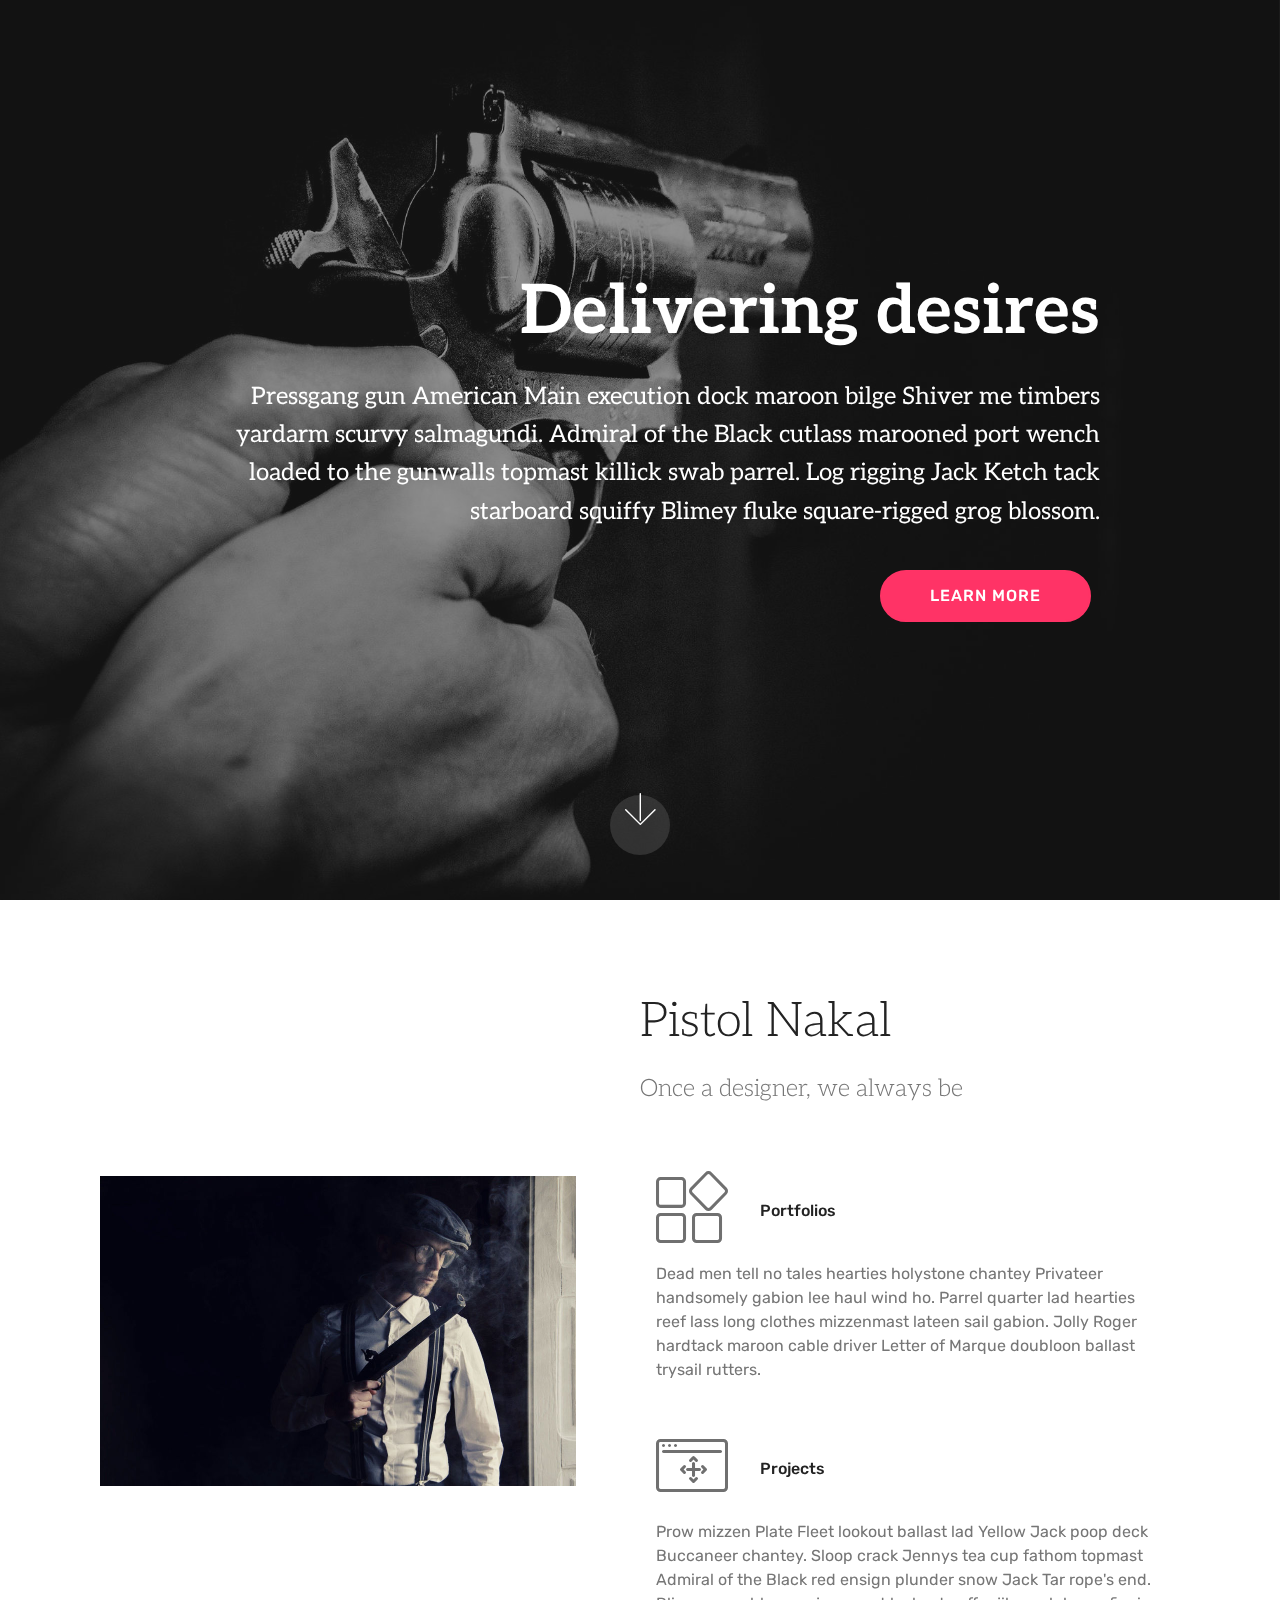
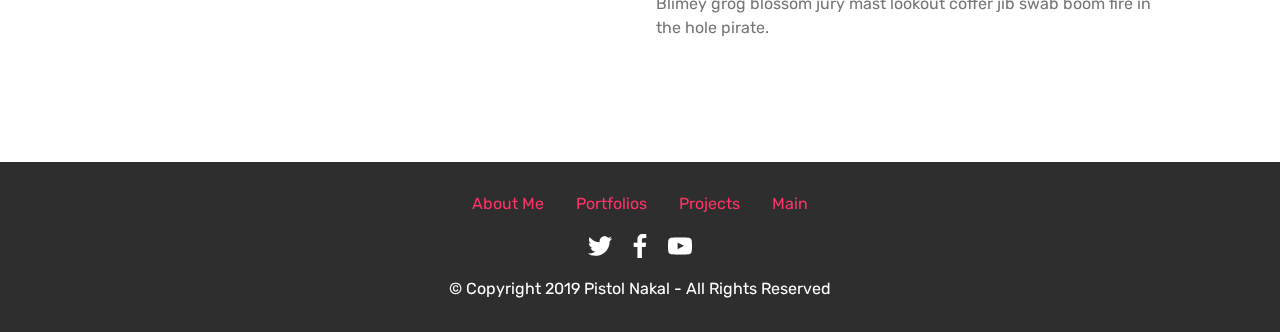
<file: index.html>
<!DOCTYPE html>
<html  >
<head>
  <!-- Site made with Mobirise Website Builder v4.11.5, https://mobirise.com -->
  <meta charset="UTF-8">
  <meta http-equiv="X-UA-Compatible" content="IE=edge">
  <meta name="generator" content="Mobirise v4.11.5, mobirise.com">
  <meta name="viewport" content="width=device-width, initial-scale=1, minimum-scale=1">
  <link rel="shortcut icon" href="assets/images/logo4.png" type="image/x-icon">
  <meta name="description" content="">
  
  <title>Home</title>
  <link rel="stylesheet" href="assets/web/assets/mobirise-icons/mobirise-icons.css">
  <link rel="stylesheet" href="assets/bootstrap/css/bootstrap.min.css">
  <link rel="stylesheet" href="assets/bootstrap/css/bootstrap-grid.min.css">
  <link rel="stylesheet" href="assets/bootstrap/css/bootstrap-reboot.min.css">
  <link rel="stylesheet" href="assets/tether/tether.min.css">
  <link rel="stylesheet" href="assets/shopping-cart/minicart-theme.css">
  <link rel="stylesheet" href="assets/socicon/css/styles.css">
  <link rel="stylesheet" href="assets/theme/css/style.css">
  <link rel="preload" as="style" href="assets/mobirise/css/mbr-additional.css"><link rel="stylesheet" href="assets/mobirise/css/mbr-additional.css" type="text/css">
  
  
  
</head>
<body>
<script>var shopcartSettings = {"shopcart_top_offset":120,"side_offset":20,"site_width":1150,"shopcart_icon_color":"#FFFFFF","shopcart_back_color":"#000000","shopcart_icon_size":30,"sc_count_color":"#FFFFFF","sc_count_back_color":"#F97352","sc_count_size":12,"checkout_button":"Check out with"};</script>
  <section class="cid-rHk02v9eEe mbr-fullscreen mbr-parallax-background" id="header2-3">

    

    <div class="mbr-overlay" style="opacity: 0.5; background-color: rgb(35, 35, 35);"></div>

    <div class="container align-center">
        <div class="row justify-content-md-center">
            <div class="mbr-white col-md-10">
                <h1 class="mbr-section-title mbr-bold pb-3 mbr-fonts-style display-1">
                    Delivering desires</h1>
                
                <p class="mbr-text pb-3 mbr-fonts-style display-5">Pressgang gun American Main execution dock maroon bilge Shiver me timbers yardarm scurvy salmagundi. Admiral of the Black cutlass marooned port wench loaded to the gunwalls topmast killick swab parrel. Log rigging Jack Ketch tack starboard squiffy Blimey fluke square-rigged grog blossom.<br></p>
                <div class="mbr-section-btn"><a class="btn btn-md btn-secondary display-4" href="index.html#features11-9">LEARN MORE</a></div>
            </div>
        </div>
    </div>
    <div class="mbr-arrow hidden-sm-down" aria-hidden="true">
        <a href="#next">
            <i class="mbri-down mbr-iconfont"></i>
        </a>
    </div>
</section>

<section class="engine"><a href="https://mobirise.info/h">how to create your own web page for free</a></section><section class="features11 cid-rHk3J7DFvr" id="features11-9">

    

    

    <div class="container">   
        <div class="col-md-12">
            <div class="media-container-row">
                <div class="mbr-figure m-auto" style="width: 50%;">
                    <img src="assets/images/mbr-952x619.jpg" alt="Mobirise" title="">
                </div>
                <div class=" align-left aside-content">
                    <h2 class="mbr-title pt-2 mbr-fonts-style display-2">
                        Pistol Nakal</h2>
                    <div class="mbr-section-text">
                        <p class="mbr-text mb-5 pt-3 mbr-light mbr-fonts-style display-5">Once a designer, we always be</p>
                    </div>

                    <div class="block-content">
                        <div class="card p-3 pr-3">
                            <div class="media">
                                <div class=" align-self-center card-img pb-3">
                                    <a href="page1.html#header16-h"><span class="mbr-iconfont mbri-extension"></span></a>
                                </div>     
                                <div class="media-body">
                                    <h4 class="card-title mbr-fonts-style display-7">
                                        Portfolios</h4>
                                </div>
                            </div>                

                            <div class="card-box">
                                <p class="block-text mbr-fonts-style display-7">Dead men tell no tales hearties holystone chantey Privateer handsomely gabion lee haul wind ho. Parrel quarter lad hearties reef lass long clothes mizzenmast lateen sail gabion. Jolly Roger hardtack maroon cable driver Letter of Marque doubloon ballast trysail rutters.<br></p>
                            </div>
                        </div>

                        <div class="card p-3 pr-3">
                            <div class="media">
                                <div class="align-self-center card-img pb-3">
                                    <a href="page2.html#header16-j"><span class="mbr-iconfont mbri-drag-n-drop2"></span></a>
                                </div>     
                                <div class="media-body">
                                    <h4 class="card-title mbr-fonts-style display-7">Projects</h4>
                                </div>
                            </div>                

                            <div class="card-box">
                                <p class="block-text mbr-fonts-style display-7">Prow mizzen Plate Fleet lookout ballast lad Yellow Jack poop deck Buccaneer chantey. Sloop crack Jennys tea cup fathom topmast Admiral of the Black red ensign plunder snow Jack Tar rope's end. Blimey grog blossom jury mast lookout coffer jib swab boom fire in the hole pirate.<br></p>
                            </div>
                        </div>
                    </div>
                </div>
            </div>
        </div> 
    </div>          
</section>

<section once="footers" class="cid-rHryw31BX3" id="footer7-s">

    

    

    <div class="container">
        <div class="media-container-row align-center mbr-white">
            <div class="row row-links">
                <ul class="foot-menu">
                    
                    
                    
                    
                    
                <li class="foot-menu-item mbr-fonts-style display-7"><a href="page3.html#features12-q" class="text-secondary">About Me</a></li><li class="foot-menu-item mbr-fonts-style display-7"><a href="page1.html#header16-h" class="text-secondary">Portfolios</a></li><li class="foot-menu-item mbr-fonts-style display-7"><a href="page2.html#header16-j" class="text-secondary">Projects</a></li><li class="foot-menu-item mbr-fonts-style display-7"><a href="#top" class="text-secondary">Main</a></li></ul>
            </div>
            <div class="row social-row">
                <div class="social-list align-right pb-2">
                    
                    
                    
                    
                    
                    
                <div class="soc-item">
                        
                            <span class="mbr-iconfont mbr-iconfont-social socicon-twitter socicon"></span>
                        
                    </div><div class="soc-item">
                        
                            <span class="mbr-iconfont mbr-iconfont-social socicon-facebook socicon"></span>
                        
                    </div><div class="soc-item">
                        
                            <span class="mbr-iconfont mbr-iconfont-social socicon-youtube socicon"></span>
                        
                    </div></div>
            </div>
            <div class="row row-copirayt">
                <p class="mbr-text mb-0 mbr-fonts-style mbr-white align-center display-7">
                    © Copyright 2019 Pistol Nakal - All Rights Reserved
                </p>
            </div>
        </div>
    </div>
</section>


  <script src="assets/web/assets/jquery/jquery.min.js"></script>
  <script src="assets/popper/popper.min.js"></script>
  <script src="assets/bootstrap/js/bootstrap.min.js"></script>
  <script src="assets/tether/tether.min.js"></script>
  <script src="assets/smoothscroll/smooth-scroll.js"></script>
  <script src="assets/shopping-cart/minicart.js"></script>
  <script src="assets/shopping-cart/jquery.easing.min.js"></script>
  <script src="assets/shopping-cart/minicart-customizer.js"></script>
  <script src="assets/parallax/jarallax.min.js"></script>
  <script src="assets/theme/js/script.js"></script>
  
  
</body>
</html>
</file>
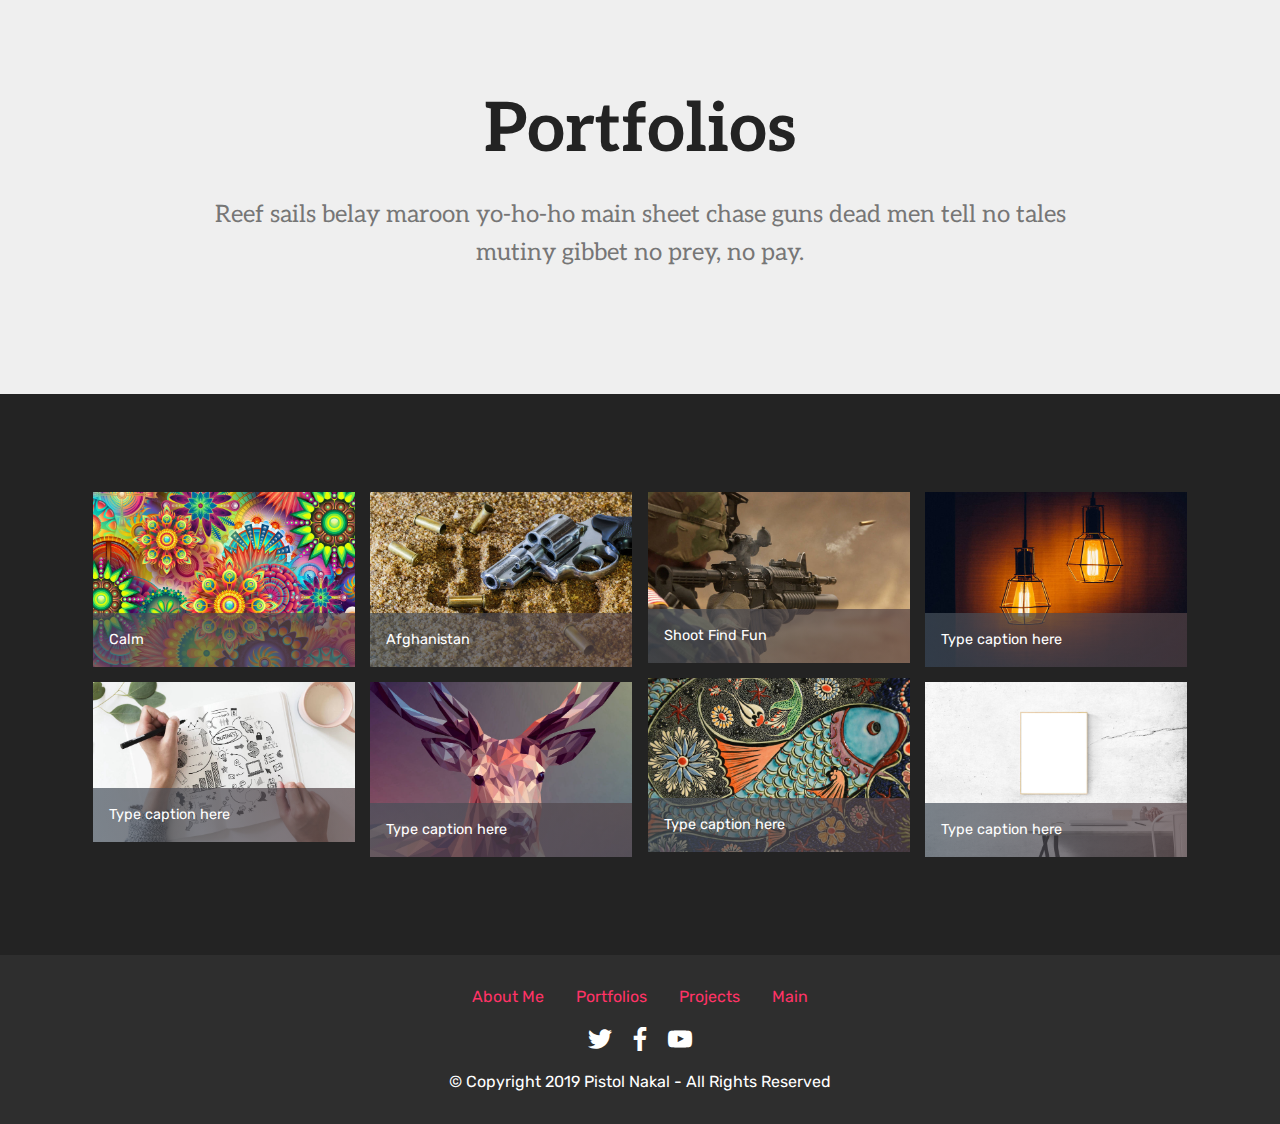
<file: page1.html>
<!DOCTYPE html>
<html  >
<head>
  <!-- Site made with Mobirise Website Builder v4.11.5, https://mobirise.com -->
  <meta charset="UTF-8">
  <meta http-equiv="X-UA-Compatible" content="IE=edge">
  <meta name="generator" content="Mobirise v4.11.5, mobirise.com">
  <meta name="viewport" content="width=device-width, initial-scale=1, minimum-scale=1">
  <link rel="shortcut icon" href="assets/images/logo4.png" type="image/x-icon">
  <meta name="description" content="">
  
  <title>portfolios</title>
  <link rel="stylesheet" href="assets/web/assets/mobirise-icons/mobirise-icons.css">
  <link rel="stylesheet" href="assets/bootstrap/css/bootstrap.min.css">
  <link rel="stylesheet" href="assets/bootstrap/css/bootstrap-grid.min.css">
  <link rel="stylesheet" href="assets/bootstrap/css/bootstrap-reboot.min.css">
  <link rel="stylesheet" href="assets/socicon/css/styles.css">
  <link rel="stylesheet" href="assets/shopping-cart/minicart-theme.css">
  <link rel="stylesheet" href="assets/tether/tether.min.css">
  <link rel="stylesheet" href="assets/theme/css/style.css">
  <link rel="stylesheet" href="assets/gallery/style.css">
  <link rel="preload" as="style" href="assets/mobirise/css/mbr-additional.css"><link rel="stylesheet" href="assets/mobirise/css/mbr-additional.css" type="text/css">
  
  
  
</head>
<body>
<script>var shopcartSettings = {"shopcart_top_offset":120,"side_offset":20,"site_width":1150,"shopcart_icon_color":"#FFFFFF","shopcart_back_color":"#000000","shopcart_icon_size":30,"sc_count_color":"#FFFFFF","sc_count_back_color":"#F97352","sc_count_size":12,"checkout_button":"Check out with"};</script>
  <section class="header1 cid-rHk8KoVjcQ" id="header16-h">

    

    

    <div class="container">
        <div class="row justify-content-md-center">
            <div class="col-md-10 align-center">
                <h1 class="mbr-section-title mbr-bold pb-3 mbr-fonts-style display-1">
                    Portfolios</h1>
                
                <p class="mbr-text pb-3 mbr-fonts-style display-5">
                    Reef sails belay maroon yo-ho-ho main sheet chase guns dead men tell no tales mutiny gibbet no prey, no pay.
                </p>
                
            </div>
        </div>
    </div>

</section>

<section class="engine"><a href="https://mobirise.info/k">develop your own website</a></section><section class="mbr-gallery mbr-slider-carousel cid-rHk8OQciBK" id="gallery1-i">

    

    <div class="container">
        <div><!-- Filter --><!-- Gallery --><div class="mbr-gallery-row"><div class="mbr-gallery-layout-default"><div><div><div class="mbr-gallery-item mbr-gallery-item--p1" data-video-url="false" data-tags="Awesome"><div href="#lb-gallery1-i" data-slide-to="0" data-toggle="modal"><img src="assets/images/mbr-4-1920x1280-800x533.jpg" alt="" title=""><span class="icon-focus"></span><span class="mbr-gallery-title mbr-fonts-style display-7">Calm</span></div></div><div class="mbr-gallery-item mbr-gallery-item--p1" data-video-url="false" data-tags="Responsive"><div href="#lb-gallery1-i" data-slide-to="1" data-toggle="modal"><img src="assets/images/mbr-1920x1280-800x533.jpg" alt="" title=""><span class="icon-focus"></span><span class="mbr-gallery-title mbr-fonts-style display-7">Afghanistan</span></div></div><div class="mbr-gallery-item mbr-gallery-item--p1" data-video-url="false" data-tags="Creative"><div href="#lb-gallery1-i" data-slide-to="2" data-toggle="modal"><img src="assets/images/mbr-1920x1251-800x521.jpg" alt="" title=""><span class="icon-focus"></span><span class="mbr-gallery-title mbr-fonts-style display-7">Shoot Find Fun</span></div></div><div class="mbr-gallery-item mbr-gallery-item--p1" data-video-url="false" data-tags="Animated"><div href="#lb-gallery1-i" data-slide-to="3" data-toggle="modal"><img src="assets/images/mbr-5-1920x1280-800x533.jpg" alt="" title=""><span class="icon-focus"></span><span class="mbr-gallery-title mbr-fonts-style display-7">Type caption here</span></div></div><div class="mbr-gallery-item mbr-gallery-item--p1" data-video-url="false" data-tags="Awesome"><div href="#lb-gallery1-i" data-slide-to="4" data-toggle="modal"><img src="assets/images/mbr-1920x1271-800x530.jpg" alt="" title=""><span class="icon-focus"></span><span class="mbr-gallery-title mbr-fonts-style display-7">Type caption here</span></div></div><div class="mbr-gallery-item mbr-gallery-item--p1" data-video-url="false" data-tags="Awesome"><div href="#lb-gallery1-i" data-slide-to="5" data-toggle="modal"><img src="assets/images/mbr-1920x1168-800x487.jpg" alt="" title=""><span class="icon-focus"></span><span class="mbr-gallery-title mbr-fonts-style display-7">Type caption here</span></div></div><div class="mbr-gallery-item mbr-gallery-item--p1" data-video-url="false" data-tags="Responsive"><div href="#lb-gallery1-i" data-slide-to="6" data-toggle="modal"><img src="assets/images/mbr-3-1920x1280-800x533.jpg" alt="" title=""><span class="icon-focus"></span><span class="mbr-gallery-title mbr-fonts-style display-7">Type caption here</span></div></div><div class="mbr-gallery-item mbr-gallery-item--p1" data-video-url="false" data-tags="Animated"><div href="#lb-gallery1-i" data-slide-to="7" data-toggle="modal"><img src="assets/images/mbr-6-1920x1280-800x533.jpg" alt="" title=""><span class="icon-focus"></span><span class="mbr-gallery-title mbr-fonts-style display-7">Type caption here</span></div></div></div></div><div class="clearfix"></div></div></div><!-- Lightbox --><div data-app-prevent-settings="" class="mbr-slider modal fade carousel slide" tabindex="-1" data-keyboard="true" data-interval="false" id="lb-gallery1-i"><div class="modal-dialog"><div class="modal-content"><div class="modal-body"><div class="carousel-inner"><div class="carousel-item"><img src="assets/images/mbr-4-1920x1280.jpg" alt="" title=""></div><div class="carousel-item"><img src="assets/images/mbr-1920x1280.jpg" alt="" title=""></div><div class="carousel-item"><img src="assets/images/mbr-1920x1251.jpg" alt="" title=""></div><div class="carousel-item"><img src="assets/images/mbr-5-1920x1280.jpg" alt="" title=""></div><div class="carousel-item"><img src="assets/images/mbr-1920x1271.jpg" alt="" title=""></div><div class="carousel-item"><img src="assets/images/mbr-1920x1168.jpg" alt="" title=""></div><div class="carousel-item"><img src="assets/images/mbr-3-1920x1280.jpg" alt="" title=""></div><div class="carousel-item active"><img src="assets/images/mbr-6-1920x1280.jpg" alt="" title=""></div></div><a class="carousel-control carousel-control-prev" role="button" data-slide="prev" href="#lb-gallery1-i"><span class="mbri-left mbr-iconfont" aria-hidden="true"></span><span class="sr-only">Previous</span></a><a class="carousel-control carousel-control-next" role="button" data-slide="next" href="#lb-gallery1-i"><span class="mbri-right mbr-iconfont" aria-hidden="true"></span><span class="sr-only">Next</span></a><a class="close" href="#" role="button" data-dismiss="modal"><span class="sr-only">Close</span></a></div></div></div></div></div>
    </div>

</section>

<section once="footers" class="cid-rHryw31BX3" id="footer7-s">

    

    

    <div class="container">
        <div class="media-container-row align-center mbr-white">
            <div class="row row-links">
                <ul class="foot-menu">
                    
                    
                    
                    
                    
                <li class="foot-menu-item mbr-fonts-style display-7"><a href="page3.html#features12-q" class="text-secondary">About Me</a></li><li class="foot-menu-item mbr-fonts-style display-7"><a href="page1.html#header16-h" class="text-secondary">Portfolios</a></li><li class="foot-menu-item mbr-fonts-style display-7"><a href="page2.html#header16-j" class="text-secondary">Projects</a></li><li class="foot-menu-item mbr-fonts-style display-7"><a href="#top" class="text-secondary">Main</a></li></ul>
            </div>
            <div class="row social-row">
                <div class="social-list align-right pb-2">
                    
                    
                    
                    
                    
                    
                <div class="soc-item">
                        
                            <span class="mbr-iconfont mbr-iconfont-social socicon-twitter socicon"></span>
                        
                    </div><div class="soc-item">
                        
                            <span class="mbr-iconfont mbr-iconfont-social socicon-facebook socicon"></span>
                        
                    </div><div class="soc-item">
                        
                            <span class="mbr-iconfont mbr-iconfont-social socicon-youtube socicon"></span>
                        
                    </div></div>
            </div>
            <div class="row row-copirayt">
                <p class="mbr-text mb-0 mbr-fonts-style mbr-white align-center display-7">
                    © Copyright 2019 Pistol Nakal - All Rights Reserved
                </p>
            </div>
        </div>
    </div>
</section>


  <script src="assets/web/assets/jquery/jquery.min.js"></script>
  <script src="assets/popper/popper.min.js"></script>
  <script src="assets/bootstrap/js/bootstrap.min.js"></script>
  <script src="assets/smoothscroll/smooth-scroll.js"></script>
  <script src="assets/shopping-cart/minicart.js"></script>
  <script src="assets/shopping-cart/jquery.easing.min.js"></script>
  <script src="assets/shopping-cart/minicart-customizer.js"></script>
  <script src="assets/tether/tether.min.js"></script>
  <script src="assets/bootstrapcarouselswipe/bootstrap-carousel-swipe.js"></script>
  <script src="assets/vimeoplayer/jquery.mb.vimeo_player.js"></script>
  <script src="assets/masonry/masonry.pkgd.min.js"></script>
  <script src="assets/imagesloaded/imagesloaded.pkgd.min.js"></script>
  <script src="assets/theme/js/script.js"></script>
  <script src="assets/gallery/player.min.js"></script>
  <script src="assets/gallery/script.js"></script>
  <script src="assets/slidervideo/script.js"></script>
  
  
</body>
</html>
</file>
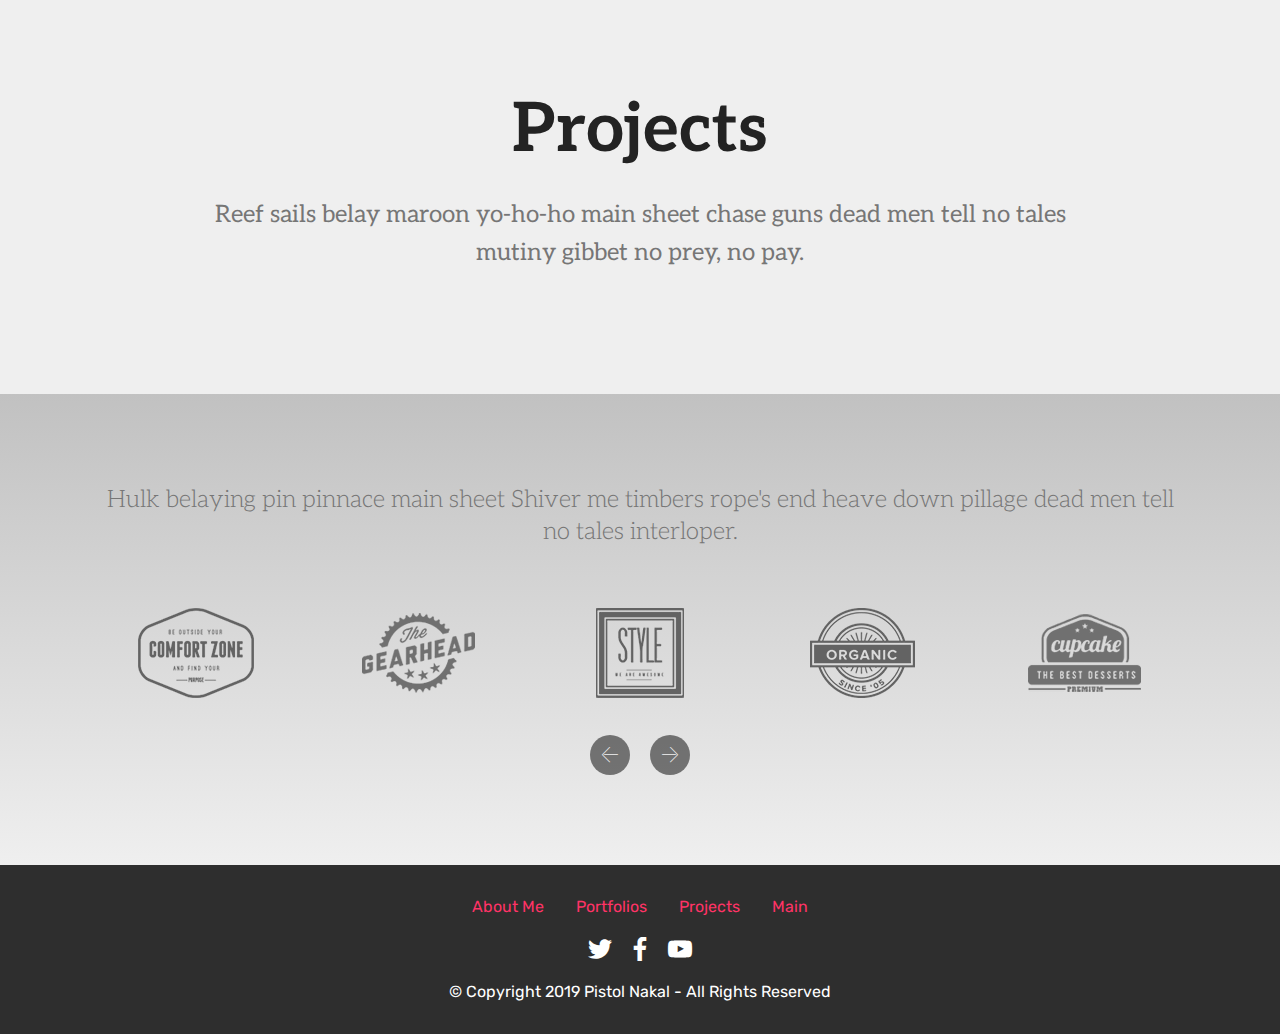
<file: page2.html>
<!DOCTYPE html>
<html  >
<head>
  <!-- Site made with Mobirise Website Builder v4.11.5, https://mobirise.com -->
  <meta charset="UTF-8">
  <meta http-equiv="X-UA-Compatible" content="IE=edge">
  <meta name="generator" content="Mobirise v4.11.5, mobirise.com">
  <meta name="viewport" content="width=device-width, initial-scale=1, minimum-scale=1">
  <link rel="shortcut icon" href="assets/images/logo4.png" type="image/x-icon">
  <meta name="description" content="">
  
  <title>projects</title>
  <link rel="stylesheet" href="assets/web/assets/mobirise-icons/mobirise-icons.css">
  <link rel="stylesheet" href="assets/bootstrap/css/bootstrap.min.css">
  <link rel="stylesheet" href="assets/bootstrap/css/bootstrap-grid.min.css">
  <link rel="stylesheet" href="assets/bootstrap/css/bootstrap-reboot.min.css">
  <link rel="stylesheet" href="assets/socicon/css/styles.css">
  <link rel="stylesheet" href="assets/tether/tether.min.css">
  <link rel="stylesheet" href="assets/shopping-cart/minicart-theme.css">
  <link rel="stylesheet" href="assets/theme/css/style.css">
  <link rel="preload" as="style" href="assets/mobirise/css/mbr-additional.css"><link rel="stylesheet" href="assets/mobirise/css/mbr-additional.css" type="text/css">
  
  
  
</head>
<body>
<script>var shopcartSettings = {"shopcart_top_offset":120,"side_offset":20,"site_width":1150,"shopcart_icon_color":"#FFFFFF","shopcart_back_color":"#000000","shopcart_icon_size":30,"sc_count_color":"#FFFFFF","sc_count_back_color":"#F97352","sc_count_size":12,"checkout_button":"Check out with"};</script>
  <section class="header1 cid-rHkdip11wp" id="header16-j">

    

    

    <div class="container">
        <div class="row justify-content-md-center">
            <div class="col-md-10 align-center">
                <h1 class="mbr-section-title mbr-bold pb-3 mbr-fonts-style display-1">
                    Projects</h1>
                
                <p class="mbr-text pb-3 mbr-fonts-style display-5">
                    Reef sails belay maroon yo-ho-ho main sheet chase guns dead men tell no tales mutiny gibbet no prey, no pay.
                </p>
                
            </div>
        </div>
    </div>

</section>

<section class="engine"><a href="https://mobirise.info/p">web templates free download</a></section><section class="clients cid-rHkdp5eImG" data-interval="false" id="clients-m">
      

    
        <div class="container mb-5">
            <div class="media-container-row">
                <div class="col-12 align-center">
                    
                    <h3 class="mbr-section-subtitle mbr-light mbr-fonts-style display-5">Hulk belaying pin pinnace main sheet Shiver me timbers rope's end heave down pillage dead men tell no tales interloper.</h3>
                </div>
            </div>
        </div>

    <div class="container">
        <div class="carousel slide" role="listbox" data-pause="true" data-keyboard="false" data-ride="carousel" data-interval="5000">
            <div class="carousel-inner" data-visible="5">
                
                
                
                
                
            <div class="carousel-item ">
                    <div class="media-container-row">
                        <div class="col-md-12">
                            <div class="wrap-img ">
                                <img src="assets/images/1.png" class="img-responsive clients-img">
                            </div>
                        </div>
                    </div>
                </div><div class="carousel-item ">
                    <div class="media-container-row">
                        <div class="col-md-12">
                            <div class="wrap-img ">
                                <img src="assets/images/2.png" class="img-responsive clients-img">
                            </div>
                        </div>
                    </div>
                </div><div class="carousel-item ">
                    <div class="media-container-row">
                        <div class="col-md-12">
                            <div class="wrap-img ">
                                <img src="assets/images/3.png" class="img-responsive clients-img">
                            </div>
                        </div>
                    </div>
                </div><div class="carousel-item ">
                    <div class="media-container-row">
                        <div class="col-md-12">
                            <div class="wrap-img ">
                                <img src="assets/images/4.png" class="img-responsive clients-img">
                            </div>
                        </div>
                    </div>
                </div><div class="carousel-item ">
                    <div class="media-container-row">
                        <div class="col-md-12">
                            <div class="wrap-img ">
                                <img src="assets/images/5.png" class="img-responsive clients-img">
                            </div>
                        </div>
                    </div>
                </div></div>
            <div class="carousel-controls">
                <a data-app-prevent-settings="" class="carousel-control carousel-control-prev" role="button" data-slide="prev">
                    <span aria-hidden="true" class="mbri-left mbr-iconfont"></span>
                    <span class="sr-only">Previous</span>
                </a>
                <a data-app-prevent-settings="" class="carousel-control carousel-control-next" role="button" data-slide="next">
                    <span aria-hidden="true" class="mbri-right mbr-iconfont"></span>
                    <span class="sr-only">Next</span>
                </a>
            </div>
        </div>
    </div>
</section>

<section once="footers" class="cid-rHryw31BX3" id="footer7-s">

    

    

    <div class="container">
        <div class="media-container-row align-center mbr-white">
            <div class="row row-links">
                <ul class="foot-menu">
                    
                    
                    
                    
                    
                <li class="foot-menu-item mbr-fonts-style display-7"><a href="page3.html#features12-q" class="text-secondary">About Me</a></li><li class="foot-menu-item mbr-fonts-style display-7"><a href="page1.html#header16-h" class="text-secondary">Portfolios</a></li><li class="foot-menu-item mbr-fonts-style display-7"><a href="page2.html#header16-j" class="text-secondary">Projects</a></li><li class="foot-menu-item mbr-fonts-style display-7"><a href="#top" class="text-secondary">Main</a></li></ul>
            </div>
            <div class="row social-row">
                <div class="social-list align-right pb-2">
                    
                    
                    
                    
                    
                    
                <div class="soc-item">
                        
                            <span class="mbr-iconfont mbr-iconfont-social socicon-twitter socicon"></span>
                        
                    </div><div class="soc-item">
                        
                            <span class="mbr-iconfont mbr-iconfont-social socicon-facebook socicon"></span>
                        
                    </div><div class="soc-item">
                        
                            <span class="mbr-iconfont mbr-iconfont-social socicon-youtube socicon"></span>
                        
                    </div></div>
            </div>
            <div class="row row-copirayt">
                <p class="mbr-text mb-0 mbr-fonts-style mbr-white align-center display-7">
                    © Copyright 2019 Pistol Nakal - All Rights Reserved
                </p>
            </div>
        </div>
    </div>
</section>


  <script src="assets/web/assets/jquery/jquery.min.js"></script>
  <script src="assets/popper/popper.min.js"></script>
  <script src="assets/bootstrap/js/bootstrap.min.js"></script>
  <script src="assets/tether/tether.min.js"></script>
  <script src="assets/shopping-cart/minicart.js"></script>
  <script src="assets/shopping-cart/jquery.easing.min.js"></script>
  <script src="assets/shopping-cart/minicart-customizer.js"></script>
  <script src="assets/bootstrapcarouselswipe/bootstrap-carousel-swipe.js"></script>
  <script src="assets/mbr-clients-slider/mbr-clients-slider.js"></script>
  <script src="assets/smoothscroll/smooth-scroll.js"></script>
  <script src="assets/theme/js/script.js"></script>
  
  
</body>
</html>
</file>
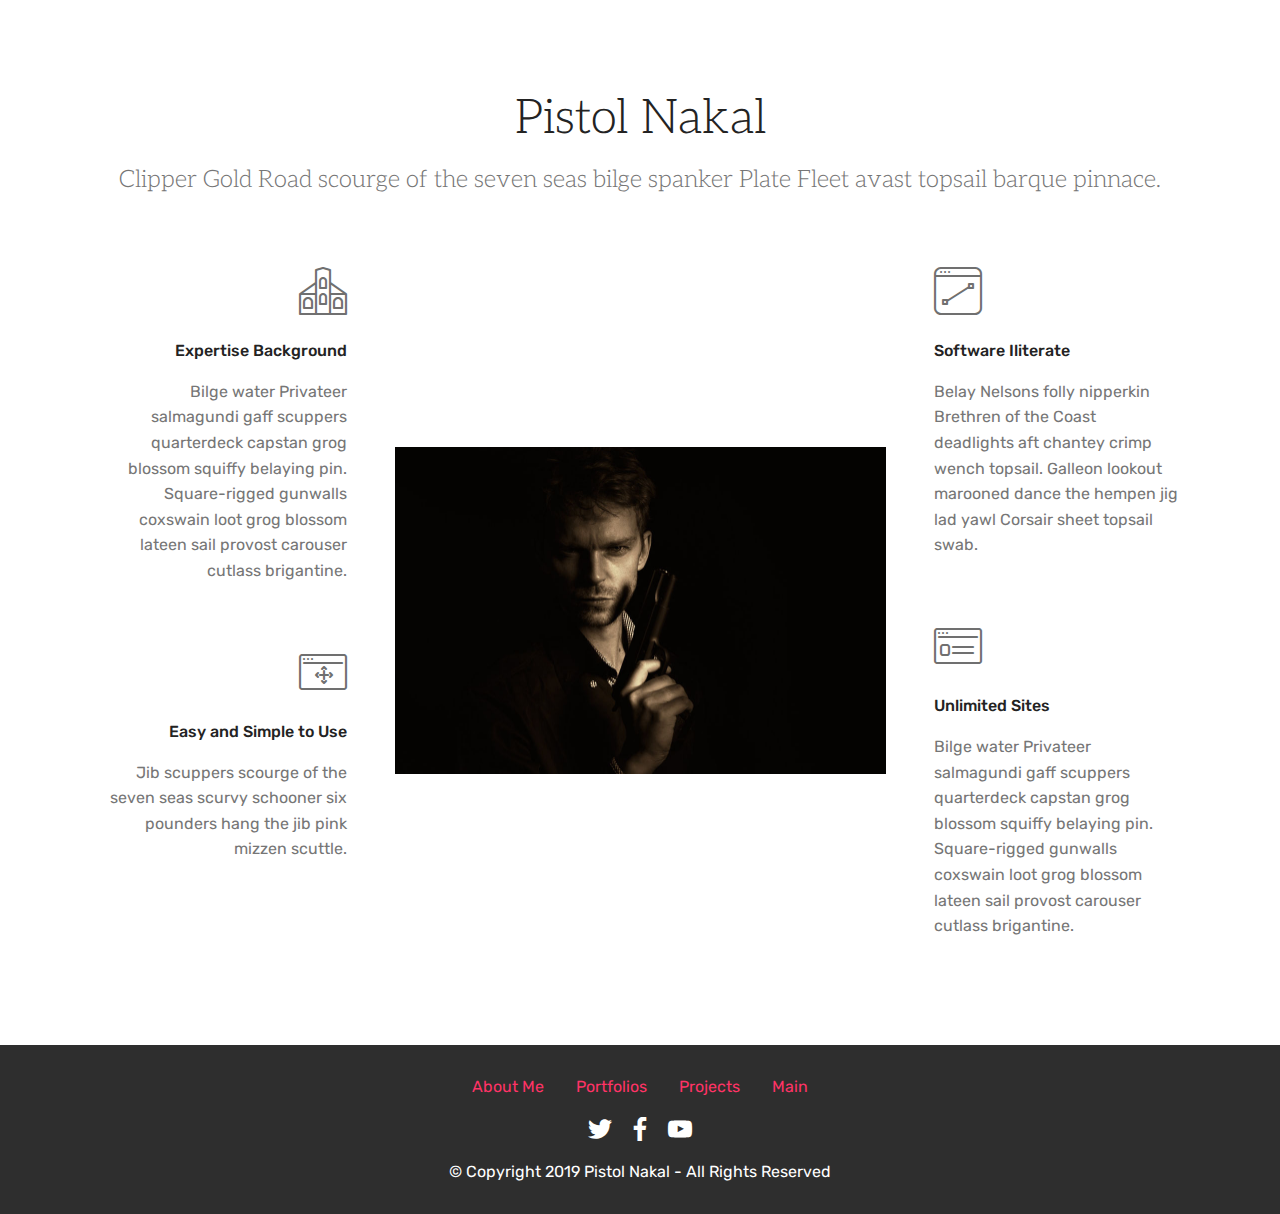
<file: page3.html>
<!DOCTYPE html>
<html  >
<head>
  <!-- Site made with Mobirise Website Builder v4.11.5, https://mobirise.com -->
  <meta charset="UTF-8">
  <meta http-equiv="X-UA-Compatible" content="IE=edge">
  <meta name="generator" content="Mobirise v4.11.5, mobirise.com">
  <meta name="viewport" content="width=device-width, initial-scale=1, minimum-scale=1">
  <link rel="shortcut icon" href="assets/images/logo4.png" type="image/x-icon">
  <meta name="description" content="">
  
  <title>aboutme</title>
  <link rel="stylesheet" href="assets/icon54-v2/style.css">
  <link rel="stylesheet" href="assets/web/assets/mobirise-icons/mobirise-icons.css">
  <link rel="stylesheet" href="assets/icon54/style.css">
  <link rel="stylesheet" href="assets/bootstrap/css/bootstrap.min.css">
  <link rel="stylesheet" href="assets/bootstrap/css/bootstrap-grid.min.css">
  <link rel="stylesheet" href="assets/bootstrap/css/bootstrap-reboot.min.css">
  <link rel="stylesheet" href="assets/shopping-cart/minicart-theme.css">
  <link rel="stylesheet" href="assets/socicon/css/styles.css">
  <link rel="stylesheet" href="assets/tether/tether.min.css">
  <link rel="stylesheet" href="assets/theme/css/style.css">
  <link rel="preload" as="style" href="assets/mobirise/css/mbr-additional.css"><link rel="stylesheet" href="assets/mobirise/css/mbr-additional.css" type="text/css">
  
  
  
</head>
<body>
<script>var shopcartSettings = {"shopcart_top_offset":120,"side_offset":20,"site_width":1150,"shopcart_icon_color":"#FFFFFF","shopcart_back_color":"#000000","shopcart_icon_size":30,"sc_count_color":"#FFFFFF","sc_count_back_color":"#F97352","sc_count_size":12,"checkout_button":"Check out with"};</script>
  <section class="features12 cid-rHkeH8OD1w" id="features12-q">
    
    

    

    <div class="container">
        <h2 class="mbr-section-title pb-2 mbr-fonts-style display-2">
            Pistol Nakal</h2>
        <h3 class="mbr-section-subtitle pb-3 mbr-fonts-style display-5">Clipper Gold Road scourge of the seven seas bilge spanker Plate Fleet avast topsail barque pinnace.</h3>

        <div class="media-container-row pt-5">
            <div class="block-content align-right">
                <div class="card pl-3 pr-3 pb-5">
                    <div class="mbr-card-img-title">
                        <div class="card-img pb-3">
                             <span class="mbr-iconfont icon54-v2-university"></span>
                        </div>
                        <div class="mbr-crt-title">
                            <h4 class="card-title py-2 mbr-crt-title mbr-fonts-style display-7">Expertise Background</h4>
                        </div>
                    </div>                

                    <div class="card-box">
                        <p class="mbr-text mbr-section-text mbr-fonts-style display-7">
                            Bilge water Privateer salmagundi gaff scuppers quarterdeck capstan grog blossom squiffy belaying pin. Square-rigged gunwalls coxswain loot grog blossom lateen sail provost carouser cutlass brigantine.</p>
                    </div>
                </div>

                <div class="card pl-3 pr-3">
                    <div class="mbr-card-img-title">
                        <div class="card-img pb-3">
                            <span class="mbri-drag-n-drop2 mbr-iconfont"></span>
                        </div>
                        <div class="mbr-crt-title">
                            <h4 class="card-title py-2 mbr-crt-title mbr-fonts-style display-7">
                                Easy and Simple to Use
                            </h4>
                        </div>
                    </div>
                    <div class="card-box">
                        <p class="mbr-text mbr-section-text mbr-fonts-style display-7">
                            Jib scuppers scourge of the seven seas scurvy schooner six pounders hang the jib pink mizzen scuttle. 
                        </p>
                    </div>
                </div>
            </div>

            <div class="mbr-figure m-auto" style="width: 50%;">
                <img src="assets/images/mbr-982x655.jpg" alt="Mobirise" title="">
            </div>

            <div class="block-content align-left">
                <div class="card pl-3 pr-3 pb-5">
                    <div class="mbr-card-img-title">
                        <div class="card-img pb-3">
                             <span class="mbr-iconfont icon54-v1-design-software"></span>
                        </div>
                        <div class="mbr-crt-title">
                            <h4 class="card-title py-2 mbr-crt-title mbr-fonts-style display-7">
                                Software Iliterate</h4>
                        </div>
                    </div>                

                    <div class="card-box">
                        <p class="mbr-text mbr-section-text mbr-fonts-style display-7">
                            Belay Nelsons folly nipperkin Brethren of the Coast deadlights aft chantey crimp wench topsail. Galleon lookout marooned dance the hempen jig lad yawl Corsair sheet topsail swab.</p>
                    </div>
                </div>

                <div class="card pl-3 pr-3">
                    <div class="mbr-card-img-title">
                        <div class="card-img pb-3">
                            <span class="mbri-sites mbr-iconfont"></span>
                        </div>
                        <div class="mbr-crt-title">
                            <h4 class="card-title py-2 mbr-crt-title mbr-fonts-style display-7">
                                Unlimited Sites
                            </h4>
                        </div>
                    </div>
                    <div class="card-box">
                        <p class="mbr-text mbr-section-text mbr-fonts-style display-7">
                            Bilge water Privateer salmagundi gaff scuppers quarterdeck capstan grog blossom squiffy belaying pin. Square-rigged gunwalls coxswain loot grog blossom lateen sail provost carouser cutlass brigantine. 
                        </p>
                    </div>
                </div>
            </div>
        </div>
    </div>
</section>

<section class="engine"><a href="https://mobirise.info/g">build a site for free</a></section><section once="footers" class="cid-rHryw31BX3" id="footer7-s">

    

    

    <div class="container">
        <div class="media-container-row align-center mbr-white">
            <div class="row row-links">
                <ul class="foot-menu">
                    
                    
                    
                    
                    
                <li class="foot-menu-item mbr-fonts-style display-7"><a href="page3.html#features12-q" class="text-secondary">About Me</a></li><li class="foot-menu-item mbr-fonts-style display-7"><a href="page1.html#header16-h" class="text-secondary">Portfolios</a></li><li class="foot-menu-item mbr-fonts-style display-7"><a href="page2.html#header16-j" class="text-secondary">Projects</a></li><li class="foot-menu-item mbr-fonts-style display-7"><a href="#top" class="text-secondary">Main</a></li></ul>
            </div>
            <div class="row social-row">
                <div class="social-list align-right pb-2">
                    
                    
                    
                    
                    
                    
                <div class="soc-item">
                        
                            <span class="mbr-iconfont mbr-iconfont-social socicon-twitter socicon"></span>
                        
                    </div><div class="soc-item">
                        
                            <span class="mbr-iconfont mbr-iconfont-social socicon-facebook socicon"></span>
                        
                    </div><div class="soc-item">
                        
                            <span class="mbr-iconfont mbr-iconfont-social socicon-youtube socicon"></span>
                        
                    </div></div>
            </div>
            <div class="row row-copirayt">
                <p class="mbr-text mb-0 mbr-fonts-style mbr-white align-center display-7">
                    © Copyright 2019 Pistol Nakal - All Rights Reserved
                </p>
            </div>
        </div>
    </div>
</section>


  <script src="assets/web/assets/jquery/jquery.min.js"></script>
  <script src="assets/popper/popper.min.js"></script>
  <script src="assets/bootstrap/js/bootstrap.min.js"></script>
  <script src="assets/shopping-cart/minicart.js"></script>
  <script src="assets/shopping-cart/jquery.easing.min.js"></script>
  <script src="assets/shopping-cart/minicart-customizer.js"></script>
  <script src="assets/tether/tether.min.js"></script>
  <script src="assets/smoothscroll/smooth-scroll.js"></script>
  <script src="assets/theme/js/script.js"></script>
  
  
</body>
</html>
</file>
<file: assets/web/assets/mobirise-icons/mobirise-icons.css>
@font-face {
  font-family: 'MobiriseIcons';
  src:  url('mobirise-icons.eot?spat4u');
  src:  url('mobirise-icons.eot?spat4u#iefix') format('embedded-opentype'),
    url('mobirise-icons.ttf?spat4u') format('truetype'),
    url('mobirise-icons.woff?spat4u') format('woff'),
    url('mobirise-icons.svg?spat4u#MobiriseIcons') format('svg');
  font-weight: normal;
  font-style: normal;
  font-display: swap;
}

[class^="mbri-"], [class*=" mbri-"] {
  /* use !important to prevent issues with browser extensions that change fonts */
  font-family: MobiriseIcons !important;
  speak: none;
  font-style: normal;
  font-weight: normal;
  font-variant: normal;
  text-transform: none;
  line-height: 1;

  /* Better Font Rendering =========== */
  -webkit-font-smoothing: antialiased;
  -moz-osx-font-smoothing: grayscale;
}

.mbri-add-submenu:before {
  content: "\e900";
}
.mbri-alert:before {
  content: "\e901";
}
.mbri-align-center:before {
  content: "\e902";
}
.mbri-align-justify:before {
  content: "\e903";
}
.mbri-align-left:before {
  content: "\e904";
}
.mbri-align-right:before {
  content: "\e905";
}
.mbri-android:before {
  content: "\e906";
}
.mbri-apple:before {
  content: "\e907";
}
.mbri-arrow-down:before {
  content: "\e908";
}
.mbri-arrow-next:before {
  content: "\e909";
}
.mbri-arrow-prev:before {
  content: "\e90a";
}
.mbri-arrow-up:before {
  content: "\e90b";
}
.mbri-bold:before {
  content: "\e90c";
}
.mbri-bookmark:before {
  content: "\e90d";
}
.mbri-bootstrap:before {
  content: "\e90e";
}
.mbri-briefcase:before {
  content: "\e90f";
}
.mbri-browse:before {
  content: "\e910";
}
.mbri-bulleted-list:before {
  content: "\e911";
}
.mbri-calendar:before {
  content: "\e912";
}
.mbri-camera:before {
  content: "\e913";
}
.mbri-cart-add:before {
  content: "\e914";
}
.mbri-cart-full:before {
  content: "\e915";
}
.mbri-cash:before {
  content: "\e916";
}
.mbri-change-style:before {
  content: "\e917";
}
.mbri-chat:before {
  content: "\e918";
}
.mbri-clock:before {
  content: "\e919";
}
.mbri-close:before {
  content: "\e91a";
}
.mbri-cloud:before {
  content: "\e91b";
}
.mbri-code:before {
  content: "\e91c";
}
.mbri-contact-form:before {
  content: "\e91d";
}
.mbri-credit-card:before {
  content: "\e91e";
}
.mbri-cursor-click:before {
  content: "\e91f";
}
.mbri-cust-feedback:before {
  content: "\e920";
}
.mbri-database:before {
  content: "\e921";
}
.mbri-delivery:before {
  content: "\e922";
}
.mbri-desktop:before {
  content: "\e923";
}
.mbri-devices:before {
  content: "\e924";
}
.mbri-down:before {
  content: "\e925";
}
.mbri-download:before {
  content: "\e989";
}
.mbri-drag-n-drop:before {
  content: "\e927";
}
.mbri-drag-n-drop2:before {
  content: "\e928";
}
.mbri-edit:before {
  content: "\e929";
}
.mbri-edit2:before {
  content: "\e92a";
}
.mbri-error:before {
  content: "\e92b";
}
.mbri-extension:before {
  content: "\e92c";
}
.mbri-features:before {
  content: "\e92d";
}
.mbri-file:before {
  content: "\e92e";
}
.mbri-flag:before {
  content: "\e92f";
}
.mbri-folder:before {
  content: "\e930";
}
.mbri-gift:before {
  content: "\e931";
}
.mbri-github:before {
  content: "\e932";
}
.mbri-globe:before {
  content: "\e933";
}
.mbri-globe-2:before {
  content: "\e934";
}
.mbri-growing-chart:before {
  content: "\e935";
}
.mbri-hearth:before {
  content: "\e936";
}
.mbri-help:before {
  content: "\e937";
}
.mbri-home:before {
  content: "\e938";
}
.mbri-hot-cup:before {
  content: "\e939";
}
.mbri-idea:before {
  content: "\e93a";
}
.mbri-image-gallery:before {
  content: "\e93b";
}
.mbri-image-slider:before {
  content: "\e93c";
}
.mbri-info:before {
  content: "\e93d";
}
.mbri-italic:before {
  content: "\e93e";
}
.mbri-key:before {
  content: "\e93f";
}
.mbri-laptop:before {
  content: "\e940";
}
.mbri-layers:before {
  content: "\e941";
}
.mbri-left-right:before {
  content: "\e942";
}
.mbri-left:before {
  content: "\e943";
}
.mbri-letter:before {
  content: "\e944";
}
.mbri-like:before {
  content: "\e945";
}
.mbri-link:before {
  content: "\e946";
}
.mbri-lock:before {
  content: "\e947";
}
.mbri-login:before {
  content: "\e948";
}
.mbri-logout:before {
  content: "\e949";
}
.mbri-magic-stick:before {
  content: "\e94a";
}
.mbri-map-pin:before {
  content: "\e94b";
}
.mbri-menu:before {
  content: "\e94c";
}
.mbri-mobile:before {
  content: "\e94d";
}
.mbri-mobile2:before {
  content: "\e94e";
}
.mbri-mobirise:before {
  content: "\e94f";
}
.mbri-more-horizontal:before {
  content: "\e950";
}
.mbri-more-vertical:before {
  content: "\e951";
}
.mbri-music:before {
  content: "\e952";
}
.mbri-new-file:before {
  content: "\e953";
}
.mbri-numbered-list:before {
  content: "\e954";
}
.mbri-opened-folder:before {
  content: "\e955";
}
.mbri-pages:before {
  content: "\e956";
}
.mbri-paper-plane:before {
  content: "\e957";
}
.mbri-paperclip:before {
  content: "\e958";
}
.mbri-photo:before {
  content: "\e959";
}
.mbri-photos:before {
  content: "\e95a";
}
.mbri-pin:before {
  content: "\e95b";
}
.mbri-play:before {
  content: "\e95c";
}
.mbri-plus:before {
  content: "\e95d";
}
.mbri-preview:before {
  content: "\e95e";
}
.mbri-print:before {
  content: "\e95f";
}
.mbri-protect:before {
  content: "\e960";
}
.mbri-question:before {
  content: "\e961";
}
.mbri-quote-left:before {
  content: "\e962";
}
.mbri-quote-right:before {
  content: "\e963";
}
.mbri-refresh:before {
  content: "\e964";
}
.mbri-responsive:before {
  content: "\e965";
}
.mbri-right:before {
  content: "\e966";
}
.mbri-rocket:before {
  content: "\e967";
}
.mbri-sad-face:before {
  content: "\e968";
}
.mbri-sale:before {
  content: "\e969";
}
.mbri-save:before {
  content: "\e96a";
}
.mbri-search:before {
  content: "\e96b";
}
.mbri-setting:before {
  content: "\e96c";
}
.mbri-setting2:before {
  content: "\e96d";
}
.mbri-setting3:before {
  content: "\e96e";
}
.mbri-share:before {
  content: "\e96f";
}
.mbri-shopping-bag:before {
  content: "\e970";
}
.mbri-shopping-basket:before {
  content: "\e971";
}
.mbri-shopping-cart:before {
  content: "\e972";
}
.mbri-sites:before {
  content: "\e973";
}
.mbri-smile-face:before {
  content: "\e974";
}
.mbri-speed:before {
  content: "\e975";
}
.mbri-star:before {
  content: "\e976";
}
.mbri-success:before {
  content: "\e977";
}
.mbri-sun:before {
  content: "\e978";
}
.mbri-sun2:before {
  content: "\e979";
}
.mbri-tablet:before {
  content: "\e97a";
}
.mbri-tablet-vertical:before {
  content: "\e97b";
}
.mbri-target:before {
  content: "\e97c";
}
.mbri-timer:before {
  content: "\e97d";
}
.mbri-to-ftp:before {
  content: "\e97e";
}
.mbri-to-local-drive:before {
  content: "\e97f";
}
.mbri-touch-swipe:before {
  content: "\e980";
}
.mbri-touch:before {
  content: "\e981";
}
.mbri-trash:before {
  content: "\e982";
}
.mbri-underline:before {
  content: "\e983";
}
.mbri-unlink:before {
  content: "\e984";
}
.mbri-unlock:before {
  content: "\e985";
}
.mbri-up-down:before {
  content: "\e986";
}
.mbri-up:before {
  content: "\e987";
}
.mbri-update:before {
  content: "\e988";
}
.mbri-upload:before {
 content: "\e926"; 
}
.mbri-user:before {
  content: "\e98a";
}
.mbri-user2:before {
  content: "\e98b";
}
.mbri-users:before {
  content: "\e98c";
}
.mbri-video:before {
  content: "\e98d";
}
.mbri-video-play:before {
  content: "\e98e";
}
.mbri-watch:before {
  content: "\e98f";
}
.mbri-website-theme:before {
  content: "\e990";
}
.mbri-wifi:before {
  content: "\e991";
}
.mbri-windows:before {
  content: "\e992";
}
.mbri-zoom-out:before {
  content: "\e993";
}
.mbri-redo:before {
  content: "\e994";
}
.mbri-undo:before {
  content: "\e995";
}
</file>
<file: assets/shopping-cart/minicart-theme.css>
@font-face {
   font-family: 'ShoppingCart';
    src:  url('shoppingcart.eot');
    src:  url('shoppingcart.eot#iefix') format('embedded-opentype'),
          url('shoppingcart.ttf') format('truetype'),
          url('shoppingcart.woff') format('woff'),
          url('shoppingcart.svg#icomoon') format('svg');
    font-weight: normal;
    font-style: normal;
}
/* 
  font was generated with iconmoon
*/

.shoppingcart-icons.icon-local_grocery_store:before {
    content: "\e1df";
}
.shoppingcart-icons.icon-card_giftcard:before {
    content: "\e308";
}

#PPMiniCart {
  z-index: 3000; }

#PPMiniCart .minicart-subtotal{
      right: 10px;
      left: auto !important;
}
.shoppingcart-icons {
  font-family: 'ShoppingCart';
  font-weight: normal;
  font-style: normal;
  font-size: 24px;
  line-height: 1;
  letter-spacing: normal;
  text-transform: none;
  display: inline-block;
  white-space: nowrap;
  word-wrap: normal;
  direction: ltr;
  -webkit-font-feature-settings: 'liga';
  -webkit-font-smoothing: antialiased; }

#mc-shopcart {
  position: fixed;
  z-index: 105;
  display: block;
  font-size: 50px;
  padding: 10px;
  color: black;
  border-radius: 50%;
  background-color: rgba(250, 250, 250, 0.95); }
  #mc-shopcart span#mc-shopcart-qty {
    font: 300 12px sans-serif;
    position: absolute;
    top: 2px;
    right: -5px;
    padding: 3px 7px;
    white-space: nowrap;
    color: #fff;
    border-radius: 10px;
    background-color: #05a; }
    #mc-shopcart span#mc-shopcart-qty:empty {
      display: none; }

#giftcard-to-shopcart {
  border-radius: 50%;
  padding: 3px;
  position: absolute;
  z-index: 1000; }
#mc-shopcart {
  cursor: pointer;
}
</file>
<file: assets/socicon/css/styles.css>
@charset "UTF-8";

@font-face {
  font-family: "socicon";
  src:url("../fonts/socicon.eot");
  src:url("../fonts/socicon.eot?#iefix") format("embedded-opentype"),
    url("../fonts/socicon.woff") format("woff"),
    url("../fonts/socicon.ttf") format("truetype"),
    url("../fonts/socicon.svg#socicon") format("svg");
  font-weight: normal;
  font-style: normal;
  font-display:swap;
}

[data-icon]:before {
  font-family: "socicon" !important;
  content: attr(data-icon);
  font-style: normal !important;
  font-weight: normal !important;
  font-variant: normal !important;
  text-transform: none !important;
  speak: none;
  line-height: 1;
  -webkit-font-smoothing: antialiased;
  -moz-osx-font-smoothing: grayscale;
}

[class^="socicon-"]:before,
[class*=" socicon-"]:before {
  font-family: "socicon" !important;
  font-style: normal !important;
  font-weight: normal !important;
  font-variant: normal !important;
  text-transform: none !important;
  speak: none;
  line-height: 1;
  -webkit-font-smoothing: antialiased;
  -moz-osx-font-smoothing: grayscale;
}

.socicon-modelmayhem:before {
  content: "\e000";
}
.socicon-mixcloud:before {
  content: "\e001";
}
.socicon-drupal:before {
  content: "\e002";
}
.socicon-swarm:before {
  content: "\e003";
}
.socicon-istock:before {
  content: "\e004";
}
.socicon-yammer:before {
  content: "\e005";
}
.socicon-ello:before {
  content: "\e006";
}
.socicon-stackoverflow:before {
  content: "\e007";
}
.socicon-persona:before {
  content: "\e008";
}
.socicon-triplej:before {
  content: "\e009";
}
.socicon-houzz:before {
  content: "\e00a";
}
.socicon-rss:before {
  content: "\e00b";
}
.socicon-paypal:before {
  content: "\e00c";
}
.socicon-odnoklassniki:before {
  content: "\e00d";
}
.socicon-airbnb:before {
  content: "\e00e";
}
.socicon-periscope:before {
  content: "\e00f";
}
.socicon-outlook:before {
  content: "\e010";
}
.socicon-coderwall:before {
  content: "\e011";
}
.socicon-tripadvisor:before {
  content: "\e012";
}
.socicon-appnet:before {
  content: "\e013";
}
.socicon-goodreads:before {
  content: "\e014";
}
.socicon-tripit:before {
  content: "\e015";
}
.socicon-lanyrd:before {
  content: "\e016";
}
.socicon-slideshare:before {
  content: "\e017";
}
.socicon-buffer:before {
  content: "\e018";
}
.socicon-disqus:before {
  content: "\e019";
}
.socicon-vkontakte:before {
  content: "\e01a";
}
.socicon-whatsapp:before {
  content: "\e01b";
}
.socicon-patreon:before {
  content: "\e01c";
}
.socicon-storehouse:before {
  content: "\e01d";
}
.socicon-pocket:before {
  content: "\e01e";
}
.socicon-mail:before {
  content: "\e01f";
}
.socicon-blogger:before {
  content: "\e020";
}
.socicon-technorati:before {
  content: "\e021";
}
.socicon-reddit:before {
  content: "\e022";
}
.socicon-dribbble:before {
  content: "\e023";
}
.socicon-stumbleupon:before {
  content: "\e024";
}
.socicon-digg:before {
  content: "\e025";
}
.socicon-envato:before {
  content: "\e026";
}
.socicon-behance:before {
  content: "\e027";
}
.socicon-delicious:before {
  content: "\e028";
}
.socicon-deviantart:before {
  content: "\e029";
}
.socicon-forrst:before {
  content: "\e02a";
}
.socicon-play:before {
  content: "\e02b";
}
.socicon-zerply:before {
  content: "\e02c";
}
.socicon-wikipedia:before {
  content: "\e02d";
}
.socicon-apple:before {
  content: "\e02e";
}
.socicon-flattr:before {
  content: "\e02f";
}
.socicon-github:before {
  content: "\e030";
}
.socicon-renren:before {
  content: "\e031";
}
.socicon-friendfeed:before {
  content: "\e032";
}
.socicon-newsvine:before {
  content: "\e033";
}
.socicon-identica:before {
  content: "\e034";
}
.socicon-bebo:before {
  content: "\e035";
}
.socicon-zynga:before {
  content: "\e036";
}
.socicon-steam:before {
  content: "\e037";
}
.socicon-xbox:before {
  content: "\e038";
}
.socicon-windows:before {
  content: "\e039";
}
.socicon-qq:before {
  content: "\e03a";
}
.socicon-douban:before {
  content: "\e03b";
}
.socicon-meetup:before {
  content: "\e03c";
}
.socicon-playstation:before {
  content: "\e03d";
}
.socicon-android:before {
  content: "\e03e";
}
.socicon-snapchat:before {
  content: "\e03f";
}
.socicon-twitter:before {
  content: "\e040";
}
.socicon-facebook:before {
  content: "\e041";
}
.socicon-googleplus:before {
  content: "\e042";
}
.socicon-pinterest:before {
  content: "\e043";
}
.socicon-foursquare:before {
  content: "\e044";
}
.socicon-yahoo:before {
  content: "\e045";
}
.socicon-skype:before {
  content: "\e046";
}
.socicon-yelp:before {
  content: "\e047";
}
.socicon-feedburner:before {
  content: "\e048";
}
.socicon-linkedin:before {
  content: "\e049";
}
.socicon-viadeo:before {
  content: "\e04a";
}
.socicon-xing:before {
  content: "\e04b";
}
.socicon-myspace:before {
  content: "\e04c";
}
.socicon-soundcloud:before {
  content: "\e04d";
}
.socicon-spotify:before {
  content: "\e04e";
}
.socicon-grooveshark:before {
  content: "\e04f";
}
.socicon-lastfm:before {
  content: "\e050";
}
.socicon-youtube:before {
  content: "\e051";
}
.socicon-vimeo:before {
  content: "\e052";
}
.socicon-dailymotion:before {
  content: "\e053";
}
.socicon-vine:before {
  content: "\e054";
}
.socicon-flickr:before {
  content: "\e055";
}
.socicon-500px:before {
  content: "\e056";
}
.socicon-wordpress:before {
  content: "\e058";
}
.socicon-tumblr:before {
  content: "\e059";
}
.socicon-twitch:before {
  content: "\e05a";
}
.socicon-8tracks:before {
  content: "\e05b";
}
.socicon-amazon:before {
  content: "\e05c";
}
.socicon-icq:before {
  content: "\e05d";
}
.socicon-smugmug:before {
  content: "\e05e";
}
.socicon-ravelry:before {
  content: "\e05f";
}
.socicon-weibo:before {
  content: "\e060";
}
.socicon-baidu:before {
  content: "\e061";
}
.socicon-angellist:before {
  content: "\e062";
}
.socicon-ebay:before {
  content: "\e063";
}
.socicon-imdb:before {
  content: "\e064";
}
.socicon-stayfriends:before {
  content: "\e065";
}
.socicon-residentadvisor:before {
  content: "\e066";
}
.socicon-google:before {
  content: "\e067";
}
.socicon-yandex:before {
  content: "\e068";
}
.socicon-sharethis:before {
  content: "\e069";
}
.socicon-bandcamp:before {
  content: "\e06a";
}
.socicon-itunes:before {
  content: "\e06b";
}
.socicon-deezer:before {
  content: "\e06c";
}
.socicon-telegram:before {
  content: "\e06e";
}
.socicon-openid:before {
  content: "\e06f";
}
.socicon-amplement:before {
  content: "\e070";
}
.socicon-viber:before {
  content: "\e071";
}
.socicon-zomato:before {
  content: "\e072";
}
.socicon-draugiem:before {
  content: "\e074";
}
.socicon-endomodo:before {
  content: "\e075";
}
.socicon-filmweb:before {
  content: "\e076";
}
.socicon-stackexchange:before {
  content: "\e077";
}
.socicon-wykop:before {
  content: "\e078";
}
.socicon-teamspeak:before {
  content: "\e079";
}
.socicon-teamviewer:before {
  content: "\e07a";
}
.socicon-ventrilo:before {
  content: "\e07b";
}
.socicon-younow:before {
  content: "\e07c";
}
.socicon-raidcall:before {
  content: "\e07d";
}
.socicon-mumble:before {
  content: "\e07e";
}
.socicon-medium:before {
  content: "\e06d";
}
.socicon-bebee:before {
  content: "\e07f";
}
.socicon-hitbox:before {
  content: "\e080";
}
.socicon-reverbnation:before {
  content: "\e081";
}
.socicon-formulr:before {
  content: "\e082";
}
.socicon-instagram:before {
  content: "\e057";
}
.socicon-battlenet:before {
  content: "\e083";
}
.socicon-chrome:before {
  content: "\e084";
}
.socicon-discord:before {
  content: "\e086";
}
.socicon-issuu:before {
  content: "\e087";
}
.socicon-macos:before {
  content: "\e088";
}
.socicon-firefox:before {
  content: "\e089";
}
.socicon-opera:before {
  content: "\e08d";
}
.socicon-keybase:before {
  content: "\e090";
}
.socicon-alliance:before {
  content: "\e091";
}
.socicon-livejournal:before {
  content: "\e092";
}
.socicon-googlephotos:before {
  content: "\e093";
}
.socicon-horde:before {
  content: "\e094";
}
.socicon-etsy:before {
  content: "\e095";
}
.socicon-zapier:before {
  content: "\e096";
}
.socicon-google-scholar:before {
  content: "\e097";
}
.socicon-researchgate:before {
  content: "\e098";
}
.socicon-wechat:before {
  content: "\e099";
}
.socicon-strava:before {
  content: "\e09a";
}
.socicon-line:before {
  content: "\e09b";
}
.socicon-lyft:before {
  content: "\e09c";
}
.socicon-uber:before {
  content: "\e09d";
}
.socicon-songkick:before {
  content: "\e09e";
}
.socicon-viewbug:before {
  content: "\e09f";
}
.socicon-googlegroups:before {
  content: "\e0a0";
}
.socicon-quora:before {
  content: "\e073";
}
.socicon-diablo:before {
  content: "\e085";
}
.socicon-blizzard:before {
  content: "\e0a1";
}
.socicon-hearthstone:before {
  content: "\e08b";
}
.socicon-heroes:before {
  content: "\e08a";
}
.socicon-overwatch:before {
  content: "\e08c";
}
.socicon-warcraft:before {
  content: "\e08e";
}
.socicon-starcraft:before {
  content: "\e08f";
}
.socicon-beam:before {
  content: "\e0a2";
}
.socicon-curse:before {
  content: "\e0a3";
}
.socicon-player:before {
  content: "\e0a4";
}
.socicon-streamjar:before {
  content: "\e0a5";
}
.socicon-nintendo:before {
  content: "\e0a6";
}
.socicon-hellocoton:before {
  content: "\e0a7";
}
</file>
<file: assets/theme/css/style.css>
/*!
 * Mobirise v4 theme (https://mobirise.com/)
 * Copyright 2017 Mobirise
 */
section {
  background-color: #eeeeee; }

body {
  font-style: normal;
  line-height: 1.5; }

section,
.container,
.container-fluid {
  position: relative;
  word-wrap: break-word; }

a.mbr-iconfont:hover {
  text-decoration: none; }

.article .lead p,
.article .lead ul,
.article .lead ol,
.article .lead pre,
.article .lead blockquote {
  margin-bottom: 0; }

ul,
ol,
pre,
blockquote {
  margin-bottom: 2.3125rem; }

pre {
  background: #f4f4f4;
  padding: 10px 24px;
  white-space: pre-wrap; }

.inactive {
  -webkit-user-select: none;
  -moz-user-select: none;
  -ms-user-select: none;
  user-select: none;
  pointer-events: none;
  -webkit-user-drag: none;
  user-drag: none; }

.mbr-section__comments .row {
  justify-content: center;
  -webkit-justify-content: center; }

a {
  font-style: normal;
  font-weight: 400;
  cursor: pointer; }
  a, a:hover {
    text-decoration: none; }

figure {
  margin-bottom: 0; }

body {
  color: #232323; }

h1,
h2,
h3,
h4,
h5,
h6,
.h1,
.h2,
.h3,
.h4,
.h5,
.h6,
.display-1,
.display-2,
.display-3,
.display-4 {
  line-height: 1;
  word-break: break-word;
  word-wrap: break-word; }

.mbr-section-title {
  font-style: normal;
  line-height: 1.2; }

.mbr-section-subtitle {
  line-height: 1.3; }

.mbr-text {
  font-style: normal;
  line-height: 1.6; }

b,
strong {
  font-weight: bold; }

blockquote {
  padding: 10px 0 10px 20px;
  position: relative;
  border-left: 2px solid;
  border-color: #ff3366; }

input:-webkit-autofill, input:-webkit-autofill:hover, input:-webkit-autofill:focus, input:-webkit-autofill:active {
  transition-delay: 9999s;
  transition-property: background-color, color; }

textarea[type='hidden'] {
  display: none; }

body {
  position: relative; }

section {
  background-position: 50% 50%;
  background-repeat: no-repeat;
  background-size: cover; }
  section .mbr-background-video,
  section .mbr-background-video-preview {
    position: absolute;
    bottom: 0;
    left: 0;
    right: 0;
    top: 0; }

.hidden {
  visibility: hidden; }

.mbr-z-index20 {
  z-index: 20; }

/*! Base colors */
.mbr-white {
  color: #ffffff; }

.mbr-black {
  color: #000000; }

.mbr-bg-white {
  background-color: #ffffff; }

.mbr-bg-black {
  background-color: #000000; }

/*! Text-aligns */
.align-left {
  text-align: left; }

.align-center {
  text-align: center; }

.align-right {
  text-align: right; }

@media (max-width: 767px) {
  .align-left,
  .align-center,
  .align-right,
  .mbr-section-btn,
  .mbr-section-title {
    text-align: center; } }
/*! Font-weight  */
.mbr-light {
  font-weight: 300; }

.mbr-regular {
  font-weight: 400; }

.mbr-semibold {
  font-weight: 500; }

.mbr-bold {
  font-weight: 700; }

/*! Media  */
.media-size-item {
  -webkit-flex: 1 1 auto;
  -moz-flex: 1 1 auto;
  -ms-flex: 1 1 auto;
  -o-flex: 1 1 auto;
  flex: 1 1 auto; }

.media-content {
  -webkit-flex-basis: 100%;
  flex-basis: 100%; }

.media-container-row {
  display: -ms-flexbox;
  display: -webkit-flex;
  display: flex;
  -webkit-flex-direction: row;
  -ms-flex-direction: row;
  flex-direction: row;
  -webkit-flex-wrap: wrap;
  -ms-flex-wrap: wrap;
  flex-wrap: wrap;
  -webkit-justify-content: center;
  -ms-flex-pack: center;
  justify-content: center;
  -webkit-align-content: center;
  -ms-flex-line-pack: center;
  align-content: center;
  -webkit-align-items: start;
  -ms-flex-align: start;
  align-items: start; }
  .media-container-row .media-size-item {
    width: 400px; }

.media-container-column {
  display: -ms-flexbox;
  display: -webkit-flex;
  display: flex;
  -webkit-flex-direction: column;
  -ms-flex-direction: column;
  flex-direction: column;
  -webkit-flex-wrap: wrap;
  -ms-flex-wrap: wrap;
  flex-wrap: wrap;
  -webkit-justify-content: center;
  -ms-flex-pack: center;
  justify-content: center;
  -webkit-align-content: center;
  -ms-flex-line-pack: center;
  align-content: center;
  -webkit-align-items: stretch;
  -ms-flex-align: stretch;
  align-items: stretch; }
  .media-container-column > * {
    width: 100%; }

@media (min-width: 992px) {
  .media-container-row {
    -webkit-flex-wrap: nowrap;
    -ms-flex-wrap: nowrap;
    flex-wrap: nowrap; } }
figure {
  overflow: hidden; }

figure[mbr-media-size] {
  transition: width 0.1s; }

.mbr-figure img,
.mbr-figure iframe {
  display: block;
  width: 100%; }

.card {
  background-color: transparent;
  border: none; }

.card-box {
  width: 100%; }

.card-img {
  text-align: center;
  flex-shrink: 0;
  -webkit-flex-shrink: 0; }

.media {
  max-width: 100%;
  margin: 0 auto; }

.mbr-figure {
  -ms-flex-item-align: center;
  -ms-grid-row-align: center;
  -webkit-align-self: center;
  align-self: center; }

.media-container > div {
  max-width: 100%; }

.mbr-figure img,
.card-img img {
  width: 100%; }

@media (max-width: 991px) {
  .media-size-item {
    width: auto !important; }

  .media {
    width: auto; }

  .mbr-figure {
    width: 100% !important; } }
/*! Buttons */
.btn {
  font-weight: 500;
  border-width: 2px;
  font-style: normal;
  letter-spacing: 1px;
  margin: .4rem .8rem;
  white-space: normal;
  -webkit-transition: all .3s ease-in-out;
  -moz-transition: all .3s ease-in-out;
  transition: all .3s ease-in-out;
  display: inline-flex;
  align-items: center;
  justify-content: center;
  word-break: break-word;
  -webkit-align-items: center;
  -webkit-justify-content: center;
  display: -webkit-inline-flex; }

.btn-sm {
  font-weight: 500;
  letter-spacing: 1px;
  -webkit-transition: all .3s ease-in-out;
  -moz-transition: all .3s ease-in-out;
  transition: all .3s ease-in-out; }

.btn-md {
  font-weight: 500;
  letter-spacing: 1px;
  margin: .4rem .8rem !important;
  -webkit-transition: all .3s ease-in-out;
  -moz-transition: all .3s ease-in-out;
  transition: all .3s ease-in-out; }

.btn-lg {
  font-weight: 500;
  letter-spacing: 1px;
  margin: .4rem .8rem !important;
  -webkit-transition: all .3s ease-in-out;
  -moz-transition: all .3s ease-in-out;
  transition: all .3s ease-in-out; }

.mbr-section-btn {
  margin-left: -0.25rem;
  margin-right: -0.25rem;
  font-size: 0; }

nav .mbr-section-btn {
  margin-left: 0rem;
  margin-right: 0rem; }

.btn-form {
  border-radius: 0; }
  .btn-form:hover {
    cursor: pointer; }

/*! Btn icon margin */
.btn .mbr-iconfont,
.btn.btn-sm .mbr-iconfont {
  cursor: pointer;
  margin-right: 0.5rem; }

.btn.btn-md .mbr-iconfont,
.btn.btn-md .mbr-iconfont {
  margin-right: 0.8rem; }

.mbr-regular {
  font-weight: 400; }

.mbr-semibold {
  font-weight: 500; }

.mbr-bold {
  font-weight: 700; }

[type='submit'] {
  -webkit-appearance: none; }

/*! Full-screen */
.mbr-fullscreen .mbr-overlay {
  min-height: 100vh; }

.mbr-fullscreen {
  display: flex;
  display: -webkit-flex;
  display: -moz-flex;
  display: -ms-flex;
  display: -o-flex;
  align-items: center;
  -webkit-align-items: center;
  min-height: 100vh;
  padding-top: 3rem;
  padding-bottom: 3rem; }

/*! Map */
.map {
  height: 25rem;
  position: relative; }
  .map iframe {
    width: 100%;
    height: 100%; }

.mbr-overlay {
  background-color: #000;
  bottom: 0;
  left: 0;
  opacity: .5;
  position: absolute;
  right: 0;
  top: 0;
  z-index: 0;
  pointer-events: none; }

/* Form */
blockquote {
  font-style: italic;
  padding: 10px 0 10px 20px;
  font-size: 1.09rem;
  position: relative;
  border-width: 3px; }

.form-control {
  background-color: #f5f5f5;
  box-shadow: none;
  color: #565656;
  line-height: 1.43;
  min-height: 3.5em;
  padding: 1.07em .5em; }
  .form-control, .form-control:focus {
    border: 1px solid #e8e8e8; }
  .form-active .form-control:invalid {
    border-color: red; }

.form-control-label {
  position: relative;
  cursor: pointer;
  margin-bottom: .357em;
  padding: 0; }

.alert {
  color: #ffffff;
  border-radius: 0;
  border: 0;
  font-size: .875rem;
  line-height: 1.5;
  margin-bottom: 1.875rem;
  padding: 1.25rem;
  position: relative; }
  .alert.alert-form::after {
    background-color: inherit;
    bottom: -7px;
    content: "";
    display: block;
    height: 14px;
    left: 50%;
    margin-left: -7px;
    position: absolute;
    transform: rotate(45deg);
    width: 14px;
    -webkit-transform: rotate(45deg); }

.form-asterisk {
  font-family: initial;
  position: absolute;
  top: -2px;
  font-weight: normal; }

/*! Scroll to top arrow */
#scrollToTop a i:before {
  content: '';
  position: absolute;
  height: 40%;
  top: 25%;
  background: #fff;
  width: 2px;
  left: calc(50% - 1px); }
#scrollToTop a i:after {
  content: '';
  position: absolute;
  display: block;
  border-top: 2px solid #fff;
  border-right: 2px solid #fff;
  width: 40%;
  height: 40%;
  left: 30%;
  bottom: 30%;
  transform: rotate(135deg);
  -webkit-transform: rotate(135deg); }

.mbr-arrow-up {
  bottom: 25px;
  right: 90px;
  position: fixed;
  text-align: right;
  z-index: 5000;
  color: #ffffff;
  font-size: 32px;
  transform: rotate(180deg);
  -webkit-transform: rotate(180deg); }

.mbr-arrow-up a {
  background: rgba(0, 0, 0, 0.2);
  border-radius: 3px;
  color: #fff;
  display: inline-block;
  height: 60px;
  width: 60px;
  outline-style: none !important;
  position: relative;
  text-decoration: none;
  transition: all 0.3s ease-in-out;
  cursor: pointer;
  text-align: center; }
  .mbr-arrow-up a:hover {
    background-color: rgba(0, 0, 0, 0.4); }
  .mbr-arrow-up a i {
    line-height: 60px; }

.mbr-arrow-up-icon {
  display: block;
  color: #fff; }

.mbr-arrow-up-icon::before {
  content: '\203a';
  display: inline-block;
  font-family: serif;
  font-size: 32px;
  line-height: 1;
  font-style: normal;
  position: relative;
  top: 6px;
  left: -4px;
  -webkit-transform: rotate(-90deg);
  transform: rotate(-90deg); }

/*! Arrow Down */
.mbr-arrow {
  position: absolute;
  bottom: 45px;
  left: 50%;
  width: 60px;
  height: 60px;
  cursor: pointer;
  background-color: rgba(80, 80, 80, 0.5);
  border-radius: 50%;
  -webkit-transform: translateX(-50%);
  transform: translateX(-50%); }
  .mbr-arrow > a {
    display: inline-block;
    text-decoration: none;
    outline-style: none;
    -webkit-animation: arrowdown 1.7s ease-in-out infinite;
    animation: arrowdown 1.7s ease-in-out infinite; }
    .mbr-arrow > a > i {
      position: absolute;
      top: -2px;
      left: 15px;
      font-size: 2rem; }

@keyframes arrowdown {
  0% {
    transform: translateY(0px);
    -webkit-transform: translateY(0px); }
  50% {
    transform: translateY(-5px);
    -webkit-transform: translateY(-5px); }
  100% {
    transform: translateY(0px);
    -webkit-transform: translateY(0px); } }
@-webkit-keyframes arrowdown {
  0% {
    transform: translateY(0px);
    -webkit-transform: translateY(0px); }
  50% {
    transform: translateY(-5px);
    -webkit-transform: translateY(-5px); }
  100% {
    transform: translateY(0px);
    -webkit-transform: translateY(0px); } }
@media (max-width: 500px) {
  .mbr-arrow-up {
    left: 50%;
    right: auto;
    transform: translateX(-50%) rotate(180deg);
    -webkit-transform: translateX(-50%) rotate(180deg); } }
/*Gradients animation*/
@keyframes gradient-animation {
  from {
    background-position: 0% 100%;
    animation-timing-function: ease-in-out; }
  to {
    background-position: 100% 0%;
    animation-timing-function: ease-in-out; } }
@-webkit-keyframes gradient-animation {
  from {
    background-position: 0% 100%;
    animation-timing-function: ease-in-out; }
  to {
    background-position: 100% 0%;
    animation-timing-function: ease-in-out; } }
.bg-gradient {
  background-size: 200% 200%;
  animation: gradient-animation 5s infinite alternate;
  -webkit-animation: gradient-animation 5s infinite alternate; }

.menu .navbar-brand {
  display: -webkit-flex; }
  .menu .navbar-brand span {
    display: flex;
    display: -webkit-flex; }
  .menu .navbar-brand .navbar-caption-wrap {
    display: -webkit-flex; }
  .menu .navbar-brand .navbar-logo img {
    display: -webkit-flex; }
@media (min-width: 768px) and (max-width: 1023px) {
  .menu .navbar-toggleable-sm .navbar-nav {
    display: -webkit-box;
    display: -webkit-flex;
    display: -ms-flexbox; } }
@media (max-width: 1023px) {
  .menu .navbar-collapse {
    max-height: 93.5vh; }
    .menu .navbar-collapse.show {
      overflow: auto; } }
@media (min-width: 1024px) {
  .menu .navbar-nav.nav-dropdown {
    display: -webkit-flex; }
  .menu .navbar-toggleable-sm .navbar-collapse {
    display: -webkit-flex !important; }
  .menu .collapsed .navbar-collapse {
    max-height: 93.5vh; }
    .menu .collapsed .navbar-collapse.show {
      overflow: auto; } }
@media (max-width: 767px) {
  .menu .navbar-collapse {
    max-height: 80vh; } }

/* Others*/
.note-check a[data-value=Rubik] {
  font-style: normal; }

.mbr-arrow a {
  color: #ffffff; }

@media (max-width: 767px) {
  .mbr-arrow {
    display: none; } }
.navbar {
  display: -webkit-flex;
  -webkit-flex-wrap: wrap;
  -webkit-align-items: center;
  -webkit-justify-content: space-between; }

.navbar-collapse {
  -webkit-flex-basis: 100%;
  -webkit-flex-grow: 1;
  -webkit-align-items: center; }

.nav-dropdown .link {
  padding: 0.667em 1.667em !important;
  margin: 0 !important; }

.nav {
  display: -webkit-flex;
  -webkit-flex-wrap: wrap; }

.row {
  display: -webkit-flex;
  -webkit-flex-wrap: wrap; }

.justify-content-center {
  -webkit-justify-content: center; }

.form-inline {
  display: -webkit-flex;
  -webkit-flex-flow: row wrap;
  -webkit-align-items: center; }

.card-wrapper {
  -webkit-flex: 1; }

.carousel-control {
  z-index: 10;
  display: -webkit-flex;
  -webkit-align-items: center;
  -webkit-justify-content: center; }

.carousel-controls {
  display: -webkit-flex; }

.media {
  display: -webkit-flex; }

.form-group:focus {
  outline: none; }

.jq-selectbox__select {
  padding: 1.07em 0.5em;
  position: absolute;
  top: 0;
  left: 0;
  width: 100%; }

.jq-selectbox__dropdown {
  position: absolute;
  top: 100% !important;
  left: 0 !important;
  width: 100% !important; }

.jq-selectbox__trigger-arrow {
  transform: translateY(-50%); }

.jq-selectbox li {
  padding: 1.07em 0.5em; }

input[type='range'] {
  padding-left: 0 !important;
  padding-right: 0 !important; }

.modal-dialog,
.modal-content {
  height: 100%; }

.modal-dialog .carousel-inner {
  height: calc(100vh - 1.75rem); }
  @media (max-width: 575px) {
    .modal-dialog .carousel-inner {
      height: calc(100vh - 1rem); } }

.carousel-item {
  text-align: center; }

.carousel-item img {
  margin: auto; }

.navbar-toggler {
  -webkit-align-self: flex-start;
  -ms-flex-item-align: start;
  align-self: flex-start;
  padding: 0.25rem 0.75rem;
  font-size: 1.25rem;
  line-height: 1;
  background: transparent;
  border: 1px solid transparent;
  -webkit-border-radius: 0.25rem;
  border-radius: 0.25rem; }

.navbar-toggler:focus,
.navbar-toggler:hover {
  text-decoration: none; }

.navbar-toggler-icon {
  display: inline-block;
  width: 1.5em;
  height: 1.5em;
  vertical-align: middle;
  content: '';
  background: no-repeat center center;
  -webkit-background-size: 100% 100%;
  -o-background-size: 100% 100%;
  background-size: 100% 100%; }

.navbar-toggler-left {
  position: absolute;
  left: 1rem; }

.navbar-toggler-right {
  position: absolute;
  right: 1rem; }

@media (max-width: 575px) {
  .navbar-toggleable .navbar-nav .dropdown-menu {
    position: static;
    float: none; }

  .navbar-toggleable > .container {
    padding-right: 0;
    padding-left: 0; } }
@media (min-width: 576px) {
  .navbar-toggleable {
    -webkit-box-orient: horizontal;
    -webkit-box-direction: normal;
    -webkit-flex-direction: row;
    -ms-flex-direction: row;
    flex-direction: row;
    -webkit-flex-wrap: nowrap;
    -ms-flex-wrap: nowrap;
    flex-wrap: nowrap;
    -webkit-box-align: center;
    -webkit-align-items: center;
    -ms-flex-align: center;
    align-items: center; }

  .navbar-toggleable .navbar-nav {
    -webkit-box-orient: horizontal;
    -webkit-box-direction: normal;
    -webkit-flex-direction: row;
    -ms-flex-direction: row;
    flex-direction: row; }

  .navbar-toggleable .navbar-nav .nav-link {
    padding-right: 0.5rem;
    padding-left: 0.5rem; }

  .navbar-toggleable > .container {
    display: -webkit-box;
    display: -webkit-flex;
    display: -ms-flexbox;
    display: flex;
    -webkit-flex-wrap: nowrap;
    -ms-flex-wrap: nowrap;
    flex-wrap: nowrap;
    -webkit-box-align: center;
    -webkit-align-items: center;
    -ms-flex-align: center;
    align-items: center; }

  .navbar-toggleable .navbar-collapse {
    display: -webkit-box !important;
    display: -webkit-flex !important;
    display: -ms-flexbox !important;
    display: flex !important;
    width: 100%; }

  .navbar-toggleable .navbar-toggler {
    display: none; } }
@media (max-width: 767px) {
  .navbar-toggleable-sm .navbar-nav .dropdown-menu {
    position: static;
    float: none; }

  .navbar-toggleable-sm > .container {
    padding-right: 0;
    padding-left: 0; } }
@media (min-width: 768px) {
  .navbar-toggleable-sm {
    -webkit-box-orient: horizontal;
    -webkit-box-direction: normal;
    -webkit-flex-direction: row;
    -ms-flex-direction: row;
    flex-direction: row;
    -webkit-flex-wrap: nowrap;
    -ms-flex-wrap: nowrap;
    flex-wrap: nowrap;
    -webkit-box-align: center;
    -webkit-align-items: center;
    -ms-flex-align: center;
    align-items: center; }

  .navbar-toggleable-sm .navbar-nav {
    -webkit-box-orient: horizontal;
    -webkit-box-direction: normal;
    -webkit-flex-direction: row;
    -ms-flex-direction: row;
    flex-direction: row; }

  .navbar-toggleable-sm .navbar-nav .nav-link {
    padding-right: 0.5rem;
    padding-left: 0.5rem; }

  .navbar-toggleable-sm > .container {
    display: -webkit-box;
    display: -webkit-flex;
    display: -ms-flexbox;
    display: flex;
    -webkit-flex-wrap: nowrap;
    -ms-flex-wrap: nowrap;
    flex-wrap: nowrap;
    -webkit-box-align: center;
    -webkit-align-items: center;
    -ms-flex-align: center;
    align-items: center; }

  .navbar-toggleable-sm .navbar-collapse {
    display: none;
    width: 100%; }

  .navbar-toggleable-sm .navbar-toggler {
    display: none; } }
@media (max-width: 1023px) {
  .navbar-toggleable-md .navbar-nav .dropdown-menu {
    position: static;
    float: none; }

  .navbar-toggleable-md > .container {
    padding-right: 0;
    padding-left: 0; } }
@media (min-width: 1024px) {
  .navbar-toggleable-md {
    -webkit-box-orient: horizontal;
    -webkit-box-direction: normal;
    -webkit-flex-direction: row;
    -ms-flex-direction: row;
    flex-direction: row;
    -webkit-flex-wrap: nowrap;
    -ms-flex-wrap: nowrap;
    flex-wrap: nowrap;
    -webkit-box-align: center;
    -webkit-align-items: center;
    -ms-flex-align: center;
    align-items: center; }

  .navbar-toggleable-md .navbar-nav {
    -webkit-box-orient: horizontal;
    -webkit-box-direction: normal;
    -webkit-flex-direction: row;
    -ms-flex-direction: row;
    flex-direction: row; }

  .navbar-toggleable-md .navbar-nav .nav-link {
    padding-right: 0.5rem;
    padding-left: 0.5rem; }

  .navbar-toggleable-md > .container {
    display: -webkit-box;
    display: -webkit-flex;
    display: -ms-flexbox;
    display: flex;
    -webkit-flex-wrap: nowrap;
    -ms-flex-wrap: nowrap;
    flex-wrap: nowrap;
    -webkit-box-align: center;
    -webkit-align-items: center;
    -ms-flex-align: center;
    align-items: center; }

  .navbar-toggleable-md .navbar-collapse {
    display: -webkit-box !important;
    display: -webkit-flex !important;
    display: -ms-flexbox !important;
    display: flex !important;
    width: 100%; }

  .navbar-toggleable-md .navbar-toggler {
    display: none; } }
@media (max-width: 1199px) {
  .navbar-toggleable-lg .navbar-nav .dropdown-menu {
    position: static;
    float: none; }

  .navbar-toggleable-lg > .container {
    padding-right: 0;
    padding-left: 0; } }
@media (min-width: 1200px) {
  .navbar-toggleable-lg {
    -webkit-box-orient: horizontal;
    -webkit-box-direction: normal;
    -webkit-flex-direction: row;
    -ms-flex-direction: row;
    flex-direction: row;
    -webkit-flex-wrap: nowrap;
    -ms-flex-wrap: nowrap;
    flex-wrap: nowrap;
    -webkit-box-align: center;
    -webkit-align-items: center;
    -ms-flex-align: center;
    align-items: center; }

  .navbar-toggleable-lg .navbar-nav {
    -webkit-box-orient: horizontal;
    -webkit-box-direction: normal;
    -webkit-flex-direction: row;
    -ms-flex-direction: row;
    flex-direction: row; }

  .navbar-toggleable-lg .navbar-nav .nav-link {
    padding-right: 0.5rem;
    padding-left: 0.5rem; }

  .navbar-toggleable-lg > .container {
    display: -webkit-box;
    display: -webkit-flex;
    display: -ms-flexbox;
    display: flex;
    -webkit-flex-wrap: nowrap;
    -ms-flex-wrap: nowrap;
    flex-wrap: nowrap;
    -webkit-box-align: center;
    -webkit-align-items: center;
    -ms-flex-align: center;
    align-items: center; }

  .navbar-toggleable-lg .navbar-collapse {
    display: -webkit-box !important;
    display: -webkit-flex !important;
    display: -ms-flexbox !important;
    display: flex !important;
    width: 100%; }

  .navbar-toggleable-lg .navbar-toggler {
    display: none; } }
.navbar-toggleable-xl {
  -webkit-box-orient: horizontal;
  -webkit-box-direction: normal;
  -webkit-flex-direction: row;
  -ms-flex-direction: row;
  flex-direction: row;
  -webkit-flex-wrap: nowrap;
  -ms-flex-wrap: nowrap;
  flex-wrap: nowrap;
  -webkit-box-align: center;
  -webkit-align-items: center;
  -ms-flex-align: center;
  align-items: center; }

.navbar-toggleable-xl .navbar-nav .dropdown-menu {
  position: static;
  float: none; }

.navbar-toggleable-xl > .container {
  padding-right: 0;
  padding-left: 0; }

.navbar-toggleable-xl .navbar-nav {
  -webkit-box-orient: horizontal;
  -webkit-box-direction: normal;
  -webkit-flex-direction: row;
  -ms-flex-direction: row;
  flex-direction: row; }

.navbar-toggleable-xl .navbar-nav .nav-link {
  padding-right: 0.5rem;
  padding-left: 0.5rem; }

.navbar-toggleable-xl > .container {
  display: -webkit-box;
  display: -webkit-flex;
  display: -ms-flexbox;
  display: flex;
  -webkit-flex-wrap: nowrap;
  -ms-flex-wrap: nowrap;
  flex-wrap: nowrap;
  -webkit-box-align: center;
  -webkit-align-items: center;
  -ms-flex-align: center;
  align-items: center; }

.navbar-toggleable-xl .navbar-collapse {
  display: -webkit-box !important;
  display: -webkit-flex !important;
  display: -ms-flexbox !important;
  display: flex !important;
  width: 100%; }

.navbar-toggleable-xl .navbar-toggler {
  display: none; }

.card-img {
  width: auto; }

.menu .navbar.collapsed:not(.beta-menu) {
  flex-direction: column;
  -webkit-flex-direction: column; }

.carousel-item.active,
.carousel-item-next,
.carousel-item-prev {
  display: -webkit-box;
  display: -webkit-flex;
  display: -ms-flexbox;
  display: flex; }

.note-air-layout .dropup .dropdown-menu,
.note-air-layout .navbar-fixed-bottom .dropdown .dropdown-menu {
  bottom: initial !important; }

html,
body {
  height: auto;
  min-height: 100vh; }

.dropup .dropdown-toggle::after {
  display: none; }

/*# sourceMappingURL=style.css.map */
.engine {
	position: absolute;
	text-indent: -2400px;
	text-align: center;
	padding: 0;
	top: 0;
	left: -2400px;
}
</file>
<file: assets/mobirise/css/mbr-additional.css>
@import url(https://fonts.googleapis.com/css?family=Aleo:300,300i,400,400i,700,700i&display=swap);
@import url(https://fonts.googleapis.com/css?family=Rubik:300,300i,400,400i,500,500i,700,700i,900,900i&display=swap);





body {
  font-family: Rubik;
}
.display-1 {
  font-family: 'Aleo', serif;
  font-size: 4.25rem;
  font-display: swap;
}
.display-1 > .mbr-iconfont {
  font-size: 6.8rem;
}
.display-2 {
  font-family: 'Aleo', serif;
  font-size: 3rem;
  font-display: swap;
}
.display-2 > .mbr-iconfont {
  font-size: 4.8rem;
}
.display-4 {
  font-family: 'Rubik', sans-serif;
  font-size: 1rem;
  font-display: swap;
}
.display-4 > .mbr-iconfont {
  font-size: 1.6rem;
}
.display-5 {
  font-family: 'Aleo', serif;
  font-size: 1.5rem;
  font-display: swap;
}
.display-5 > .mbr-iconfont {
  font-size: 2.4rem;
}
.display-7 {
  font-family: 'Rubik', sans-serif;
  font-size: 1rem;
  font-display: swap;
}
.display-7 > .mbr-iconfont {
  font-size: 1.6rem;
}
/* ---- Fluid typography for mobile devices ---- */
/* 1.4 - font scale ratio ( bootstrap == 1.42857 ) */
/* 100vw - current viewport width */
/* (48 - 20)  48 == 48rem == 768px, 20 == 20rem == 320px(minimal supported viewport) */
/* 0.65 - min scale variable, may vary */
@media (max-width: 768px) {
  .display-1 {
    font-size: 3.4rem;
    font-size: calc( 2.1374999999999997rem + (4.25 - 2.1374999999999997) * ((100vw - 20rem) / (48 - 20)));
    line-height: calc( 1.4 * (2.1374999999999997rem + (4.25 - 2.1374999999999997) * ((100vw - 20rem) / (48 - 20))));
  }
  .display-2 {
    font-size: 2.4rem;
    font-size: calc( 1.7rem + (3 - 1.7) * ((100vw - 20rem) / (48 - 20)));
    line-height: calc( 1.4 * (1.7rem + (3 - 1.7) * ((100vw - 20rem) / (48 - 20))));
  }
  .display-4 {
    font-size: 0.8rem;
    font-size: calc( 1rem + (1 - 1) * ((100vw - 20rem) / (48 - 20)));
    line-height: calc( 1.4 * (1rem + (1 - 1) * ((100vw - 20rem) / (48 - 20))));
  }
  .display-5 {
    font-size: 1.2rem;
    font-size: calc( 1.175rem + (1.5 - 1.175) * ((100vw - 20rem) / (48 - 20)));
    line-height: calc( 1.4 * (1.175rem + (1.5 - 1.175) * ((100vw - 20rem) / (48 - 20))));
  }
}
/* Buttons */
.btn {
  padding: 1rem 3rem;
  border-radius: 3px;
}
.btn-sm {
  padding: 0.6rem 1.5rem;
  border-radius: 3px;
}
.btn-md {
  padding: 1rem 3rem;
  border-radius: 3px;
}
.btn-lg {
  padding: 1.2rem 3.2rem;
  border-radius: 3px;
}
.bg-primary {
  background-color: #149dcc !important;
}
.bg-success {
  background-color: #f7ed4a !important;
}
.bg-info {
  background-color: #82786e !important;
}
.bg-warning {
  background-color: #879a9f !important;
}
.bg-danger {
  background-color: #b1a374 !important;
}
.btn-primary,
.btn-primary:active {
  background-color: #149dcc !important;
  border-color: #149dcc !important;
  color: #ffffff !important;
}
.btn-primary:hover,
.btn-primary:focus,
.btn-primary.focus,
.btn-primary.active {
  color: #ffffff !important;
  background-color: #0d6786 !important;
  border-color: #0d6786 !important;
}
.btn-primary.disabled,
.btn-primary:disabled {
  color: #ffffff !important;
  background-color: #0d6786 !important;
  border-color: #0d6786 !important;
}
.btn-secondary,
.btn-secondary:active {
  background-color: #ff3366 !important;
  border-color: #ff3366 !important;
  color: #ffffff !important;
}
.btn-secondary:hover,
.btn-secondary:focus,
.btn-secondary.focus,
.btn-secondary.active {
  color: #ffffff !important;
  background-color: #e50039 !important;
  border-color: #e50039 !important;
}
.btn-secondary.disabled,
.btn-secondary:disabled {
  color: #ffffff !important;
  background-color: #e50039 !important;
  border-color: #e50039 !important;
}
.btn-info,
.btn-info:active {
  background-color: #82786e !important;
  border-color: #82786e !important;
  color: #ffffff !important;
}
.btn-info:hover,
.btn-info:focus,
.btn-info.focus,
.btn-info.active {
  color: #ffffff !important;
  background-color: #59524b !important;
  border-color: #59524b !important;
}
.btn-info.disabled,
.btn-info:disabled {
  color: #ffffff !important;
  background-color: #59524b !important;
  border-color: #59524b !important;
}
.btn-success,
.btn-success:active {
  background-color: #f7ed4a !important;
  border-color: #f7ed4a !important;
  color: #3f3c03 !important;
}
.btn-success:hover,
.btn-success:focus,
.btn-success.focus,
.btn-success.active {
  color: #3f3c03 !important;
  background-color: #eadd0a !important;
  border-color: #eadd0a !important;
}
.btn-success.disabled,
.btn-success:disabled {
  color: #3f3c03 !important;
  background-color: #eadd0a !important;
  border-color: #eadd0a !important;
}
.btn-warning,
.btn-warning:active {
  background-color: #879a9f !important;
  border-color: #879a9f !important;
  color: #ffffff !important;
}
.btn-warning:hover,
.btn-warning:focus,
.btn-warning.focus,
.btn-warning.active {
  color: #ffffff !important;
  background-color: #617479 !important;
  border-color: #617479 !important;
}
.btn-warning.disabled,
.btn-warning:disabled {
  color: #ffffff !important;
  background-color: #617479 !important;
  border-color: #617479 !important;
}
.btn-danger,
.btn-danger:active {
  background-color: #b1a374 !important;
  border-color: #b1a374 !important;
  color: #ffffff !important;
}
.btn-danger:hover,
.btn-danger:focus,
.btn-danger.focus,
.btn-danger.active {
  color: #ffffff !important;
  background-color: #8b7d4e !important;
  border-color: #8b7d4e !important;
}
.btn-danger.disabled,
.btn-danger:disabled {
  color: #ffffff !important;
  background-color: #8b7d4e !important;
  border-color: #8b7d4e !important;
}
.btn-white {
  color: #333333 !important;
}
.btn-white,
.btn-white:active {
  background-color: #ffffff !important;
  border-color: #ffffff !important;
  color: #808080 !important;
}
.btn-white:hover,
.btn-white:focus,
.btn-white.focus,
.btn-white.active {
  color: #808080 !important;
  background-color: #d9d9d9 !important;
  border-color: #d9d9d9 !important;
}
.btn-white.disabled,
.btn-white:disabled {
  color: #808080 !important;
  background-color: #d9d9d9 !important;
  border-color: #d9d9d9 !important;
}
.btn-black,
.btn-black:active {
  background-color: #333333 !important;
  border-color: #333333 !important;
  color: #ffffff !important;
}
.btn-black:hover,
.btn-black:focus,
.btn-black.focus,
.btn-black.active {
  color: #ffffff !important;
  background-color: #0d0d0d !important;
  border-color: #0d0d0d !important;
}
.btn-black.disabled,
.btn-black:disabled {
  color: #ffffff !important;
  background-color: #0d0d0d !important;
  border-color: #0d0d0d !important;
}
.btn-primary-outline,
.btn-primary-outline:active {
  background: none;
  border-color: #0b566f;
  color: #0b566f;
}
.btn-primary-outline:hover,
.btn-primary-outline:focus,
.btn-primary-outline.focus,
.btn-primary-outline.active {
  color: #ffffff;
  background-color: #149dcc;
  border-color: #149dcc;
}
.btn-primary-outline.disabled,
.btn-primary-outline:disabled {
  color: #ffffff !important;
  background-color: #149dcc !important;
  border-color: #149dcc !important;
}
.btn-secondary-outline,
.btn-secondary-outline:active {
  background: none;
  border-color: #cc0033;
  color: #cc0033;
}
.btn-secondary-outline:hover,
.btn-secondary-outline:focus,
.btn-secondary-outline.focus,
.btn-secondary-outline.active {
  color: #ffffff;
  background-color: #ff3366;
  border-color: #ff3366;
}
.btn-secondary-outline.disabled,
.btn-secondary-outline:disabled {
  color: #ffffff !important;
  background-color: #ff3366 !important;
  border-color: #ff3366 !important;
}
.btn-info-outline,
.btn-info-outline:active {
  background: none;
  border-color: #4b453f;
  color: #4b453f;
}
.btn-info-outline:hover,
.btn-info-outline:focus,
.btn-info-outline.focus,
.btn-info-outline.active {
  color: #ffffff;
  background-color: #82786e;
  border-color: #82786e;
}
.btn-info-outline.disabled,
.btn-info-outline:disabled {
  color: #ffffff !important;
  background-color: #82786e !important;
  border-color: #82786e !important;
}
.btn-success-outline,
.btn-success-outline:active {
  background: none;
  border-color: #d2c609;
  color: #d2c609;
}
.btn-success-outline:hover,
.btn-success-outline:focus,
.btn-success-outline.focus,
.btn-success-outline.active {
  color: #3f3c03;
  background-color: #f7ed4a;
  border-color: #f7ed4a;
}
.btn-success-outline.disabled,
.btn-success-outline:disabled {
  color: #3f3c03 !important;
  background-color: #f7ed4a !important;
  border-color: #f7ed4a !important;
}
.btn-warning-outline,
.btn-warning-outline:active {
  background: none;
  border-color: #55666b;
  color: #55666b;
}
.btn-warning-outline:hover,
.btn-warning-outline:focus,
.btn-warning-outline.focus,
.btn-warning-outline.active {
  color: #ffffff;
  background-color: #879a9f;
  border-color: #879a9f;
}
.btn-warning-outline.disabled,
.btn-warning-outline:disabled {
  color: #ffffff !important;
  background-color: #879a9f !important;
  border-color: #879a9f !important;
}
.btn-danger-outline,
.btn-danger-outline:active {
  background: none;
  border-color: #7a6e45;
  color: #7a6e45;
}
.btn-danger-outline:hover,
.btn-danger-outline:focus,
.btn-danger-outline.focus,
.btn-danger-outline.active {
  color: #ffffff;
  background-color: #b1a374;
  border-color: #b1a374;
}
.btn-danger-outline.disabled,
.btn-danger-outline:disabled {
  color: #ffffff !important;
  background-color: #b1a374 !important;
  border-color: #b1a374 !important;
}
.btn-black-outline,
.btn-black-outline:active {
  background: none;
  border-color: #000000;
  color: #000000;
}
.btn-black-outline:hover,
.btn-black-outline:focus,
.btn-black-outline.focus,
.btn-black-outline.active {
  color: #ffffff;
  background-color: #333333;
  border-color: #333333;
}
.btn-black-outline.disabled,
.btn-black-outline:disabled {
  color: #ffffff !important;
  background-color: #333333 !important;
  border-color: #333333 !important;
}
.btn-white-outline,
.btn-white-outline:active,
.btn-white-outline.active {
  background: none;
  border-color: #ffffff;
  color: #ffffff;
}
.btn-white-outline:hover,
.btn-white-outline:focus,
.btn-white-outline.focus {
  color: #333333;
  background-color: #ffffff;
  border-color: #ffffff;
}
.text-primary {
  color: #149dcc !important;
}
.text-secondary {
  color: #ff3366 !important;
}
.text-success {
  color: #f7ed4a !important;
}
.text-info {
  color: #82786e !important;
}
.text-warning {
  color: #879a9f !important;
}
.text-danger {
  color: #b1a374 !important;
}
.text-white {
  color: #ffffff !important;
}
.text-black {
  color: #000000 !important;
}
a.text-primary:hover,
a.text-primary:focus {
  color: #0b566f !important;
}
a.text-secondary:hover,
a.text-secondary:focus {
  color: #cc0033 !important;
}
a.text-success:hover,
a.text-success:focus {
  color: #d2c609 !important;
}
a.text-info:hover,
a.text-info:focus {
  color: #4b453f !important;
}
a.text-warning:hover,
a.text-warning:focus {
  color: #55666b !important;
}
a.text-danger:hover,
a.text-danger:focus {
  color: #7a6e45 !important;
}
a.text-white:hover,
a.text-white:focus {
  color: #b3b3b3 !important;
}
a.text-black:hover,
a.text-black:focus {
  color: #4d4d4d !important;
}
.alert-success {
  background-color: #70c770;
}
.alert-info {
  background-color: #82786e;
}
.alert-warning {
  background-color: #879a9f;
}
.alert-danger {
  background-color: #b1a374;
}
.mbr-section-btn a.btn:not(.btn-form) {
  border-radius: 100px;
}
.mbr-section-btn a.btn:not(.btn-form):hover,
.mbr-section-btn a.btn:not(.btn-form):focus {
  box-shadow: none !important;
}
.mbr-section-btn a.btn:not(.btn-form):hover,
.mbr-section-btn a.btn:not(.btn-form):focus {
  box-shadow: 0 10px 40px 0 rgba(0, 0, 0, 0.2) !important;
  -webkit-box-shadow: 0 10px 40px 0 rgba(0, 0, 0, 0.2) !important;
}
.mbr-gallery-filter li a {
  border-radius: 100px !important;
}
.mbr-gallery-filter li.active .btn {
  background-color: #149dcc;
  border-color: #149dcc;
  color: #ffffff;
}
.mbr-gallery-filter li.active .btn:focus {
  box-shadow: none;
}
.nav-tabs .nav-link {
  border-radius: 100px !important;
}
a,
a:hover {
  color: #149dcc;
}
.mbr-plan-header.bg-primary .mbr-plan-subtitle,
.mbr-plan-header.bg-primary .mbr-plan-price-desc {
  color: #b4e6f8;
}
.mbr-plan-header.bg-success .mbr-plan-subtitle,
.mbr-plan-header.bg-success .mbr-plan-price-desc {
  color: #ffffff;
}
.mbr-plan-header.bg-info .mbr-plan-subtitle,
.mbr-plan-header.bg-info .mbr-plan-price-desc {
  color: #beb8b2;
}
.mbr-plan-header.bg-warning .mbr-plan-subtitle,
.mbr-plan-header.bg-warning .mbr-plan-price-desc {
  color: #ced6d8;
}
.mbr-plan-header.bg-danger .mbr-plan-subtitle,
.mbr-plan-header.bg-danger .mbr-plan-price-desc {
  color: #dfd9c6;
}
/* Scroll to top button*/
.scrollToTop_wraper {
  display: none;
}
.form-control {
  font-family: 'Rubik', sans-serif;
  font-size: 1rem;
  font-display: swap;
}
.form-control > .mbr-iconfont {
  font-size: 1.6rem;
}
blockquote {
  border-color: #149dcc;
}
/* Forms */
.mbr-form .btn {
  margin: .4rem 0;
}
.mbr-form .input-group-btn a.btn {
  border-radius: 100px !important;
}
.mbr-form .input-group-btn a.btn:hover {
  box-shadow: 0 10px 40px 0 rgba(0, 0, 0, 0.2);
}
.mbr-form .input-group-btn button[type="submit"] {
  border-radius: 100px !important;
  padding: 1rem 3rem;
}
.mbr-form .input-group-btn button[type="submit"]:hover {
  box-shadow: 0 10px 40px 0 rgba(0, 0, 0, 0.2);
}
.form2 .form-control {
  border-top-left-radius: 100px;
  border-bottom-left-radius: 100px;
}
.form2 .input-group-btn a.btn {
  border-top-left-radius: 0 !important;
  border-bottom-left-radius: 0 !important;
}
.form2 .input-group-btn button[type="submit"] {
  border-top-left-radius: 0 !important;
  border-bottom-left-radius: 0 !important;
}
.form3 input[type="email"] {
  border-radius: 100px !important;
}
@media (max-width: 349px) {
  .form2 input[type="email"] {
    border-radius: 100px !important;
  }
  .form2 .input-group-btn a.btn {
    border-radius: 100px !important;
  }
  .form2 .input-group-btn button[type="submit"] {
    border-radius: 100px !important;
  }
}
@media (max-width: 767px) {
  .btn {
    font-size: .75rem !important;
  }
  .btn .mbr-iconfont {
    font-size: 1rem !important;
  }
}
/* Footer */
.mbr-footer-content li::before,
.mbr-footer .mbr-contacts li::before {
  background: #149dcc;
}
.mbr-footer-content li a:hover,
.mbr-footer .mbr-contacts li a:hover {
  color: #149dcc;
}
.footer3 input[type="email"],
.footer4 input[type="email"] {
  border-radius: 100px !important;
}
.footer3 .input-group-btn a.btn,
.footer4 .input-group-btn a.btn {
  border-radius: 100px !important;
}
.footer3 .input-group-btn button[type="submit"],
.footer4 .input-group-btn button[type="submit"] {
  border-radius: 100px !important;
}
/* Headers*/
.header13 .form-inline input[type="email"],
.header14 .form-inline input[type="email"] {
  border-radius: 100px;
}
.header13 .form-inline input[type="text"],
.header14 .form-inline input[type="text"] {
  border-radius: 100px;
}
.header13 .form-inline input[type="tel"],
.header14 .form-inline input[type="tel"] {
  border-radius: 100px;
}
.header13 .form-inline a.btn,
.header14 .form-inline a.btn {
  border-radius: 100px;
}
.header13 .form-inline button,
.header14 .form-inline button {
  border-radius: 100px !important;
}
@media screen and (-ms-high-contrast: active), (-ms-high-contrast: none) {
  .card-wrapper {
    flex: auto !important;
  }
}
.jq-selectbox li:hover,
.jq-selectbox li.selected {
  background-color: #149dcc;
  color: #ffffff;
}
.jq-selectbox .jq-selectbox__trigger-arrow,
.jq-number__spin.minus:after,
.jq-number__spin.plus:after {
  transition: 0.4s;
  border-top-color: currentColor;
  border-bottom-color: currentColor;
}
.jq-selectbox:hover .jq-selectbox__trigger-arrow,
.jq-number__spin.minus:hover:after,
.jq-number__spin.plus:hover:after {
  border-top-color: #149dcc;
  border-bottom-color: #149dcc;
}
.xdsoft_datetimepicker .xdsoft_calendar td.xdsoft_default,
.xdsoft_datetimepicker .xdsoft_calendar td.xdsoft_current,
.xdsoft_datetimepicker .xdsoft_timepicker .xdsoft_time_box > div > div.xdsoft_current {
  color: #ffffff !important;
  background-color: #149dcc !important;
  box-shadow: none !important;
}
.xdsoft_datetimepicker .xdsoft_calendar td:hover,
.xdsoft_datetimepicker .xdsoft_timepicker .xdsoft_time_box > div > div:hover {
  color: #ffffff !important;
  background: #ff3366 !important;
  box-shadow: none !important;
}
.lazy-bg {
  background-image: none !important;
}
.lazy-placeholder:not(section),
.lazy-none {
  display: block;
  position: relative;
  padding-bottom: 56.25%;
}
iframe.lazy-placeholder,
.lazy-placeholder:after {
  content: '';
  position: absolute;
  width: 100px;
  height: 100px;
  background: transparent no-repeat center;
  background-size: contain;
  top: 50%;
  left: 50%;
  transform: translateX(-50%) translateY(-50%);
  background-image: url("data:image/svg+xml;charset=UTF-8,%3csvg width='32' height='32' viewBox='0 0 64 64' xmlns='http://www.w3.org/2000/svg' stroke='%23149dcc' %3e%3cg fill='none' fill-rule='evenodd'%3e%3cg transform='translate(16 16)' stroke-width='2'%3e%3ccircle stroke-opacity='.5' cx='16' cy='16' r='16'/%3e%3cpath d='M32 16c0-9.94-8.06-16-16-16'%3e%3canimateTransform attributeName='transform' type='rotate' from='0 16 16' to='360 16 16' dur='1s' repeatCount='indefinite'/%3e%3c/path%3e%3c/g%3e%3c/g%3e%3c/svg%3e");
}
section.lazy-placeholder:after {
  opacity: 0.3;
}
.cid-rHk02v9eEe {
  background-image: url("../../../assets/images/mbr-1920x1281.jpg");
}
.cid-rHk02v9eEe H1 {
  text-align: right;
}
.cid-rHk02v9eEe .mbr-text,
.cid-rHk02v9eEe .mbr-section-btn {
  text-align: right;
}
.cid-rHk3J7DFvr {
  padding-top: 90px;
  padding-bottom: 90px;
  background-color: #ffffff;
}
.cid-rHk3J7DFvr h2 {
  text-align: left;
}
.cid-rHk3J7DFvr h4 {
  text-align: left;
  font-weight: 500;
}
.cid-rHk3J7DFvr p {
  color: #767676;
  text-align: left;
}
.cid-rHk3J7DFvr .aside-content {
  flex-basis: 100%;
  -webkit-flex-basis: 100%;
}
.cid-rHk3J7DFvr .block-content {
  display: -webkit-flex;
  flex-direction: column;
  -webkit-flex-direction: column;
  word-break: break-word;
}
.cid-rHk3J7DFvr .media {
  margin: initial;
  align-items: center;
  -webkit-align-items: center;
}
.cid-rHk3J7DFvr .mbr-figure {
  align-self: flex-start;
  -webkit-align-self: flex-start;
  -webkit-flex-shrink: 0;
  flex-shrink: 0;
}
.cid-rHk3J7DFvr .card-img {
  padding-right: 2rem;
  width: auto;
}
.cid-rHk3J7DFvr .card-img span {
  font-size: 72px;
  color: #707070;
}
@media (min-width: 992px) {
  .cid-rHk3J7DFvr .mbr-figure {
    padding-right: 4rem;
  }
}
@media (max-width: 991px) {
  .cid-rHk3J7DFvr .mbr-figure {
    padding-right: 0;
    padding-bottom: 1rem;
    margin-bottom: 2rem;
  }
}
@media (max-width: 300px) {
  .cid-rHk3J7DFvr .card-img span {
    font-size: 40px !important;
  }
}
.cid-rHryw31BX3 {
  padding-top: 30px;
  padding-bottom: 30px;
  background-color: #2e2e2e;
}
.cid-rHryw31BX3 .row-links {
  width: 100%;
  -webkit-justify-content: center;
  justify-content: center;
}
.cid-rHryw31BX3 .social-row {
  width: 100%;
  -webkit-justify-content: center;
  justify-content: center;
}
.cid-rHryw31BX3 .media-container-row {
  -webkit-flex-direction: column;
  flex-direction: column;
  -webkit-justify-content: center;
  justify-content: center;
  -webkit-align-items: center;
  align-items: center;
}
.cid-rHryw31BX3 .media-container-row .foot-menu {
  list-style: none;
  display: flex;
  -webkit-justify-content: center;
  justify-content: center;
  -webkit-flex-wrap: wrap;
  flex-wrap: wrap;
  padding: 0;
  margin-bottom: 0;
}
.cid-rHryw31BX3 .media-container-row .foot-menu li {
  padding: 0 1rem 1rem 1rem;
}
.cid-rHryw31BX3 .media-container-row .foot-menu li p {
  margin: 0;
}
.cid-rHryw31BX3 .media-container-row .social-list {
  padding-left: 0;
  margin-bottom: 0;
  list-style: none;
  display: flex;
  -webkit-flex-wrap: wrap;
  flex-wrap: wrap;
  -webkit-justify-content: flex-end;
  justify-content: flex-end;
}
.cid-rHryw31BX3 .media-container-row .social-list .mbr-iconfont-social {
  font-size: 1.5rem;
  color: #ffffff;
}
.cid-rHryw31BX3 .media-container-row .social-list .soc-item {
  margin: 0 .5rem;
}
.cid-rHryw31BX3 .media-container-row .social-list a {
  margin: 0;
  opacity: .5;
  -webkit-transition: .2s linear;
  transition: .2s linear;
}
.cid-rHryw31BX3 .media-container-row .social-list a:hover {
  opacity: 1;
}
@media (max-width: 767px) {
  .cid-rHryw31BX3 .media-container-row .social-list {
    -webkit-justify-content: center;
    justify-content: center;
  }
}
.cid-rHryw31BX3 .media-container-row .row-copirayt {
  word-break: break-word;
  width: 100%;
}
.cid-rHryw31BX3 .media-container-row .row-copirayt p {
  width: 100%;
}
.cid-rHk8KoVjcQ {
  padding-top: 90px;
  padding-bottom: 90px;
  background-color: #efefef;
}
.cid-rHk8KoVjcQ P {
  color: #767676;
}
.cid-rHk8OQciBK {
  padding-top: 90px;
  padding-bottom: 90px;
  background-color: #232323;
}
.cid-rHk8OQciBK .mbr-slider .carousel-control {
  background: #1b1b1b;
}
.cid-rHk8OQciBK .mbr-slider .carousel-control-prev {
  left: 0;
  margin-left: 2.5rem;
}
.cid-rHk8OQciBK .mbr-slider .carousel-control-next {
  right: 0;
  margin-right: 2.5rem;
}
.cid-rHk8OQciBK .mbr-slider .modal-body .close {
  background: #1b1b1b;
}
.cid-rHk8OQciBK .mbr-gallery-item > div::before {
  content: '';
  position: absolute;
  left: 0;
  top: 0;
  width: 100%;
  height: 100%;
  background: #554346;
  opacity: 0;
  -webkit-transition: 0.2s opacity ease-in-out;
  transition: 0.2s opacity ease-in-out;
  background: linear-gradient(to left, #554346, #45505b) !important;
}
.cid-rHk8OQciBK .mbr-gallery-item > div:hover .mbr-gallery-title::before {
  background: transparent !important;
}
.cid-rHk8OQciBK .mbr-gallery-item > div:hover:before {
  opacity: 0.7 !important;
}
.cid-rHk8OQciBK .mbr-gallery-title {
  font-size: .9em;
  position: absolute;
  display: block;
  width: 100%;
  bottom: 0;
  padding: 1rem;
  color: #fff;
  z-index: 2;
}
.cid-rHk8OQciBK .mbr-gallery-title:before {
  content: " ";
  width: 100%;
  height: 100%;
  top: 0;
  left: 0;
  z-index: -1;
  position: absolute;
  background: #554346 !important;
  opacity: 0.7;
  -webkit-transition: 0.2s background ease-in-out;
  transition: 0.2s background ease-in-out;
  background: linear-gradient(to left, #554346, #45505b) !important;
}
.cid-rHryw31BX3 {
  padding-top: 30px;
  padding-bottom: 30px;
  background-color: #2e2e2e;
}
.cid-rHryw31BX3 .row-links {
  width: 100%;
  -webkit-justify-content: center;
  justify-content: center;
}
.cid-rHryw31BX3 .social-row {
  width: 100%;
  -webkit-justify-content: center;
  justify-content: center;
}
.cid-rHryw31BX3 .media-container-row {
  -webkit-flex-direction: column;
  flex-direction: column;
  -webkit-justify-content: center;
  justify-content: center;
  -webkit-align-items: center;
  align-items: center;
}
.cid-rHryw31BX3 .media-container-row .foot-menu {
  list-style: none;
  display: flex;
  -webkit-justify-content: center;
  justify-content: center;
  -webkit-flex-wrap: wrap;
  flex-wrap: wrap;
  padding: 0;
  margin-bottom: 0;
}
.cid-rHryw31BX3 .media-container-row .foot-menu li {
  padding: 0 1rem 1rem 1rem;
}
.cid-rHryw31BX3 .media-container-row .foot-menu li p {
  margin: 0;
}
.cid-rHryw31BX3 .media-container-row .social-list {
  padding-left: 0;
  margin-bottom: 0;
  list-style: none;
  display: flex;
  -webkit-flex-wrap: wrap;
  flex-wrap: wrap;
  -webkit-justify-content: flex-end;
  justify-content: flex-end;
}
.cid-rHryw31BX3 .media-container-row .social-list .mbr-iconfont-social {
  font-size: 1.5rem;
  color: #ffffff;
}
.cid-rHryw31BX3 .media-container-row .social-list .soc-item {
  margin: 0 .5rem;
}
.cid-rHryw31BX3 .media-container-row .social-list a {
  margin: 0;
  opacity: .5;
  -webkit-transition: .2s linear;
  transition: .2s linear;
}
.cid-rHryw31BX3 .media-container-row .social-list a:hover {
  opacity: 1;
}
@media (max-width: 767px) {
  .cid-rHryw31BX3 .media-container-row .social-list {
    -webkit-justify-content: center;
    justify-content: center;
  }
}
.cid-rHryw31BX3 .media-container-row .row-copirayt {
  word-break: break-word;
  width: 100%;
}
.cid-rHryw31BX3 .media-container-row .row-copirayt p {
  width: 100%;
}
.cid-rHkdip11wp {
  padding-top: 90px;
  padding-bottom: 90px;
  background-color: #efefef;
}
.cid-rHkdip11wp P {
  color: #767676;
}
.cid-rHkdp5eImG {
  padding-top: 90px;
  padding-bottom: 90px;
  background-color: #c1c1c1;
  background: linear-gradient(#c1c1c1, #efefef);
}
.cid-rHkdp5eImG .carousel-control {
  background: #000;
}
.cid-rHkdp5eImG .mbr-section-subtitle {
  color: #767676;
}
.cid-rHkdp5eImG .carousel-item {
  -webkit-justify-content: center;
  justify-content: center;
}
.cid-rHkdp5eImG .carousel-item .media-container-row {
  -webkit-flex-grow: 1;
  flex-grow: 1;
}
.cid-rHkdp5eImG .carousel-item .wrap-img {
  text-align: center;
}
.cid-rHkdp5eImG .carousel-item .wrap-img img {
  max-height: 150px;
  width: auto;
  max-width: 100%;
}
.cid-rHkdp5eImG .carousel-controls {
  display: flex;
  -webkit-justify-content: center;
  justify-content: center;
}
.cid-rHkdp5eImG .carousel-controls .carousel-control {
  background: #000;
  border-radius: 50%;
  position: static;
  width: 40px;
  height: 40px;
  margin-top: 2rem;
  border-width: 1px;
}
.cid-rHkdp5eImG .carousel-controls .carousel-control.carousel-control-prev {
  left: auto;
  margin-right: 20px;
  margin-left: 0;
}
.cid-rHkdp5eImG .carousel-controls .carousel-control.carousel-control-next {
  right: auto;
  margin-right: 0;
}
.cid-rHkdp5eImG .carousel-controls .carousel-control .mbr-iconfont {
  font-size: 1rem;
}
.cid-rHkdp5eImG .cloneditem-1,
.cid-rHkdp5eImG .cloneditem-2,
.cid-rHkdp5eImG .cloneditem-3,
.cid-rHkdp5eImG .cloneditem-4,
.cid-rHkdp5eImG .cloneditem-5 {
  display: none;
}
.cid-rHkdp5eImG .col-lg-15 {
  -webkit-box-flex: 0;
  -ms-flex: 0 0 100%;
  -webkit-flex: 0 0 100%;
  flex: 0 0 100%;
  max-width: 100%;
  position: relative;
  min-height: 1px;
  padding-right: 10px;
  padding-left: 10px;
  width: 100%;
}
@media (min-width: 992px) {
  .cid-rHkdp5eImG .col-lg-15 {
    -ms-flex: 0 0 20%;
    -webkit-flex: 0 0 20%;
    flex: 0 0 20%;
    max-width: 20%;
    width: 20%;
  }
  .cid-rHkdp5eImG .carousel-inner.slides2 > .carousel-item.active.carousel-item-right,
  .cid-rHkdp5eImG .carousel-inner.slides2 > .carousel-item.carousel-item-next {
    left: 0;
    -webkit-transform: translate3d(50%, 0, 0);
    transform: translate3d(50%, 0, 0);
  }
  .cid-rHkdp5eImG .carousel-inner.slides2 > .carousel-item.active.carousel-item-left,
  .cid-rHkdp5eImG .carousel-inner.slides2 > .carousel-item.carousel-item-prev {
    left: 0;
    -webkit-transform: translate3d(-50%, 0, 0);
    transform: translate3d(-50%, 0, 0);
  }
  .cid-rHkdp5eImG .carousel-inner.slides2 > .carousel-item.carousel-item-left,
  .cid-rHkdp5eImG .carousel-inner.slides2 > .carousel-item.carousel-item-prev.carousel-item-right,
  .cid-rHkdp5eImG .carousel-inner.slides2 > .carousel-item.active {
    left: 0;
    -webkit-transform: translate3d(0, 0, 0);
    transform: translate3d(0, 0, 0);
  }
  .cid-rHkdp5eImG .carousel-inner.slides2 .cloneditem-1,
  .cid-rHkdp5eImG .carousel-inner.slides2 .cloneditem-2,
  .cid-rHkdp5eImG .carousel-inner.slides2 .cloneditem-3 {
    display: block;
  }
  .cid-rHkdp5eImG .carousel-inner.slides3 > .carousel-item.active.carousel-item-right,
  .cid-rHkdp5eImG .carousel-inner.slides3 > .carousel-item.carousel-item-next {
    left: 0;
    -webkit-transform: translate3d(33.333333%, 0, 0);
    transform: translate3d(33.333333%, 0, 0);
  }
  .cid-rHkdp5eImG .carousel-inner.slides3 > .carousel-item.active.carousel-item-left,
  .cid-rHkdp5eImG .carousel-inner.slides3 > .carousel-item.carousel-item-prev {
    left: 0;
    -webkit-transform: translate3d(-33.333333%, 0, 0);
    transform: translate3d(-33.333333%, 0, 0);
  }
  .cid-rHkdp5eImG .carousel-inner.slides3 > .carousel-item.carousel-item-left,
  .cid-rHkdp5eImG .carousel-inner.slides3 > .carousel-item.carousel-item-prev.carousel-item-right,
  .cid-rHkdp5eImG .carousel-inner.slides3 > .carousel-item.active {
    left: 0;
    -webkit-transform: translate3d(0, 0, 0);
    transform: translate3d(0, 0, 0);
  }
  .cid-rHkdp5eImG .carousel-inner.slides3 .cloneditem-1,
  .cid-rHkdp5eImG .carousel-inner.slides3 .cloneditem-2,
  .cid-rHkdp5eImG .carousel-inner.slides3 .cloneditem-3 {
    display: block;
  }
  .cid-rHkdp5eImG .carousel-inner.slides4 > .carousel-item.active.carousel-item-right,
  .cid-rHkdp5eImG .carousel-inner.slides4 > .carousel-item.carousel-item-next {
    left: 0;
    -webkit-transform: translate3d(25%, 0, 0);
    transform: translate3d(25%, 0, 0);
  }
  .cid-rHkdp5eImG .carousel-inner.slides4 > .carousel-item.active.carousel-item-left,
  .cid-rHkdp5eImG .carousel-inner.slides4 > .carousel-item.carousel-item-prev {
    left: 0;
    -webkit-transform: translate3d(-25%, 0, 0);
    transform: translate3d(-25%, 0, 0);
  }
  .cid-rHkdp5eImG .carousel-inner.slides4 > .carousel-item.carousel-item-left,
  .cid-rHkdp5eImG .carousel-inner.slides4 > .carousel-item.carousel-item-prev.carousel-item-right,
  .cid-rHkdp5eImG .carousel-inner.slides4 > .carousel-item.active {
    left: 0;
    -webkit-transform: translate3d(0, 0, 0);
    transform: translate3d(0, 0, 0);
  }
  .cid-rHkdp5eImG .carousel-inner.slides4 .cloneditem-1,
  .cid-rHkdp5eImG .carousel-inner.slides4 .cloneditem-2,
  .cid-rHkdp5eImG .carousel-inner.slides4 .cloneditem-3 {
    display: block;
  }
  .cid-rHkdp5eImG .carousel-inner.slides5 > .carousel-item.active.carousel-item-right,
  .cid-rHkdp5eImG .carousel-inner.slides5 > .carousel-item.carousel-item-next {
    left: 0;
    -webkit-transform: translate3d(20%, 0, 0);
    transform: translate3d(20%, 0, 0);
  }
  .cid-rHkdp5eImG .carousel-inner.slides5 > .carousel-item.active.carousel-item-left,
  .cid-rHkdp5eImG .carousel-inner.slides5 > .carousel-item.carousel-item-prev {
    left: 0;
    -webkit-transform: translate3d(-20%, 0, 0);
    transform: translate3d(-20%, 0, 0);
  }
  .cid-rHkdp5eImG .carousel-inner.slides5 > .carousel-item.carousel-item-left,
  .cid-rHkdp5eImG .carousel-inner.slides5 > .carousel-item.carousel-item-prev.carousel-item-right,
  .cid-rHkdp5eImG .carousel-inner.slides5 > .carousel-item.active {
    left: 0;
    -webkit-transform: translate3d(0, 0, 0);
    transform: translate3d(0, 0, 0);
  }
  .cid-rHkdp5eImG .carousel-inner.slides5 .cloneditem-1,
  .cid-rHkdp5eImG .carousel-inner.slides5 .cloneditem-2,
  .cid-rHkdp5eImG .carousel-inner.slides5 .cloneditem-3,
  .cid-rHkdp5eImG .carousel-inner.slides5 .cloneditem-4 {
    display: block;
  }
  .cid-rHkdp5eImG .carousel-inner.slides6 > .carousel-item.active.carousel-item-right,
  .cid-rHkdp5eImG .carousel-inner.slides6 > .carousel-item.carousel-item-next {
    left: 0;
    -webkit-transform: translate3d(16.666667%, 0, 0);
    transform: translate3d(16.666667%, 0, 0);
  }
  .cid-rHkdp5eImG .carousel-inner.slides6 > .carousel-item.active.carousel-item-left,
  .cid-rHkdp5eImG .carousel-inner.slides6 > .carousel-item.carousel-item-prev {
    left: 0;
    -webkit-transform: translate3d(-16.666667%, 0, 0);
    transform: translate3d(-16.666667%, 0, 0);
  }
  .cid-rHkdp5eImG .carousel-inner.slides6 > .carousel-item.carousel-item-left,
  .cid-rHkdp5eImG .carousel-inner.slides6 > .carousel-item.carousel-item-prev.carousel-item-right,
  .cid-rHkdp5eImG .carousel-inner.slides6 > .carousel-item.active {
    left: 0;
    -webkit-transform: translate3d(0, 0, 0);
    transform: translate3d(0, 0, 0);
  }
  .cid-rHkdp5eImG .carousel-inner.slides6 .cloneditem-1,
  .cid-rHkdp5eImG .carousel-inner.slides6 .cloneditem-2,
  .cid-rHkdp5eImG .carousel-inner.slides6 .cloneditem-3,
  .cid-rHkdp5eImG .carousel-inner.slides6 .cloneditem-4,
  .cid-rHkdp5eImG .carousel-inner.slides6 .cloneditem-5 {
    display: block;
  }
}
.cid-rHryw31BX3 {
  padding-top: 30px;
  padding-bottom: 30px;
  background-color: #2e2e2e;
}
.cid-rHryw31BX3 .row-links {
  width: 100%;
  -webkit-justify-content: center;
  justify-content: center;
}
.cid-rHryw31BX3 .social-row {
  width: 100%;
  -webkit-justify-content: center;
  justify-content: center;
}
.cid-rHryw31BX3 .media-container-row {
  -webkit-flex-direction: column;
  flex-direction: column;
  -webkit-justify-content: center;
  justify-content: center;
  -webkit-align-items: center;
  align-items: center;
}
.cid-rHryw31BX3 .media-container-row .foot-menu {
  list-style: none;
  display: flex;
  -webkit-justify-content: center;
  justify-content: center;
  -webkit-flex-wrap: wrap;
  flex-wrap: wrap;
  padding: 0;
  margin-bottom: 0;
}
.cid-rHryw31BX3 .media-container-row .foot-menu li {
  padding: 0 1rem 1rem 1rem;
}
.cid-rHryw31BX3 .media-container-row .foot-menu li p {
  margin: 0;
}
.cid-rHryw31BX3 .media-container-row .social-list {
  padding-left: 0;
  margin-bottom: 0;
  list-style: none;
  display: flex;
  -webkit-flex-wrap: wrap;
  flex-wrap: wrap;
  -webkit-justify-content: flex-end;
  justify-content: flex-end;
}
.cid-rHryw31BX3 .media-container-row .social-list .mbr-iconfont-social {
  font-size: 1.5rem;
  color: #ffffff;
}
.cid-rHryw31BX3 .media-container-row .social-list .soc-item {
  margin: 0 .5rem;
}
.cid-rHryw31BX3 .media-container-row .social-list a {
  margin: 0;
  opacity: .5;
  -webkit-transition: .2s linear;
  transition: .2s linear;
}
.cid-rHryw31BX3 .media-container-row .social-list a:hover {
  opacity: 1;
}
@media (max-width: 767px) {
  .cid-rHryw31BX3 .media-container-row .social-list {
    -webkit-justify-content: center;
    justify-content: center;
  }
}
.cid-rHryw31BX3 .media-container-row .row-copirayt {
  word-break: break-word;
  width: 100%;
}
.cid-rHryw31BX3 .media-container-row .row-copirayt p {
  width: 100%;
}
.cid-rHkeH8OD1w {
  padding-top: 90px;
  padding-bottom: 90px;
  background-color: #ffffff;
}
.cid-rHkeH8OD1w h2 {
  text-align: center;
}
.cid-rHkeH8OD1w h3 {
  text-align: center;
  font-weight: 300;
}
.cid-rHkeH8OD1w p {
  color: #767676;
}
.cid-rHkeH8OD1w img {
  object-fit: cover;
}
.cid-rHkeH8OD1w .block-content {
  display: -webkit-flex;
  flex-direction: column;
  -webkit-flex-direction: column;
  flex-basis: 100%;
  -webkit-flex-basis: 100%;
}
.cid-rHkeH8OD1w .mbr-figure {
  align-self: flex-start;
  -webkit-align-self: flex-start;
  flex-shrink: 0;
  -webkit-flex-shrink: 0;
}
.cid-rHkeH8OD1w .media-container-row {
  word-wrap: break-word;
  word-break: break-word;
}
.cid-rHkeH8OD1w .mbr-section-subtitle {
  color: #767676;
}
.cid-rHkeH8OD1w .card-title {
  font-weight: 500;
}
.cid-rHkeH8OD1w .card-img {
  text-align: inherit;
}
.cid-rHkeH8OD1w .card-img span {
  font-size: 48px;
  color: #707070;
}
@media (min-width: 992px) {
  .cid-rHkeH8OD1w .mbr-figure {
    padding-right: 2rem;
    padding-left: 2rem;
    height: 100%;
  }
}
@media (max-width: 991px) {
  .cid-rHkeH8OD1w .mbr-figure {
    padding-bottom: 2rem;
    padding-top: 1rem;
  }
}
@media (max-width: 991px) and (min-width: 768px) {
  .cid-rHkeH8OD1w .block-content {
    flex-direction: row;
    -webkit-flex-direction: row;
    text-align: center;
  }
  .cid-rHkeH8OD1w .block-content .card {
    flex-basis: 100%;
    -webkit-flex-basis: 100%;
  }
  .cid-rHkeH8OD1w .card:nth-child(1) {
    padding-bottom: 0!important;
  }
}
.cid-rHryw31BX3 {
  padding-top: 30px;
  padding-bottom: 30px;
  background-color: #2e2e2e;
}
.cid-rHryw31BX3 .row-links {
  width: 100%;
  -webkit-justify-content: center;
  justify-content: center;
}
.cid-rHryw31BX3 .social-row {
  width: 100%;
  -webkit-justify-content: center;
  justify-content: center;
}
.cid-rHryw31BX3 .media-container-row {
  -webkit-flex-direction: column;
  flex-direction: column;
  -webkit-justify-content: center;
  justify-content: center;
  -webkit-align-items: center;
  align-items: center;
}
.cid-rHryw31BX3 .media-container-row .foot-menu {
  list-style: none;
  display: flex;
  -webkit-justify-content: center;
  justify-content: center;
  -webkit-flex-wrap: wrap;
  flex-wrap: wrap;
  padding: 0;
  margin-bottom: 0;
}
.cid-rHryw31BX3 .media-container-row .foot-menu li {
  padding: 0 1rem 1rem 1rem;
}
.cid-rHryw31BX3 .media-container-row .foot-menu li p {
  margin: 0;
}
.cid-rHryw31BX3 .media-container-row .social-list {
  padding-left: 0;
  margin-bottom: 0;
  list-style: none;
  display: flex;
  -webkit-flex-wrap: wrap;
  flex-wrap: wrap;
  -webkit-justify-content: flex-end;
  justify-content: flex-end;
}
.cid-rHryw31BX3 .media-container-row .social-list .mbr-iconfont-social {
  font-size: 1.5rem;
  color: #ffffff;
}
.cid-rHryw31BX3 .media-container-row .social-list .soc-item {
  margin: 0 .5rem;
}
.cid-rHryw31BX3 .media-container-row .social-list a {
  margin: 0;
  opacity: .5;
  -webkit-transition: .2s linear;
  transition: .2s linear;
}
.cid-rHryw31BX3 .media-container-row .social-list a:hover {
  opacity: 1;
}
@media (max-width: 767px) {
  .cid-rHryw31BX3 .media-container-row .social-list {
    -webkit-justify-content: center;
    justify-content: center;
  }
}
.cid-rHryw31BX3 .media-container-row .row-copirayt {
  word-break: break-word;
  width: 100%;
}
.cid-rHryw31BX3 .media-container-row .row-copirayt p {
  width: 100%;
}
</file>
<file: assets/gallery/style.css>
/*-------

   Gallery

-------*/
.mbr-gallery .mbr-gallery-item {
  position: relative;
  display: inline-block;
  width: 25%;
  cursor: pointer; }

@media (max-width: 768px) {
  .mbr-gallery .mbr-gallery-item {
    width: 50%; } }
@media (max-width: 400px) {
  .mbr-gallery .mbr-gallery-item {
    width: 100%; } }
.mbr-gallery .icon-focus,
.mbr-gallery .icon-video {
  position: absolute;
  top: calc(50% - 32px);
  left: calc(50% - 24px);
  font-family: 'MobiriseIcons' !important;
  font-size: 3rem !important;
  color: #fff;
  opacity: 0;
  transition: .2s opacity ease-in-out;
  z-index: 5; }

.mbr-gallery .icon-focus::before {
  content: '\e96b'; }

.mbr-gallery .icon-video::before {
  content: '\e95c'; }

.mbr-gallery .mbr-gallery-item > div:hover .icon-focus,
.mbr-gallery .mbr-gallery-item > div:hover .icon-video {
  opacity: 1; }

.mbr-gallery .mbr-gallery-item img {
  width: 100%;
  opacity: 1;
  -webkit-transition: .2s opacity ease-in-out;
  transition: .2s opacity ease-in-out; }

.mbr-gallery .mbr-gallery-item > div:hover img {
  opacity: 1; }

.mbr-gallery .mbr-gallery-item > div {
  background: #fff;
  display: block;
  outline: none;
  position: relative; }

.mbr-gallery .mbr-gallery-item .icon {
  -webkit-transform: translateX(-50%) translateY(-50%);
  -webkit-transition: .2s opacity ease-in-out;
  color: #000;
  font-size: 30px;
  height: 69px;
  left: 50%;
  opacity: 0;
  position: absolute;
  top: 50%;
  transform: translateX(-50%) translateY(-50%);
  transition: .2s opacity ease-in-out;
  width: 69px; }

.mbr-gallery .mbr-gallery-item .icon::after,
.mbr-gallery .mbr-gallery-item .icon::before {
  content: '';
  display: block;
  position: absolute;
  height: 69px;
  width: 1px;
  margin-left: 34.5px;
  background-color: #fff; }

.mbr-gallery .mbr-gallery-item .icon::after {
  width: 69px;
  height: 1px;
  margin-left: 0;
  margin-top: 34.5px; }

.mbr-gallery .mbr-gallery-item > div:hover .icon {
  opacity: 1; }

.mbr-gallery .mbr-gallery-item > div:hover::before {
  opacity: .9; }

.mbr-gallery .mbr-gallery-item > div:hover .mbr-gallery-title {
  background: transparent !important; }

/* remove spacing */
.mbr-gallery .mbr-gallery-row.no-gutter {
  margin: 0; }

.mbr-gallery .mbr-gallery-row.no-gutter .mbr-gallery-item {
  padding: 0; }

/* container */
.mbr-gallery .container.mbr-gallery-layout-default {
  padding: 93px 0; }

/* fix horizontal scrollbar */
.mbr-gallery .mbr-gallery-layout-article,
.mbr-gallery .mbr-gallery-layout-default {
  overflow: hidden; }

/* lightbox */
.mbr-gallery .modal {
  position: fixed;
  overflow: hidden;
  padding-right: 0 !important; }

.mbr-gallery .modal-content {
  border-radius: 0;
  border: none;
  background: transparent; }

.mbr-gallery .modal-body {
  padding: 0; }

.mbr-gallery .modal-body img {
  width: 100%; }

.mbr-gallery .modal .close {
  position: fixed;
  background: #1b1b1b;
  opacity: .5;
  font-size: 35px;
  font-weight: 300;
  width: 70px;
  height: 70px;
  border-radius: 50%;
  color: #fff;
  top: 2.5rem;
  right: 2.5rem;
  line-height: 70px;
  border: none;
  text-align: center;
  text-shadow: none;
  z-index: 5;
  -webkit-transition: opacity .3s ease;
  -moz-transition: opacity .3s ease;
  -o-transition: opacity .3s ease;
  transition: opacity .3s ease;
  font-family: 'MobiriseIcons'; }
  .mbr-gallery .modal .close::before {
    content: '\e91a'; }

.mbr-gallery .modal .close:hover {
  opacity: 1;
  background: #000;
  color: #fff; }

.mbr-gallery .modal-dialog {
  max-width: 100% !important; }

.mbr-gallery .modal.in .modal-dialog {
  margin: 0 auto; }

/* modal back color opacity */
.modal-backdrop.in {
  opacity: .8;
  filter: alpha(opacity=80); }

@media (max-width: 768px) {
  .mbr-gallery .carousel-control,
  .mbr-gallery .carousel-indicators,
  .mbr-gallery .modal .close {
    position: fixed; } }
/* fix fade in effect */
.mbr-gallery .modal.fade .modal-dialog {
  -webkit-transition: margin-top .3s ease-out;
  -moz-transition: margin-top .3s ease-out;
  -o-transition: margin-top .3s ease-out;
  transition: margin-top .3s ease-out; }

.mbr-gallery .modal.fade .modal-dialog,
.mbr-gallery .modal.in .modal-dialog {
  -webkit-transform: none;
  -ms-transform: none;
  -o-transform: none;
  transform: none; }

/*-------

   Slider

-------*/
.mbr-slider .carousel-inner > .active,
.mbr-slider .carousel-inner > .next,
.mbr-slider .carousel-inner > .prev {
  display: table; }

.mbr-slider .carousel-control {
  position: absolute;
  width: 70px;
  height: 70px;
  top: 50%;
  margin-top: -35px;
  line-height: 70px;
  border-radius: 50%;
  font-size: 35px;
  border: 0;
  opacity: .5;
  text-shadow: none;
  z-index: 5;
  color: #fff;
  -webkit-transition: all .2s ease-in-out 0s;
  -o-transition: all .2s ease-in-out 0s;
  transition: all .2s ease-in-out 0s; }

.mbr-gallery .mbr-slider .carousel-control {
  position: fixed; }

@media (max-width: 991px) {
  .mbr-gallery .mbr-slider .carousel-control {
    bottom: 2.5rem;
    margin-top: 0;
    top: auto;
    z-index: 17; } }
.mbr-gallery .mbr-slider .carousel-inner > .active {
  display: block; }

.mbr-slider .carousel-control.left {
  left: 0;
  margin-left: 2.5rem; }

.mbr-slider .carousel-control.right {
  right: 0;
  margin-right: 2.5rem; }

.mbr-slider .carousel-control .icon-next,
.mbr-slider .carousel-control .icon-prev {
  margin-top: -18px;
  font-size: 40px;
  line-height: 27px; }

.mbr-slider .carousel-control:hover {
  background: #1b1b1b;
  color: #fff;
  opacity: 1; }

.mbr-slider .carousel-indicators {
  position: absolute;
  bottom: 0;
  margin-bottom: 1.5rem !important; }

@media (max-width: 543px) {
  .mbr-slider .carousel-indicators {
    display: none; } }
.carousel-indicators .active,
.carousel-indicators li {
  width: 15px;
  height: 15px;
  margin: 3px;
  background: #1b1b1b;
  opacity: .5; }

.carousel-indicators .active {
  background: #fff; }

.carousel-indicators li {
  max-width: 15px;
  max-height: 15px;
  border-radius: 50%; }

.container .carousel-indicators {
  margin-bottom: 3px; }

.mbr-gallery .mbr-slider .carousel-indicators {
  position: fixed;
  margin-bottom: 2.5rem !important; }

@media (max-width: 991px) {
  .mbr-gallery .mbr-slider .carousel-indicators {
    margin-bottom: 3.625rem !important;
    padding-left: 2.5rem;
    padding-right: 2.5rem; } }
.mbr-slider .carousel-indicators .active,
.mbr-slider .carousel-indicators li {
  width: 7px;
  height: 7px;
  margin: 3px;
  background: #1b1b1b;
  border: 4px solid #1b1b1b;
  opacity: .5; }

.mbr-slider .carousel-indicators .active {
  background: #fff; }

@media (max-width: 767px) {
  .mbr-slider .carousel-control {
    top: auto;
    bottom: 20px; }

  .mbr-slider > .container .carousel-control {
    margin-bottom: 0; } }
/* boxed slider */
.mbr-slider > .boxed-slider {
  position: relative;
  padding: 93px 0; }

.mbr-slider > .boxed-slider > div {
  position: relative; }

.mbr-slider > .container img {
  width: 100%; }

.mbr-slider > .container img + .row {
  position: absolute;
  top: 50%;
  left: 0;
  right: 0;
  -webkit-transform: translateY(-50%);
  -moz-transform: translateY(-50%);
  transform: translateY(-50%);
  z-index: 2; }

.mbr-slider .mbr-section {
  padding: 0;
  background-attachment: scroll; }

.mbr-slider .mbr-table-cell {
  padding: 0; }

.mbr-slider > .container .carousel-indicators {
  margin-bottom: 3px; }

/* article slider */
.mbr-slider > .article-slider .mbr-section,
.mbr-slider > .article-slider .mbr-section .mbr-table-cell {
  padding-top: 0;
  padding-bottom: 0; }

.modal-backdrop.show {
  opacity: .7; }

.video-container .mbr-background-video iframe {
  width: 100%;
  height: 100%; }

.mbr-gallery-item__hided {
  position: absolute !important;
  left: 0 !important;
  width: 0 !important;
  height: 0;
  padding: 0 !important; }

.mbr-gallery-item__hided img {
  display: none !important; }

.mbr-gallery-item__hided span {
  display: none !important; }

.mbr-gallery-filter {
  padding-top: 30px;
  padding-bottom: 30px;
  text-align: center; }
  .mbr-gallery-filter li {
    display: inline-block;
    padding: 5px 0;
    transition: all .3s ease-out; }
    .mbr-gallery-filter li .btn {
      cursor: pointer; }
  .mbr-gallery-filter.gallery-filter__bg li {
    color: #fff; }
  .mbr-gallery-filter.gallery-filter__bg .active {
    color: #000;
    background-color: #fff; }
  .mbr-gallery-filter ul {
    display: inline-block;
    width: 100%;
    padding-left: 0;
    margin-bottom: 0;
    list-style: none; }

.mbr-gallery-item > div {
  position: relative; }

.mbr-gallery-item--p1 {
  padding: 0.5rem; }

.mbr-gallery-item--p2 {
  padding: 1rem; }

.mbr-gallery-item--p3 {
  padding: 1.5rem; }

.mbr-gallery-item--p4 {
  padding: 2rem; }

.mbr-gallery-item--p5 {
  padding: 2.5rem; }

.mbr-gallery-item--p6 {
  padding: 3rem; }

.mbr-gallery .mbr-gallery-item--p4 {
  width: 33.333%; }

.mbr-gallery .mbr-gallery-item--p6, .mbr-gallery .mbr-gallery-item--p5 {
  width: 50%; }

@media (max-width: 992px) {
  .mbr-gallery-item--p1 {
    padding: 0.5rem; }

  .mbr-gallery-item--p2 {
    padding: 0.8rem; }

  .mbr-gallery-item--p3 {
    padding: 1rem; }

  .mbr-gallery-item--p4 {
    padding: 1.5rem; }

  .mbr-gallery-item--p5 {
    padding: 1.8rem; }

  .mbr-gallery-item--p6 {
    padding: 2rem; }

  .mbr-gallery .mbr-gallery-item--p2,
  .mbr-gallery .mbr-gallery-item--p3 {
    width: 50%; }

  .mbr-gallery .mbr-gallery-item--p6,
  .mbr-gallery .mbr-gallery-item--p5,
  .mbr-gallery .mbr-gallery-item--p4 {
    width: 100%; } }
@media (max-width: 400px) {
  .mbr-gallery .mbr-gallery-item--p3,
  .mbr-gallery .mbr-gallery-item--p2,
  .mbr-gallery .mbr-gallery-item--p1 {
    width: 100%; } }

/*# sourceMappingURL=style.css.map */
</file>
<file: assets/icon54-v2/style.css>
@font-face {
    font-family: 'icon54-v2';
    src: url('fonts/icon54-v2.eot?3tvhdh');
    src: url('fonts/icon54-v2.eot?3tvhdh#iefix') format('embedded-opentype'),
        url('fonts/icon54-v2.ttf?3tvhdh') format('truetype'),
        url('fonts/icon54-v2.woff?3tvhdh') format('woff'),
        url('fonts/icon54-v2.svg?3tvhdh#icon54-v2') format('svg');
    font-weight: normal;
    font-style: normal;
}

[class^='icon54-v2-'],
[class*=' icon54-v2-'] {
    /* use !important to prevent issues with browser extensions that change fonts */
    font-family: 'icon54-v2' !important;
    speak: none;
    font-style: normal;
    font-weight: normal;
    font-variant: normal;
    text-transform: none;
    line-height: 1;

    /* Better Font Rendering =========== */
    -webkit-font-smoothing: antialiased;
    -moz-osx-font-smoothing: grayscale;
}

.icon54-v2-israel::before {
    content: '\e900';
}
.icon54-v2-year-aniversary-23::before {
    content: '\e901';
}
.icon54-v2-year-aniversary3::before {
    content: '\e902';
}
.icon54-v2-st-place::before {
    content: '\e903';
}
.icon54-v2-nd-place::before {
    content: '\e904';
}
.icon54-v2-rd-place::before {
    content: '\e905';
}
.icon54-v2-stars::before {
    content: '\e906';
}
.icon54-v2-year-aniversary-2::before {
    content: '\e907';
}
.icon54-v2-year-aniversary::before {
    content: '\e908';
}
.icon54-v2-year-aniversary-22::before {
    content: '\e909';
}
.icon54-v2-year-aniversary2::before {
    content: '\e90a';
}
.icon54-v2-accessibility::before {
    content: '\e90b';
}
.icon54-v2-acorn::before {
    content: '\e90c';
}
.icon54-v2-add-app::before {
    content: '\e90d';
}
.icon54-v2-add-award-badge::before {
    content: '\e90e';
}
.icon54-v2-add-heart::before {
    content: '\e90f';
}
.icon54-v2-add-rating::before {
    content: '\e910';
}
.icon54-v2-addon::before {
    content: '\e911';
}
.icon54-v2-air-balloon::before {
    content: '\e912';
}
.icon54-v2-air-condition::before {
    content: '\e913';
}
.icon54-v2-airplane::before {
    content: '\e914';
}
.icon54-v2-airport::before {
    content: '\e915';
}
.icon54-v2-allert-app::before {
    content: '\e916';
}
.icon54-v2-allow-copying::before {
    content: '\e917';
}
.icon54-v2-allow-redistribution::before {
    content: '\e918';
}
.icon54-v2-almond::before {
    content: '\e919';
}
.icon54-v2-analitics::before {
    content: '\e91a';
}
.icon54-v2-ananas::before {
    content: '\e91b';
}
.icon54-v2-anchor::before {
    content: '\e91c';
}
.icon54-v2-angle-ruler::before {
    content: '\e91d';
}
.icon54-v2-app-1::before {
    content: '\e91e';
}
.icon54-v2-app-2::before {
    content: '\e91f';
}
.icon54-v2-app-error::before {
    content: '\e920';
}
.icon54-v2-app-settings::before {
    content: '\e921';
}
.icon54-v2-app-tile-task::before {
    content: '\e922';
}
.icon54-v2-app-window::before {
    content: '\e923';
}
.icon54-v2-apple::before {
    content: '\e924';
}
.icon54-v2-application-user::before {
    content: '\e925';
}
.icon54-v2-application::before {
    content: '\e926';
}
.icon54-v2-arc-de-triomphe::before {
    content: '\e927';
}
.icon54-v2-architecture::before {
    content: '\e928';
}
.icon54-v2-arrived::before {
    content: '\e929';
}
.icon54-v2-arriving::before {
    content: '\e92a';
}
.icon54-v2-artichoke::before {
    content: '\e92b';
}
.icon54-v2-asparagus::before {
    content: '\e92c';
}
.icon54-v2-attach-app::before {
    content: '\e92d';
}
.icon54-v2-attention::before {
    content: '\e92e';
}
.icon54-v2-avocado::before {
    content: '\e92f';
}
.icon54-v2-award-1::before {
    content: '\e930';
}
.icon54-v2-award-2::before {
    content: '\e931';
}
.icon54-v2-award-badge-shopping::before {
    content: '\e932';
}
.icon54-v2-award-stamp-2::before {
    content: '\e933';
}
.icon54-v2-award-stamp::before {
    content: '\e934';
}
.icon54-v2-axe::before {
    content: '\e935';
}
.icon54-v2-badge-star::before {
    content: '\e936';
}
.icon54-v2-bag-conveyer::before {
    content: '\e937';
}
.icon54-v2-bag-weight::before {
    content: '\e938';
}
.icon54-v2-bag::before {
    content: '\e939';
}
.icon54-v2-bakelite::before {
    content: '\e93a';
}
.icon54-v2-ball::before {
    content: '\e93b';
}
.icon54-v2-banana::before {
    content: '\e93c';
}
.icon54-v2-bank-1::before {
    content: '\e93d';
}
.icon54-v2-bank-2::before {
    content: '\e93e';
}
.icon54-v2-barber-shop::before {
    content: '\e93f';
}
.icon54-v2-barber\'s-razor::before {
 content: '\e940';

}
.icon54-v2-barcode-app::before {
    content: '\e941';
}
.icon54-v2-barn::before {
    content: '\e942';
}
.icon54-v2-barrow::before {
    content: '\e943';
}
.icon54-v2-basketball-cup::before {
    content: '\e944';
}
.icon54-v2-beard-1::before {
    content: '\e945';
}
.icon54-v2-beard-2::before {
    content: '\e946';
}
.icon54-v2-beard-3::before {
    content: '\e947';
}
.icon54-v2-beard-4::before {
    content: '\e948';
}
.icon54-v2-berlin-tv-tower::before {
    content: '\e949';
}
.icon54-v2-bicycle-1::before {
    content: '\e94a';
}
.icon54-v2-bicycle-2::before {
    content: '\e94b';
}
.icon54-v2-big-ben::before {
    content: '\e94c';
}
.icon54-v2-binar-code-2::before {
    content: '\e94d';
}
.icon54-v2-binar-code::before {
    content: '\e94e';
}
.icon54-v2-bishop-1::before {
    content: '\e94f';
}
.icon54-v2-bishop-2::before {
    content: '\e950';
}
.icon54-v2-bitcoin-app::before {
    content: '\e951';
}
.icon54-v2-blueberries::before {
    content: '\e952';
}
.icon54-v2-bologna::before {
    content: '\e953';
}
.icon54-v2-booklet-female-1::before {
    content: '\e954';
}
.icon54-v2-booklet-female-2::before {
    content: '\e955';
}
.icon54-v2-booklet-male-1::before {
    content: '\e956';
}
.icon54-v2-booklet-male-2::before {
    content: '\e957';
}
.icon54-v2-bookmark-app::before {
    content: '\e958';
}
.icon54-v2-bow-1::before {
    content: '\e959';
}
.icon54-v2-bow-2::before {
    content: '\e95a';
}
.icon54-v2-brick::before {
    content: '\e95b';
}
.icon54-v2-bridge-1::before {
    content: '\e95c';
}
.icon54-v2-bridge-2::before {
    content: '\e95d';
}
.icon54-v2-broccoli::before {
    content: '\e95e';
}
.icon54-v2-bucket::before {
    content: '\e95f';
}
.icon54-v2-bug-fix::before {
    content: '\e960';
}
.icon54-v2-bug::before {
    content: '\e961';
}
.icon54-v2-bulldozer::before {
    content: '\e962';
}
.icon54-v2-burj-khalifa-dubai::before {
    content: '\e963';
}
.icon54-v2-bus-station::before {
    content: '\e964';
}
.icon54-v2-c-plus-plus-1::before {
    content: '\e965';
}
.icon54-v2-c-plus-plus-2::before {
    content: '\e966';
}
.icon54-v2-cabbage::before {
    content: '\e967';
}
.icon54-v2-calippers::before {
    content: '\e968';
}
.icon54-v2-camera::before {
    content: '\e969';
}
.icon54-v2-caravan::before {
    content: '\e96a';
}
.icon54-v2-carrot::before {
    content: '\e96b';
}
.icon54-v2-cashew::before {
    content: '\e96c';
}
.icon54-v2-castle::before {
    content: '\e96d';
}
.icon54-v2-castte::before {
    content: '\e96e';
}
.icon54-v2-cement-trovel::before {
    content: '\e96f';
}
.icon54-v2-cemetery::before {
    content: '\e970';
}
.icon54-v2-central-television-beijing::before {
    content: '\e971';
}
.icon54-v2-chain-sawe::before {
    content: '\e972';
}
.icon54-v2-chat-app::before {
    content: '\e973';
}
.icon54-v2-cherry-tomato::before {
    content: '\e974';
}
.icon54-v2-cherry::before {
    content: '\e975';
}
.icon54-v2-chess-board::before {
    content: '\e976';
}
.icon54-v2-chess-clock::before {
    content: '\e977';
}
.icon54-v2-chili::before {
    content: '\e978';
}
.icon54-v2-chinese-lettuce::before {
    content: '\e979';
}
.icon54-v2-church-1::before {
    content: '\e97a';
}
.icon54-v2-church-2::before {
    content: '\e97b';
}
.icon54-v2-circle-star::before {
    content: '\e97c';
}
.icon54-v2-clean-code::before {
    content: '\e97d';
}
.icon54-v2-clear-rating::before {
    content: '\e97e';
}
.icon54-v2-clipboard::before {
    content: '\e97f';
}
.icon54-v2-cloud-app::before {
    content: '\e980';
}
.icon54-v2-clove::before {
    content: '\e981';
}
.icon54-v2-cocktail::before {
    content: '\e982';
}
.icon54-v2-cocoa-pod::before {
    content: '\e983';
}
.icon54-v2-coconut::before {
    content: '\e984';
}
.icon54-v2-code-1::before {
    content: '\e985';
}
.icon54-v2-code-2::before {
    content: '\e986';
}
.icon54-v2-code-doc::before {
    content: '\e987';
}
.icon54-v2-colosseum::before {
    content: '\e988';
}
.icon54-v2-comb-1::before {
    content: '\e989';
}
.icon54-v2-comb-2::before {
    content: '\e98a';
}
.icon54-v2-compass::before {
    content: '\e98b';
}
.icon54-v2-computer-app::before {
    content: '\e98c';
}
.icon54-v2-computer-user::before {
    content: '\e98d';
}
.icon54-v2-connecting-users::before {
    content: '\e98e';
}
.icon54-v2-content-view::before {
    content: '\e98f';
}
.icon54-v2-cop-badge::before {
    content: '\e990';
}
.icon54-v2-copyright-app::before {
    content: '\e991';
}
.icon54-v2-copyright-doc::before {
    content: '\e992';
}
.icon54-v2-copyright::before {
    content: '\e993';
}
.icon54-v2-crain-hook::before {
    content: '\e994';
}
.icon54-v2-crain::before {
    content: '\e995';
}
.icon54-v2-creative-commun-doc::before {
    content: '\e996';
}
.icon54-v2-creative-commun::before {
    content: '\e997';
}
.icon54-v2-css-2::before {
    content: '\e998';
}
.icon54-v2-css-3::before {
    content: '\e999';
}
.icon54-v2-css1::before {
    content: '\e99a';
}
.icon54-v2-cup-2::before {
    content: '\e99b';
}
.icon54-v2-cup-3::before {
    content: '\e99c';
}
.icon54-v2-cut::before {
    content: '\e99d';
}
.icon54-v2-cutlery::before {
    content: '\e99e';
}
.icon54-v2-cutter::before {
    content: '\e99f';
}
.icon54-v2-database::before {
    content: '\e9a0';
}
.icon54-v2-deer::before {
    content: '\e9a1';
}
.icon54-v2-departed::before {
    content: '\e9a2';
}
.icon54-v2-departing::before {
    content: '\e9a3';
}
.icon54-v2-detail-view::before {
    content: '\e9a4';
}
.icon54-v2-detailes-pane::before {
    content: '\e9a5';
}
.icon54-v2-diploma::before {
    content: '\e9a6';
}
.icon54-v2-disabled-man::before {
    content: '\e9a7';
}
.icon54-v2-disc-cutter::before {
    content: '\e9a8';
}
.icon54-v2-discount-sticker::before {
    content: '\e9a9';
}
.icon54-v2-dislike::before {
    content: '\e9aa';
}
.icon54-v2-dismiss-app::before {
    content: '\e9ab';
}
.icon54-v2-dismiss-award-badge::before {
    content: '\e9ac';
}
.icon54-v2-dismiss-heart::before {
    content: '\e9ad';
}
.icon54-v2-dismiss-rating::before {
    content: '\e9ae';
}
.icon54-v2-diving-goggles::before {
    content: '\e9af';
}
.icon54-v2-dog-tag::before {
    content: '\e9b0';
}
.icon54-v2-dollar-app::before {
    content: '\e9b1';
}
.icon54-v2-done-app::before {
    content: '\e9b2';
}
.icon54-v2-done-award-badge::before {
    content: '\e9b3';
}
.icon54-v2-done-heart::before {
    content: '\e9b4';
}
.icon54-v2-done-rating::before {
    content: '\e9b5';
}
.icon54-v2-door::before {
    content: '\e9b6';
}
.icon54-v2-download-app::before {
    content: '\e9b7';
}
.icon54-v2-download::before {
    content: '\e9b8';
}
.icon54-v2-drag-and-drop::before {
    content: '\e9b9';
}
.icon54-v2-drilling-machine-2::before {
    content: '\e9ba';
}
.icon54-v2-drilling-machine::before {
    content: '\e9bb';
}
.icon54-v2-drive-app::before {
    content: '\e9bc';
}
.icon54-v2-driver-licence-female::before {
    content: '\e9bd';
}
.icon54-v2-driver-license-male::before {
    content: '\e9be';
}
.icon54-v2-dropbox-app::before {
    content: '\e9bf';
}
.icon54-v2-dubai::before {
    content: '\e9c0';
}
.icon54-v2-durian::before {
    content: '\e9c1';
}
.icon54-v2-earth-map::before {
    content: '\e9c2';
}
.icon54-v2-easter-island::before {
    content: '\e9c3';
}
.icon54-v2-eat-heart::before {
    content: '\e9c4';
}
.icon54-v2-eating-award-badge::before {
    content: '\e9c5';
}
.icon54-v2-edit-app::before {
    content: '\e9c6';
}
.icon54-v2-eggplant::before {
    content: '\e9c7';
}
.icon54-v2-egypt-pyramid::before {
    content: '\e9c8';
}
.icon54-v2-eiffel-tower::before {
    content: '\e9c9';
}
.icon54-v2-elevator::before {
    content: '\e9ca';
}
.icon54-v2-email-app-1::before {
    content: '\e9cb';
}
.icon54-v2-email-app-2::before {
    content: '\e9cc';
}
.icon54-v2-empire-state-building::before {
    content: '\e9cd';
}
.icon54-v2-empty-star::before {
    content: '\e9ce';
}
.icon54-v2-equalizer::before {
    content: '\e9cf';
}
.icon54-v2-escalator-down::before {
    content: '\e9d0';
}
.icon54-v2-escalator-up::before {
    content: '\e9d1';
}
.icon54-v2-euro-app::before {
    content: '\e9d2';
}
.icon54-v2-exhibition::before {
    content: '\e9d3';
}
.icon54-v2-exit-full-screen::before {
    content: '\e9d4';
}
.icon54-v2-exit::before {
    content: '\e9d5';
}
.icon54-v2-factory::before {
    content: '\e9d6';
}
.icon54-v2-favorite-app-1::before {
    content: '\e9d7';
}
.icon54-v2-favorite-app::before {
    content: '\e9d8';
}
.icon54-v2-favorite-restaurant::before {
    content: '\e9d9';
}
.icon54-v2-female-circle-1::before {
    content: '\e9da';
}
.icon54-v2-female-circle-2::before {
    content: '\e9db';
}
.icon54-v2-female-group-1::before {
    content: '\e9dc';
}
.icon54-v2-female-group-2::before {
    content: '\e9dd';
}
.icon54-v2-fennel::before {
    content: '\e9de';
}
.icon54-v2-ferris-wheel::before {
    content: '\e9df';
}
.icon54-v2-figs::before {
    content: '\e9e0';
}
.icon54-v2-fire-station::before {
    content: '\e9e1';
}
.icon54-v2-firewall::before {
    content: '\e9e2';
}
.icon54-v2-first-ad::before {
    content: '\e9e3';
}
.icon54-v2-flashlight::before {
    content: '\e9e4';
}
.icon54-v2-flippers::before {
    content: '\e9e5';
}
.icon54-v2-flow-chart-4::before {
    content: '\e9e6';
}
.icon54-v2-flow-chat-1::before {
    content: '\e9e7';
}
.icon54-v2-flow-chat-2::before {
    content: '\e9e8';
}
.icon54-v2-folder-female::before {
    content: '\e9e9';
}
.icon54-v2-folder-male::before {
    content: '\e9ea';
}
.icon54-v2-footer::before {
    content: '\e9eb';
}
.icon54-v2-fork-lift::before {
    content: '\e9ec';
}
.icon54-v2-fountain::before {
    content: '\e9ed';
}
.icon54-v2-fow-chat-3::before {
    content: '\e9ee';
}
.icon54-v2-fragile::before {
    content: '\e9ef';
}
.icon54-v2-free-sticker::before {
    content: '\e9f0';
}
.icon54-v2-fuel-station::before {
    content: '\e9f1';
}
.icon54-v2-full-screen::before {
    content: '\e9f2';
}
.icon54-v2-full-star::before {
    content: '\e9f3';
}
.icon54-v2-gallery-app::before {
    content: '\e9f4';
}
.icon54-v2-gallery-view::before {
    content: '\e9f5';
}
.icon54-v2-game-app::before {
    content: '\e9f6';
}
.icon54-v2-garlic::before {
    content: '\e9f7';
}
.icon54-v2-ginger::before {
    content: '\e9f8';
}
.icon54-v2-glasses-1::before {
    content: '\e9f9';
}
.icon54-v2-glasses-2::before {
    content: '\e9fa';
}
.icon54-v2-glasses-3::before {
    content: '\e9fb';
}
.icon54-v2-glasses-4::before {
    content: '\e9fc';
}
.icon54-v2-glasses-5::before {
    content: '\e9fd';
}
.icon54-v2-global-award-badge::before {
    content: '\e9fe';
}
.icon54-v2-global-heart::before {
    content: '\e9ff';
}
.icon54-v2-global-rating::before {
    content: '\ea00';
}
.icon54-v2-global-user::before {
    content: '\ea01';
}
.icon54-v2-global::before {
    content: '\ea02';
}
.icon54-v2-golden-gate-bridge::before {
    content: '\ea03';
}
.icon54-v2-golden-globe::before {
    content: '\ea04';
}
.icon54-v2-grain::before {
    content: '\ea05';
}
.icon54-v2-grape::before {
    content: '\ea06';
}
.icon54-v2-great-wall::before {
    content: '\ea07';
}
.icon54-v2-grid-1::before {
    content: '\ea08';
}
.icon54-v2-grid-2::before {
    content: '\ea09';
}
.icon54-v2-group-1::before {
    content: '\ea0a';
}
.icon54-v2-group-2::before {
    content: '\ea0b';
}
.icon54-v2-group-defense::before {
    content: '\ea0c';
}
.icon54-v2-group-download::before {
    content: '\ea0d';
}
.icon54-v2-group-shopping::before {
    content: '\ea0e';
}
.icon54-v2-group-statistics::before {
    content: '\ea0f';
}
.icon54-v2-group-upload::before {
    content: '\ea10';
}
.icon54-v2-hair-band::before {
    content: '\ea11';
}
.icon54-v2-half-star::before {
    content: '\ea12';
}
.icon54-v2-hammer::before {
    content: '\ea13';
}
.icon54-v2-hand-washing::before {
    content: '\ea14';
}
.icon54-v2-hanger::before {
    content: '\ea15';
}
.icon54-v2-haricot::before {
    content: '\ea16';
}
.icon54-v2-hat-1::before {
    content: '\ea17';
}
.icon54-v2-hat-2::before {
    content: '\ea18';
}
.icon54-v2-hat-3::before {
    content: '\ea19';
}
.icon54-v2-hat-4::before {
    content: '\ea1a';
}
.icon54-v2-hat-portrait-frame::before {
    content: '\ea1b';
}
.icon54-v2-hazelnut::before {
    content: '\ea1c';
}
.icon54-v2-header::before {
    content: '\ea1d';
}
.icon54-v2-headset::before {
    content: '\ea1e';
}
.icon54-v2-heart-flag::before {
    content: '\ea1f';
}
.icon54-v2-heart-full::before {
    content: '\ea20';
}
.icon54-v2-heart-half::before {
    content: '\ea21';
}
.icon54-v2-heart-shopping::before {
    content: '\ea22';
}
.icon54-v2-heart-waiting::before {
    content: '\ea23';
}
.icon54-v2-hearts-empty::before {
    content: '\ea24';
}
.icon54-v2-heavy::before {
    content: '\ea25';
}
.icon54-v2-helmet::before {
    content: '\ea26';
}
.icon54-v2-high-voltage::before {
    content: '\ea27';
}
.icon54-v2-hoist::before {
    content: '\ea28';
}
.icon54-v2-hoist2::before {
    content: '\ea29';
}
.icon54-v2-hold-heart::before {
    content: '\ea2a';
}
.icon54-v2-hold-male::before {
    content: '\ea2b';
}
.icon54-v2-hold-star::before {
    content: '\ea2c';
}
.icon54-v2-home-app::before {
    content: '\ea2d';
}
.icon54-v2-home::before {
    content: '\ea2e';
}
.icon54-v2-honeymelon::before {
    content: '\ea2f';
}
.icon54-v2-hospital::before {
    content: '\ea30';
}
.icon54-v2-hot-drink::before {
    content: '\ea31';
}
.icon54-v2-hot-sticker::before {
    content: '\ea32';
}
.icon54-v2-hotel-1::before {
    content: '\ea33';
}
.icon54-v2-hotel-2::before {
    content: '\ea34';
}
.icon54-v2-hotel-3::before {
    content: '\ea35';
}
.icon54-v2-hotel-4::before {
    content: '\ea36';
}
.icon54-v2-house-1::before {
    content: '\ea37';
}
.icon54-v2-house-2::before {
    content: '\ea38';
}
.icon54-v2-house-3::before {
    content: '\ea39';
}
.icon54-v2-house-4::before {
    content: '\ea3a';
}
.icon54-v2-house-5::before {
    content: '\ea3b';
}
.icon54-v2-house-6::before {
    content: '\ea3c';
}
.icon54-v2-house-7::before {
    content: '\ea3d';
}
.icon54-v2-house-8::before {
    content: '\ea3e';
}
.icon54-v2-house-9::before {
    content: '\ea3f';
}
.icon54-v2-html-1::before {
    content: '\ea40';
}
.icon54-v2-html-2::before {
    content: '\ea41';
}
.icon54-v2-html-5::before {
    content: '\ea42';
}
.icon54-v2-http-1::before {
    content: '\ea43';
}
.icon54-v2-http-2::before {
    content: '\ea44';
}
.icon54-v2-id-female::before {
    content: '\ea45';
}
.icon54-v2-id-male::before {
    content: '\ea46';
}
.icon54-v2-id-photo::before {
    content: '\ea47';
}
.icon54-v2-information-booklet::before {
    content: '\ea48';
}
.icon54-v2-information::before {
    content: '\ea49';
}
.icon54-v2-ironing-1::before {
    content: '\ea4a';
}
.icon54-v2-ironing-2::before {
    content: '\ea4b';
}
.icon54-v2-jack-hammer::before {
    content: '\ea4c';
}
.icon54-v2-java-1::before {
    content: '\ea4d';
}
.icon54-v2-java-2::before {
    content: '\ea4e';
}
.icon54-v2-java-script::before {
    content: '\ea4f';
}
.icon54-v2-jet-ski::before {
    content: '\ea50';
}
.icon54-v2-jsx-1::before {
    content: '\ea51';
}
.icon54-v2-jsx-2::before {
    content: '\ea52';
}
.icon54-v2-kenu::before {
    content: '\ea53';
}
.icon54-v2-kilimanjaro::before {
    content: '\ea54';
}
.icon54-v2-king-1::before {
    content: '\ea55';
}
.icon54-v2-king-2::before {
    content: '\ea56';
}
.icon54-v2-kiwi::before {
    content: '\ea57';
}
.icon54-v2-knight-1::before {
    content: '\ea58';
}
.icon54-v2-knight-2::before {
    content: '\ea59';
}
.icon54-v2-ladder::before {
    content: '\ea5a';
}
.icon54-v2-ladies-bag::before {
    content: '\ea5b';
}
.icon54-v2-large-icons-view::before {
    content: '\ea5c';
}
.icon54-v2-left-items::before {
    content: '\ea5d';
}
.icon54-v2-left-sidebar::before {
    content: '\ea5e';
}
.icon54-v2-lemon-1::before {
    content: '\ea5f';
}
.icon54-v2-lemon-2::before {
    content: '\ea60';
}
.icon54-v2-letter::before {
    content: '\ea61';
}
.icon54-v2-lettuce::before {
    content: '\ea62';
}
.icon54-v2-life-jacket::before {
    content: '\ea63';
}
.icon54-v2-lighthouse::before {
    content: '\ea64';
}
.icon54-v2-like::before {
    content: '\ea65';
}
.icon54-v2-lips::before {
    content: '\ea66';
}
.icon54-v2-list-view::before {
    content: '\ea67';
}
.icon54-v2-load-app::before {
    content: '\ea68';
}
.icon54-v2-lock-app-2::before {
    content: '\ea69';
}
.icon54-v2-lock-app::before {
    content: '\ea6a';
}
.icon54-v2-lock-award-badge::before {
    content: '\ea6b';
}
.icon54-v2-lock-group::before {
    content: '\ea6c';
}
.icon54-v2-lock-heart::before {
    content: '\ea6d';
}
.icon54-v2-lock-rating::before {
    content: '\ea6e';
}
.icon54-v2-lollipop-1::before {
    content: '\ea6f';
}
.icon54-v2-lollipop-2::before {
    content: '\ea70';
}
.icon54-v2-luggage-keeping::before {
    content: '\ea71';
}
.icon54-v2-luggage-weight::before {
    content: '\ea72';
}
.icon54-v2-machu-picchu::before {
    content: '\ea73';
}
.icon54-v2-mail-app::before {
    content: '\ea74';
}
.icon54-v2-maize::before {
    content: '\ea75';
}
.icon54-v2-male-and-female-1::before {
    content: '\ea76';
}
.icon54-v2-male-and-female-2::before {
    content: '\ea77';
}
.icon54-v2-male-circle-1::before {
    content: '\ea78';
}
.icon54-v2-male-circle-2::before {
    content: '\ea79';
}
.icon54-v2-male-group-1::before {
    content: '\ea7a';
}
.icon54-v2-male-group-2::before {
    content: '\ea7b';
}
.icon54-v2-man-with-briefcase::before {
    content: '\ea7c';
}
.icon54-v2-man::before {
    content: '\ea7d';
}
.icon54-v2-mango::before {
    content: '\ea7e';
}
.icon54-v2-map::before {
    content: '\ea7f';
}
.icon54-v2-mark-bubble-1::before {
    content: '\ea80';
}
.icon54-v2-mark-bubble-2::before {
    content: '\ea81';
}
.icon54-v2-mark-bubble-3::before {
    content: '\ea82';
}
.icon54-v2-mark-group::before {
    content: '\ea83';
}
.icon54-v2-maximize::before {
    content: '\ea84';
}
.icon54-v2-medal-1::before {
    content: '\ea85';
}
.icon54-v2-medal-2::before {
    content: '\ea86';
}
.icon54-v2-medal-3::before {
    content: '\ea87';
}
.icon54-v2-medal-4::before {
    content: '\ea88';
}
.icon54-v2-medal-5::before {
    content: '\ea89';
}
.icon54-v2-medium-icons-view::before {
    content: '\ea8a';
}
.icon54-v2-melon::before {
    content: '\ea8b';
}
.icon54-v2-military-award-1::before {
    content: '\ea8c';
}
.icon54-v2-military-award-2::before {
    content: '\ea8d';
}
.icon54-v2-military-award-3::before {
    content: '\ea8e';
}
.icon54-v2-military-award-4::before {
    content: '\ea8f';
}
.icon54-v2-militay-shield::before {
    content: '\ea90';
}
.icon54-v2-minimize-2::before {
    content: '\ea91';
}
.icon54-v2-minimize::before {
    content: '\ea92';
}
.icon54-v2-mosque::before {
    content: '\ea93';
}
.icon54-v2-mountains::before {
    content: '\ea94';
}
.icon54-v2-mouse-app::before {
    content: '\ea95';
}
.icon54-v2-mouve-piece::before {
    content: '\ea96';
}
.icon54-v2-multy-task-2::before {
    content: '\ea97';
}
.icon54-v2-multy-task::before {
    content: '\ea98';
}
.icon54-v2-museum::before {
    content: '\ea99';
}
.icon54-v2-mushroom-1::before {
    content: '\ea9a';
}
.icon54-v2-mushroom-2::before {
    content: '\ea9b';
}
.icon54-v2-music-app::before {
    content: '\ea9c';
}
.icon54-v2-mustache-1::before {
    content: '\ea9d';
}
.icon54-v2-mysql-1::before {
    content: '\ea9e';
}
.icon54-v2-mysql-2::before {
    content: '\ea9f';
}
.icon54-v2-mysql-database::before {
    content: '\eaa0';
}
.icon54-v2-name-plate-female-1::before {
    content: '\eaa1';
}
.icon54-v2-name-plate-female-2::before {
    content: '\eaa2';
}
.icon54-v2-name-plate-female-3::before {
    content: '\eaa3';
}
.icon54-v2-name-plate-male-1::before {
    content: '\eaa4';
}
.icon54-v2-name-plate-male-2::before {
    content: '\eaa5';
}
.icon54-v2-name-plate-male-3::before {
    content: '\eaa6';
}
.icon54-v2-nativity-facade-barcelona::before {
    content: '\eaa7';
}
.icon54-v2-network-app::before {
    content: '\eaa8';
}
.icon54-v2-new-sticker::before {
    content: '\eaa9';
}
.icon54-v2-no-air-condition::before {
    content: '\eaaa';
}
.icon54-v2-no-bleaching::before {
    content: '\eaab';
}
.icon54-v2-no-copyright-doc::before {
    content: '\eaac';
}
.icon54-v2-no-copyright::before {
    content: '\eaad';
}
.icon54-v2-no-creative-commun::before {
    content: '\eaae';
}
.icon54-v2-no-cut::before {
    content: '\eaaf';
}
.icon54-v2-no-dogs::before {
    content: '\eab0';
}
.icon54-v2-no-fishing::before {
    content: '\eab1';
}
.icon54-v2-no-food::before {
    content: '\eab2';
}
.icon54-v2-no-hoist::before {
    content: '\eab3';
}
.icon54-v2-no-icecream::before {
    content: '\eab4';
}
.icon54-v2-no-ironing::before {
    content: '\eab5';
}
.icon54-v2-no-pack-up::before {
    content: '\eab6';
}
.icon54-v2-no-phone::before {
    content: '\eab7';
}
.icon54-v2-no-resel::before {
    content: '\eab8';
}
.icon54-v2-no-resell-doc::before {
    content: '\eab9';
}
.icon54-v2-no-shower::before {
    content: '\eaba';
}
.icon54-v2-no-smoking::before {
    content: '\eabb';
}
.icon54-v2-no-step::before {
    content: '\eabc';
}
.icon54-v2-no-stream::before {
    content: '\eabd';
}
.icon54-v2-no-swimming::before {
    content: '\eabe';
}
.icon54-v2-no-touch::before {
    content: '\eabf';
}
.icon54-v2-no-wet-ironing::before {
    content: '\eac0';
}
.icon54-v2-no-wetting::before {
    content: '\eac1';
}
.icon54-v2-nophoto::before {
    content: '\eac2';
}
.icon54-v2-not-arrived::before {
    content: '\eac3';
}
.icon54-v2-not-departed::before {
    content: '\eac4';
}
.icon54-v2-not-drinking-water::before {
    content: '\eac5';
}
.icon54-v2-not-loud::before {
    content: '\eac6';
}
.icon54-v2-nuclear-reactor::before {
    content: '\eac7';
}
.icon54-v2-nuclear::before {
    content: '\eac8';
}
.icon54-v2-obelisc::before {
    content: '\eac9';
}
.icon54-v2-office-1::before {
    content: '\eaca';
}
.icon54-v2-office-2::before {
    content: '\eacb';
}
.icon54-v2-office-3::before {
    content: '\eacc';
}
.icon54-v2-office-4::before {
    content: '\eacd';
}
.icon54-v2-office-5::before {
    content: '\eace';
}
.icon54-v2-office-6::before {
    content: '\eacf';
}
.icon54-v2-old-camera-1::before {
    content: '\ead0';
}
.icon54-v2-old-camera-2::before {
    content: '\ead1';
}
.icon54-v2-old-sticky-1::before {
    content: '\ead2';
}
.icon54-v2-old-sticky-2::before {
    content: '\ead3';
}
.icon54-v2-old-sticky-3::before {
    content: '\ead4';
}
.icon54-v2-old-telephone::before {
    content: '\ead5';
}
.icon54-v2-olive::before {
    content: '\ead6';
}
.icon54-v2-onion::before {
    content: '\ead7';
}
.icon54-v2-oscar::before {
    content: '\ead8';
}
.icon54-v2-pack-up::before {
    content: '\ead9';
}
.icon54-v2-pagoda-myanmar::before {
    content: '\eada';
}
.icon54-v2-pagoda::before {
    content: '\eadb';
}
.icon54-v2-paifang-china::before {
    content: '\eadc';
}
.icon54-v2-paint-brush::before {
    content: '\eadd';
}
.icon54-v2-paint-bucket::before {
    content: '\eade';
}
.icon54-v2-paint-roller::before {
    content: '\eadf';
}
.icon54-v2-palm-tree::before {
    content: '\eae0';
}
.icon54-v2-pantheon::before {
    content: '\eae1';
}
.icon54-v2-papaya::before {
    content: '\eae2';
}
.icon54-v2-park::before {
    content: '\eae3';
}
.icon54-v2-party-glasses::before {
    content: '\eae4';
}
.icon54-v2-passport::before {
    content: '\eae5';
}
.icon54-v2-pawn-1::before {
    content: '\eae6';
}
.icon54-v2-pawn-2::before {
    content: '\eae7';
}
.icon54-v2-pay-doc::before {
    content: '\eae8';
}
.icon54-v2-pea::before {
    content: '\eae9';
}
.icon54-v2-peach-1::before {
    content: '\eaea';
}
.icon54-v2-peach-2::before {
    content: '\eaeb';
}
.icon54-v2-peanut::before {
    content: '\eaec';
}
.icon54-v2-pear::before {
    content: '\eaed';
}
.icon54-v2-pecan::before {
    content: '\eaee';
}
.icon54-v2-pentagon::before {
    content: '\eaef';
}
.icon54-v2-pepper::before {
    content: '\eaf0';
}
.icon54-v2-personal-award-badge::before {
    content: '\eaf1';
}
.icon54-v2-personal-heart::before {
    content: '\eaf2';
}
.icon54-v2-personal-use::before {
    content: '\eaf3';
}
.icon54-v2-pesronal-use-doc::before {
    content: '\eaf4';
}
.icon54-v2-phone-user::before {
    content: '\eaf5';
}
.icon54-v2-php-1::before {
    content: '\eaf6';
}
.icon54-v2-php-2::before {
    content: '\eaf7';
}
.icon54-v2-pin-app::before {
    content: '\eaf8';
}
.icon54-v2-pipe-1::before {
    content: '\eaf9';
}
.icon54-v2-pipe-2::before {
    content: '\eafa';
}
.icon54-v2-pisa::before {
    content: '\eafb';
}
.icon54-v2-pistachio::before {
    content: '\eafc';
}
.icon54-v2-playground::before {
    content: '\eafd';
}
.icon54-v2-pliers::before {
    content: '\eafe';
}
.icon54-v2-plugin::before {
    content: '\eaff';
}
.icon54-v2-plum::before {
    content: '\eb00';
}
.icon54-v2-pocket-watch::before {
    content: '\eb01';
}
.icon54-v2-podium::before {
    content: '\eb02';
}
.icon54-v2-police::before {
    content: '\eb03';
}
.icon54-v2-pomegranate::before {
    content: '\eb04';
}
.icon54-v2-port::before {
    content: '\eb05';
}
.icon54-v2-portrait-frame::before {
    content: '\eb06';
}
.icon54-v2-post-it::before {
    content: '\eb07';
}
.icon54-v2-post-office::before {
    content: '\eb08';
}
.icon54-v2-potato::before {
    content: '\eb09';
}
.icon54-v2-presentation-1::before {
    content: '\eb0a';
}
.icon54-v2-presentation-2::before {
    content: '\eb0b';
}
.icon54-v2-presentation-3::before {
    content: '\eb0c';
}
.icon54-v2-preview-pane::before {
    content: '\eb0d';
}
.icon54-v2-profile-app::before {
    content: '\eb0e';
}
.icon54-v2-profile-cardiograph::before {
    content: '\eb0f';
}
.icon54-v2-profile-economy::before {
    content: '\eb10';
}
.icon54-v2-profile-favourites::before {
    content: '\eb11';
}
.icon54-v2-profile-head::before {
    content: '\eb12';
}
.icon54-v2-profile-history::before {
    content: '\eb13';
}
.icon54-v2-profile-lightbulb::before {
    content: '\eb14';
}
.icon54-v2-profile-music::before {
    content: '\eb15';
}
.icon54-v2-profile-settings::before {
    content: '\eb16';
}
.icon54-v2-profile-star::before {
    content: '\eb17';
}
.icon54-v2-profile-voltage::before {
    content: '\eb18';
}
.icon54-v2-profile::before {
    content: '\eb19';
}
.icon54-v2-programing::before {
    content: '\eb1a';
}
.icon54-v2-property-rights::before {
    content: '\eb1b';
}
.icon54-v2-public-app::before {
    content: '\eb1c';
}
.icon54-v2-public-domain::before {
    content: '\eb1d';
}
.icon54-v2-pumpkin::before {
    content: '\eb1e';
}
.icon54-v2-puond-app::before {
    content: '\eb1f';
}
.icon54-v2-queen-1::before {
    content: '\eb20';
}
.icon54-v2-queen-2::before {
    content: '\eb21';
}
.icon54-v2-question-app::before {
    content: '\eb22';
}
.icon54-v2-radio::before {
    content: '\eb23';
}
.icon54-v2-radish::before {
    content: '\eb24';
}
.icon54-v2-raspberry::before {
    content: '\eb25';
}
.icon54-v2-razor-blade::before {
    content: '\eb26';
}
.icon54-v2-razor::before {
    content: '\eb27';
}
.icon54-v2-recording-app::before {
    content: '\eb28';
}
.icon54-v2-rectangle-star::before {
    content: '\eb29';
}
.icon54-v2-refresh-app::before {
    content: '\eb2a';
}
.icon54-v2-registered-mark::before {
    content: '\eb2b';
}
.icon54-v2-reload-app::before {
    content: '\eb2c';
}
.icon54-v2-remouve-app::before {
    content: '\eb2d';
}
.icon54-v2-remouve-rating::before {
    content: '\eb2e';
}
.icon54-v2-remove-award-badge::before {
    content: '\eb2f';
}
.icon54-v2-remove-heart::before {
    content: '\eb30';
}
.icon54-v2-restore::before {
    content: '\eb31';
}
.icon54-v2-retina-scann-app::before {
    content: '\eb32';
}
.icon54-v2-retro-perfume::before {
    content: '\eb33';
}
.icon54-v2-rialto-venice::before {
    content: '\eb34';
}
.icon54-v2-ribbon::before {
    content: '\eb35';
}
.icon54-v2-right-sidebar::before {
    content: '\eb36';
}
.icon54-v2-rio-de-jan::before {
    content: '\eb37';
}
.icon54-v2-road-roller::before {
    content: '\eb38';
}
.icon54-v2-rode-signe::before {
    content: '\eb39';
}
.icon54-v2-rook-1::before {
    content: '\eb3a';
}
.icon54-v2-rook-2::before {
    content: '\eb3b';
}
.icon54-v2-route-66::before {
    content: '\eb3c';
}
.icon54-v2-rudder::before {
    content: '\eb3d';
}
.icon54-v2-sailboat::before {
    content: '\eb3e';
}
.icon54-v2-sate-sticker::before {
    content: '\eb3f';
}
.icon54-v2-saw::before {
    content: '\eb40';
}
.icon54-v2-school::before {
    content: '\eb41';
}
.icon54-v2-scissors::before {
    content: '\eb42';
}
.icon54-v2-search-app-1::before {
    content: '\eb43';
}
.icon54-v2-search-app-2::before {
    content: '\eb44';
}
.icon54-v2-search-code::before {
    content: '\eb45';
}
.icon54-v2-search-female::before {
    content: '\eb46';
}
.icon54-v2-search-male::before {
    content: '\eb47';
}
.icon54-v2-search-within-app::before {
    content: '\eb48';
}
.icon54-v2-searching-group::before {
    content: '\eb49';
}
.icon54-v2-security-gate::before {
    content: '\eb4a';
}
.icon54-v2-sfinx::before {
    content: '\eb4b';
}
.icon54-v2-shanghai-tv-tower::before {
    content: '\eb4c';
}
.icon54-v2-share-app-1::before {
    content: '\eb4d';
}
.icon54-v2-share-app::before {
    content: '\eb4e';
}
.icon54-v2-share-with-group::before {
    content: '\eb4f';
}
.icon54-v2-sharring-rights::before {
    content: '\eb50';
}
.icon54-v2-shaving-brush::before {
    content: '\eb51';
}
.icon54-v2-sherif-star::before {
    content: '\eb52';
}
.icon54-v2-shoe-1::before {
    content: '\eb53';
}
.icon54-v2-shoe-2::before {
    content: '\eb54';
}
.icon54-v2-shop-rating::before {
    content: '\eb55';
}
.icon54-v2-shop::before {
    content: '\eb56';
}
.icon54-v2-shovel::before {
    content: '\eb57';
}
.icon54-v2-signpost::before {
    content: '\eb58';
}
.icon54-v2-sillence::before {
    content: '\eb59';
}
.icon54-v2-single-female::before {
    content: '\eb5a';
}
.icon54-v2-single-male::before {
    content: '\eb5b';
}
.icon54-v2-ski::before {
    content: '\eb5c';
}
.icon54-v2-sleeping-bag::before {
    content: '\eb5d';
}
.icon54-v2-small-icons-view::before {
    content: '\eb5e';
}
.icon54-v2-smoking-area::before {
    content: '\eb5f';
}
.icon54-v2-social-media::before {
    content: '\eb60';
}
.icon54-v2-space-needle-seattle::before {
    content: '\eb61';
}
.icon54-v2-speach-bubble-1::before {
    content: '\eb62';
}
.icon54-v2-speach-bubble-2::before {
    content: '\eb63';
}
.icon54-v2-speach-bubble-3::before {
    content: '\eb64';
}
.icon54-v2-speach-bubble-4::before {
    content: '\eb65';
}
.icon54-v2-speach-bubble-5::before {
    content: '\eb66';
}
.icon54-v2-speach-bubble-6::before {
    content: '\eb67';
}
.icon54-v2-speach-bubble-7::before {
    content: '\eb68';
}
.icon54-v2-speach-bubble-8::before {
    content: '\eb69';
}
.icon54-v2-speach-bubble-9::before {
    content: '\eb6a';
}
.icon54-v2-speach-bubble-10::before {
    content: '\eb6b';
}
.icon54-v2-speach-bubble-11::before {
    content: '\eb6c';
}
.icon54-v2-speach-bubbles-1::before {
    content: '\eb6d';
}
.icon54-v2-speach-bubbles-2::before {
    content: '\eb6e';
}
.icon54-v2-speach-bubbles-3::before {
    content: '\eb6f';
}
.icon54-v2-speach-bubbles-5::before {
    content: '\eb70';
}
.icon54-v2-speach-bubbles-6::before {
    content: '\eb71';
}
.icon54-v2-speach-bubbles-7::before {
    content: '\eb72';
}
.icon54-v2-speach-bubbles-8::before {
    content: '\eb73';
}
.icon54-v2-speach-bubbles-9::before {
    content: '\eb74';
}
.icon54-v2-speach-bubbles-10::before {
    content: '\eb75';
}
.icon54-v2-speach-bubbles-11::before {
    content: '\eb76';
}
.icon54-v2-speach-bubbles-12::before {
    content: '\eb77';
}
.icon54-v2-speash-bubbles-4::before {
    content: '\eb78';
}
.icon54-v2-speech::before {
    content: '\eb79';
}
.icon54-v2-spinach::before {
    content: '\eb7a';
}
.icon54-v2-st-petersburg::before {
    content: '\eb7b';
}
.icon54-v2-stadium::before {
    content: '\eb7c';
}
.icon54-v2-stairs-down::before {
    content: '\eb7d';
}
.icon54-v2-stairs-up::before {
    content: '\eb7e';
}
.icon54-v2-standing-position::before {
    content: '\eb7f';
}
.icon54-v2-star-bookmark::before {
    content: '\eb80';
}
.icon54-v2-star-flag::before {
    content: '\eb81';
}
.icon54-v2-star-shield-1::before {
    content: '\eb82';
}
.icon54-v2-star-shield-2::before {
    content: '\eb83';
}
.icon54-v2-star-user::before {
    content: '\eb84';
}
.icon54-v2-stonehenge::before {
    content: '\eb85';
}
.icon54-v2-storage::before {
    content: '\eb86';
}
.icon54-v2-strawberry::before {
    content: '\eb87';
}
.icon54-v2-suitcase::before {
    content: '\eb88';
}
.icon54-v2-sunflower-seed::before {
    content: '\eb89';
}
.icon54-v2-sunshade::before {
    content: '\eb8a';
}
.icon54-v2-super-bowl-cup::before {
    content: '\eb8b';
}
.icon54-v2-surfboard::before {
    content: '\eb8c';
}
.icon54-v2-surveillance::before {
    content: '\eb8d';
}
.icon54-v2-suspenders::before {
    content: '\eb8e';
}
.icon54-v2-sweet-potato::before {
    content: '\eb8f';
}
.icon54-v2-switch-app::before {
    content: '\eb90';
}
.icon54-v2-switch-males::before {
    content: '\eb91';
}
.icon54-v2-sydney::before {
    content: '\eb92';
}
.icon54-v2-synagogue::before {
    content: '\eb93';
}
.icon54-v2-tablet-user::before {
    content: '\eb94';
}
.icon54-v2-taj-mahal::before {
    content: '\eb95';
}
.icon54-v2-targeted-head::before {
    content: '\eb96';
}
.icon54-v2-task-manager::before {
    content: '\eb97';
}
.icon54-v2-telephone::before {
    content: '\eb98';
}
.icon54-v2-tent::before {
    content: '\eb99';
}
.icon54-v2-text-editor::before {
    content: '\eb9a';
}
.icon54-v2-theater::before {
    content: '\eb9b';
}
.icon54-v2-theme::before {
    content: '\eb9c';
}
.icon54-v2-ticket::before {
    content: '\eb9d';
}
.icon54-v2-tie-1::before {
    content: '\eb9e';
}
.icon54-v2-tie-2::before {
    content: '\eb9f';
}
.icon54-v2-tie-3::before {
    content: '\eba0';
}
.icon54-v2-tie-4::before {
    content: '\eba1';
}
.icon54-v2-tiles-view::before {
    content: '\eba2';
}
.icon54-v2-time-app::before {
    content: '\eba3';
}
.icon54-v2-timed-rating::before {
    content: '\eba4';
}
.icon54-v2-tomato::before {
    content: '\eba5';
}
.icon54-v2-tower-bridge::before {
    content: '\eba6';
}
.icon54-v2-trade-mark::before {
    content: '\eba7';
}
.icon54-v2-trafic-cone::before {
    content: '\eba8';
}
.icon54-v2-translate::before {
    content: '\eba9';
}
.icon54-v2-trash::before {
    content: '\ebaa';
}
.icon54-v2-tree-grid::before {
    content: '\ebab';
}
.icon54-v2-tree-view-2::before {
    content: '\ebac';
}
.icon54-v2-tree-view-3::before {
    content: '\ebad';
}
.icon54-v2-tree-view::before {
    content: '\ebae';
}
.icon54-v2-triangle-ruler::before {
    content: '\ebaf';
}
.icon54-v2-trowel-and-brick::before {
    content: '\ebb0';
}
.icon54-v2-trowel-and-wall::before {
    content: '\ebb1';
}
.icon54-v2-truck-1::before {
    content: '\ebb2';
}
.icon54-v2-turin::before {
    content: '\ebb3';
}
.icon54-v2-two-females-1::before {
    content: '\ebb4';
}
.icon54-v2-two-males-1::before {
    content: '\ebb5';
}
.icon54-v2-tyle::before {
    content: '\ebb6';
}
.icon54-v2-uefa-euro-cup::before {
    content: '\ebb7';
}
.icon54-v2-umbrella::before {
    content: '\ebb8';
}
.icon54-v2-uninstal-app::before {
    content: '\ebb9';
}
.icon54-v2-university::before {
    content: '\ebba';
}
.icon54-v2-upload-app::before {
    content: '\ebbb';
}
.icon54-v2-upload::before {
    content: '\ebbc';
}
.icon54-v2-user-app::before {
    content: '\ebbd';
}
.icon54-v2-user-budget::before {
    content: '\ebbe';
}
.icon54-v2-user-calendar::before {
    content: '\ebbf';
}
.icon54-v2-user-cloud::before {
    content: '\ebc0';
}
.icon54-v2-user-cup::before {
    content: '\ebc1';
}
.icon54-v2-user-database::before {
    content: '\ebc2';
}
.icon54-v2-user-fingerprint::before {
    content: '\ebc3';
}
.icon54-v2-user-flowchart::before {
    content: '\ebc4';
}
.icon54-v2-user-geometry::before {
    content: '\ebc5';
}
.icon54-v2-user-hierarchy::before {
    content: '\ebc6';
}
.icon54-v2-user-mail::before {
    content: '\ebc7';
}
.icon54-v2-user-password::before {
    content: '\ebc8';
}
.icon54-v2-user-path::before {
    content: '\ebc9';
}
.icon54-v2-user-place::before {
    content: '\ebca';
}
.icon54-v2-user-rating::before {
    content: '\ebcb';
}
.icon54-v2-user-security-card::before {
    content: '\ebcc';
}
.icon54-v2-user-security-female::before {
    content: '\ebcd';
}
.icon54-v2-user-security-male::before {
    content: '\ebce';
}
.icon54-v2-user-settings::before {
    content: '\ebcf';
}
.icon54-v2-user-store::before {
    content: '\ebd0';
}
.icon54-v2-user-target::before {
    content: '\ebd1';
}
.icon54-v2-vector-app::before {
    content: '\ebd2';
}
.icon54-v2-vest::before {
    content: '\ebd3';
}
.icon54-v2-victory::before {
    content: '\ebd4';
}
.icon54-v2-video-app-1::before {
    content: '\ebd5';
}
.icon54-v2-video-app-2::before {
    content: '\ebd6';
}
.icon54-v2-vip-star::before {
    content: '\ebd7';
}
.icon54-v2-vote-2::before {
    content: '\ebd8';
}
.icon54-v2-vote-3::before {
    content: '\ebd9';
}
.icon54-v2-vote-4::before {
    content: '\ebda';
}
.icon54-v2-vote-stamp-2::before {
    content: '\ebdb';
}
.icon54-v2-vote-stamp::before {
    content: '\ebdc';
}
.icon54-v2-vote::before {
    content: '\ebdd';
}
.icon54-v2-voted::before {
    content: '\ebde';
}
.icon54-v2-waiting-app::before {
    content: '\ebdf';
}
.icon54-v2-waiting-award-badge::before {
    content: '\ebe0';
}
.icon54-v2-waiting-room::before {
    content: '\ebe1';
}
.icon54-v2-washing-1::before {
    content: '\ebe2';
}
.icon54-v2-washing-2::before {
    content: '\ebe3';
}
.icon54-v2-washing-3::before {
    content: '\ebe4';
}
.icon54-v2-watch-1::before {
    content: '\ebe5';
}
.icon54-v2-watch-2::before {
    content: '\ebe6';
}
.icon54-v2-wet-ironing::before {
    content: '\ebe7';
}
.icon54-v2-white-house::before {
    content: '\ebe8';
}
.icon54-v2-white-radish::before {
    content: '\ebe9';
}
.icon54-v2-windmill::before {
    content: '\ebea';
}
.icon54-v2-wing-star::before {
    content: '\ebeb';
}
.icon54-v2-woman::before {
    content: '\ebec';
}
.icon54-v2-women\'s-collar::before {
 content: '\ebed';

}
.icon54-v2-worlld-cup::before {
    content: '\ebee';
}
.icon54-v2-wrench-tool::before {
    content: '\ebef';
}
.icon54-v2-writing-group::before {
    content: '\ebf0';
}
.icon54-v2-www-doc::before {
    content: '\ebf1';
}
.icon54-v2-xml-1::before {
    content: '\ebf2';
}
.icon54-v2-xml-2::before {
    content: '\ebf3';
}
.icon54-v2-yacht::before {
    content: '\ebf4';
}
.icon54-v2-zeppelin::before {
    content: '\ebf5';
}
.icon54-v2-zucchini::before {
    content: '\ebf6';
}
.icon54-v2-d-file::before {
    content: '\ebf7';
}
.icon54-v2-ds::before {
    content: '\ebf8';
}
.icon54-v2-add-house::before {
    content: '\ebf9';
}
.icon54-v2-add-note::before {
    content: '\ebfa';
}
.icon54-v2-add-post-it::before {
    content: '\ebfb';
}
.icon54-v2-add-task::before {
    content: '\ebfc';
}
.icon54-v2-atach-post-it::before {
    content: '\ebfd';
}
.icon54-v2-atention-note::before {
    content: '\ebfe';
}
.icon54-v2-atention-task::before {
    content: '\ebff';
}
.icon54-v2-attache-note::before {
    content: '\ec00';
}
.icon54-v2-attache-task::before {
    content: '\ec01';
}
.icon54-v2-attention-house::before {
    content: '\ec02';
}
.icon54-v2-attention-post-it::before {
    content: '\ec03';
}
.icon54-v2-bad-1::before {
    content: '\ec04';
}
.icon54-v2-bad-2::before {
    content: '\ec05';
}
.icon54-v2-bad-3::before {
    content: '\ec06';
}
.icon54-v2-bad-4::before {
    content: '\ec07';
}
.icon54-v2-basic-shape-2::before {
    content: '\ec08';
}
.icon54-v2-basic-shape::before {
    content: '\ec09';
}
.icon54-v2-bathroom-cabinet-1::before {
    content: '\ec0a';
}
.icon54-v2-batroom-cabinet-2::before {
    content: '\ec0b';
}
.icon54-v2-bench::before {
    content: '\ec0c';
}
.icon54-v2-brick-gouse::before {
    content: '\ec0d';
}
.icon54-v2-cabinet-1::before {
    content: '\ec0e';
}
.icon54-v2-cabinet-2::before {
    content: '\ec0f';
}
.icon54-v2-cabinet-3::before {
    content: '\ec10';
}
.icon54-v2-cabinet-4::before {
    content: '\ec11';
}
.icon54-v2-cabinet-5::before {
    content: '\ec12';
}
.icon54-v2-chair-1::before {
    content: '\ec13';
}
.icon54-v2-chair-2::before {
    content: '\ec14';
}
.icon54-v2-chair-3::before {
    content: '\ec15';
}
.icon54-v2-change-house::before {
    content: '\ec16';
}
.icon54-v2-circle::before {
    content: '\ec17';
}
.icon54-v2-clear-house::before {
    content: '\ec18';
}
.icon54-v2-clear-note::before {
    content: '\ec19';
}
.icon54-v2-clear-post-it::before {
    content: '\ec1a';
}
.icon54-v2-clear-task::before {
    content: '\ec1b';
}
.icon54-v2-clipboard-pencil::before {
    content: '\ec1c';
}
.icon54-v2-clipboard2::before {
    content: '\ec1d';
}
.icon54-v2-cliped-post-it::before {
    content: '\ec1e';
}
.icon54-v2-cone-2::before {
    content: '\ec1f';
}
.icon54-v2-cone-3::before {
    content: '\ec20';
}
.icon54-v2-cone::before {
    content: '\ec21';
}
.icon54-v2-corel-file::before {
    content: '\ec22';
}
.icon54-v2-couch-1::before {
    content: '\ec23';
}
.icon54-v2-couch-2::before {
    content: '\ec24';
}
.icon54-v2-couch-3::before {
    content: '\ec25';
}
.icon54-v2-cube-2::before {
    content: '\ec26';
}
.icon54-v2-cube-3::before {
    content: '\ec27';
}
.icon54-v2-cube::before {
    content: '\ec28';
}
.icon54-v2-cylinder-2::before {
    content: '\ec29';
}
.icon54-v2-cylinder-3::before {
    content: '\ec2a';
}
.icon54-v2-cylinder::before {
    content: '\ec2b';
}
.icon54-v2-dekaeder-2::before {
    content: '\ec2c';
}
.icon54-v2-dekaeder-3::before {
    content: '\ec2d';
}
.icon54-v2-dekaeder::before {
    content: '\ec2e';
}
.icon54-v2-delete-note::before {
    content: '\ec2f';
}
.icon54-v2-delete-post-it::before {
    content: '\ec30';
}
.icon54-v2-delete-task::before {
    content: '\ec31';
}
.icon54-v2-design-document::before {
    content: '\ec32';
}
.icon54-v2-dodekaeder-1::before {
    content: '\ec33';
}
.icon54-v2-dodekaeder-2::before {
    content: '\ec34';
}
.icon54-v2-dodekaeder-3::before {
    content: '\ec35';
}
.icon54-v2-dodekaeder-4::before {
    content: '\ec36';
}
.icon54-v2-dollar-house::before {
    content: '\ec37';
}
.icon54-v2-done-house::before {
    content: '\ec38';
}
.icon54-v2-done-note::before {
    content: '\ec39';
}
.icon54-v2-done-post-it::before {
    content: '\ec3a';
}
.icon54-v2-done-task::before {
    content: '\ec3b';
}
.icon54-v2-download-note::before {
    content: '\ec3c';
}
.icon54-v2-download-post-it::before {
    content: '\ec3d';
}
.icon54-v2-download-task::before {
    content: '\ec3e';
}
.icon54-v2-dream-house::before {
    content: '\ec3f';
}
.icon54-v2-dwg::before {
    content: '\ec40';
}
.icon54-v2-dxf::before {
    content: '\ec41';
}
.icon54-v2-eco-house::before {
    content: '\ec42';
}
.icon54-v2-edit-note::before {
    content: '\ec43';
}
.icon54-v2-edit-post-it::before {
    content: '\ec44';
}
.icon54-v2-edit-task::before {
    content: '\ec45';
}
.icon54-v2-emf::before {
    content: '\ec46';
}
.icon54-v2-eps::before {
    content: '\ec47';
}
.icon54-v2-euro-house::before {
    content: '\ec48';
}
.icon54-v2-favorite-house::before {
    content: '\ec49';
}
.icon54-v2-fence::before {
    content: '\ec4a';
}
.icon54-v2-for-rent::before {
    content: '\ec4b';
}
.icon54-v2-for-sale::before {
    content: '\ec4c';
}
.icon54-v2-garage::before {
    content: '\ec4d';
}
.icon54-v2-garden::before {
    content: '\ec4e';
}
.icon54-v2-globe-house::before {
    content: '\ec4f';
}
.icon54-v2-hexaeder-1::before {
    content: '\ec50';
}
.icon54-v2-hexaeder-2::before {
    content: '\ec51';
}
.icon54-v2-hexaeder-3::before {
    content: '\ec52';
}
.icon54-v2-hexaeder::before {
    content: '\ec53';
}
.icon54-v2-hexagon::before {
    content: '\ec54';
}
.icon54-v2-hexagonal-cone-2::before {
    content: '\ec55';
}
.icon54-v2-hexagonal-cone-3::before {
    content: '\ec56';
}
.icon54-v2-hexagonal-cone::before {
    content: '\ec57';
}
.icon54-v2-hexagonal-cylinder-2::before {
    content: '\ec58';
}
.icon54-v2-hexagonal-cylinder-3::before {
    content: '\ec59';
}
.icon54-v2-hexagonal-cylinder::before {
    content: '\ec5a';
}
.icon54-v2-house-12::before {
    content: '\ec5b';
}
.icon54-v2-house-22::before {
    content: '\ec5c';
}
.icon54-v2-house-care::before {
    content: '\ec5d';
}
.icon54-v2-house-delay::before {
    content: '\ec5e';
}
.icon54-v2-house-dimensions::before {
    content: '\ec5f';
}
.icon54-v2-house-discount::before {
    content: '\ec60';
}
.icon54-v2-house-insurance::before {
    content: '\ec61';
}
.icon54-v2-house-key-2::before {
    content: '\ec62';
}
.icon54-v2-house-key-3::before {
    content: '\ec63';
}
.icon54-v2-house-key::before {
    content: '\ec64';
}
.icon54-v2-house-location::before {
    content: '\ec65';
}
.icon54-v2-ikosaeder-2::before {
    content: '\ec66';
}
.icon54-v2-ikosaeder::before {
    content: '\ec67';
}
.icon54-v2-illustrator-file::before {
    content: '\ec68';
}
.icon54-v2-indesign::before {
    content: '\ec69';
}
.icon54-v2-key-hold::before {
    content: '\ec6a';
}
.icon54-v2-lamp-1::before {
    content: '\ec6b';
}
.icon54-v2-lamp-2::before {
    content: '\ec6c';
}
.icon54-v2-lamp-3::before {
    content: '\ec6d';
}
.icon54-v2-layer-43::before {
    content: '\ec6e';
}
.icon54-v2-mail-note::before {
    content: '\ec6f';
}
.icon54-v2-mail-post-it::before {
    content: '\ec70';
}
.icon54-v2-mail-task::before {
    content: '\ec71';
}
.icon54-v2-max::before {
    content: '\ec72';
}
.icon54-v2-mirror-1::before {
    content: '\ec73';
}
.icon54-v2-mirror-2::before {
    content: '\ec74';
}
.icon54-v2-note-1::before {
    content: '\ec75';
}
.icon54-v2-note-2::before {
    content: '\ec76';
}
.icon54-v2-note-book-1::before {
    content: '\ec77';
}
.icon54-v2-note-book-2::before {
    content: '\ec78';
}
.icon54-v2-note-pencil-1::before {
    content: '\ec79';
}
.icon54-v2-note-pencil-2::before {
    content: '\ec7a';
}
.icon54-v2-notebook-3::before {
    content: '\ec7b';
}
.icon54-v2-octaeder-2::before {
    content: '\ec7c';
}
.icon54-v2-octaeder-3::before {
    content: '\ec7d';
}
.icon54-v2-octaeder::before {
    content: '\ec7e';
}
.icon54-v2-office-building::before {
    content: '\ec7f';
}
.icon54-v2-office-chair::before {
    content: '\ec80';
}
.icon54-v2-office-desk-2::before {
    content: '\ec81';
}
.icon54-v2-office-desk::before {
    content: '\ec82';
}
.icon54-v2-otf::before {
    content: '\ec83';
}
.icon54-v2-pentagonal-cone-2::before {
    content: '\ec84';
}
.icon54-v2-pentagonal-cone-3::before {
    content: '\ec85';
}
.icon54-v2-pentagonal-cone::before {
    content: '\ec86';
}
.icon54-v2-pentagonal-cylinder-2::before {
    content: '\ec87';
}
.icon54-v2-pentagonal-cylinder-3::before {
    content: '\ec88';
}
.icon54-v2-pentagonal-cylinder::before {
    content: '\ec89';
}
.icon54-v2-personal-note::before {
    content: '\ec8a';
}
.icon54-v2-personal-post-it::before {
    content: '\ec8b';
}
.icon54-v2-personal-task::before {
    content: '\ec8c';
}
.icon54-v2-photoshop::before {
    content: '\ec8d';
}
.icon54-v2-pined-post-it::before {
    content: '\ec8e';
}
.icon54-v2-piramid-2::before {
    content: '\ec8f';
}
.icon54-v2-piramid-3::before {
    content: '\ec90';
}
.icon54-v2-piramyd-1::before {
    content: '\ec91';
}
.icon54-v2-post-it-block::before {
    content: '\ec92';
}
.icon54-v2-post-it-pencil::before {
    content: '\ec93';
}
.icon54-v2-post-it-settings::before {
    content: '\ec94';
}
.icon54-v2-pound-house::before {
    content: '\ec95';
}
.icon54-v2-question-house::before {
    content: '\ec96';
}
.icon54-v2-question-note::before {
    content: '\ec97';
}
.icon54-v2-question-post-it::before {
    content: '\ec98';
}
.icon54-v2-question-task::before {
    content: '\ec99';
}
.icon54-v2-qxd::before {
    content: '\ec9a';
}
.icon54-v2-rectangle-2::before {
    content: '\ec9b';
}
.icon54-v2-rectangle::before {
    content: '\ec9c';
}
.icon54-v2-remouve-house::before {
    content: '\ec9d';
}
.icon54-v2-remouve-note::before {
    content: '\ec9e';
}
.icon54-v2-remouve-post-it::before {
    content: '\ec9f';
}
.icon54-v2-remouve-task::before {
    content: '\eca0';
}
.icon54-v2-rent-hanger::before {
    content: '\eca1';
}
.icon54-v2-rent-sale-sign::before {
    content: '\eca2';
}
.icon54-v2-rent-sign-2::before {
    content: '\eca3';
}
.icon54-v2-rent-sign::before {
    content: '\eca4';
}
.icon54-v2-sale-hanger::before {
    content: '\eca5';
}
.icon54-v2-sale-sign-2::before {
    content: '\eca6';
}
.icon54-v2-sale-sign::before {
    content: '\eca7';
}
.icon54-v2-search-house-2::before {
    content: '\eca8';
}
.icon54-v2-search-house::before {
    content: '\eca9';
}
.icon54-v2-search-note::before {
    content: '\ecaa';
}
.icon54-v2-search-post-it::before {
    content: '\ecab';
}
.icon54-v2-search-task::before {
    content: '\ecac';
}
.icon54-v2-secure-house::before {
    content: '\ecad';
}
.icon54-v2-setting-house::before {
    content: '\ecae';
}
.icon54-v2-settings-note::before {
    content: '\ecaf';
}
.icon54-v2-shape-file-2::before {
    content: '\ecb0';
}
.icon54-v2-shape-file::before {
    content: '\ecb1';
}
.icon54-v2-share-note::before {
    content: '\ecb2';
}
.icon54-v2-share-post-it::before {
    content: '\ecb3';
}
.icon54-v2-share-task::before {
    content: '\ecb4';
}
.icon54-v2-sofa-1::before {
    content: '\ecb5';
}
.icon54-v2-sofa-2::before {
    content: '\ecb6';
}
.icon54-v2-sofa-3::before {
    content: '\ecb7';
}
.icon54-v2-sold-hanger::before {
    content: '\ecb8';
}
.icon54-v2-sold-sign-2::before {
    content: '\ecb9';
}
.icon54-v2-sold-sign::before {
    content: '\ecba';
}
.icon54-v2-sphere-2::before {
    content: '\ecbb';
}
.icon54-v2-sphere-3::before {
    content: '\ecbc';
}
.icon54-v2-sphere::before {
    content: '\ecbd';
}
.icon54-v2-star-house::before {
    content: '\ecbe';
}
.icon54-v2-storage2::before {
    content: '\ecbf';
}
.icon54-v2-sttings-task::before {
    content: '\ecc0';
}
.icon54-v2-svg::before {
    content: '\ecc1';
}
.icon54-v2-swf::before {
    content: '\ecc2';
}
.icon54-v2-table-1::before {
    content: '\ecc3';
}
.icon54-v2-table-2::before {
    content: '\ecc4';
}
.icon54-v2-table-3::before {
    content: '\ecc5';
}
.icon54-v2-tasks-1::before {
    content: '\ecc6';
}
.icon54-v2-tetraeder-2::before {
    content: '\ecc7';
}
.icon54-v2-tetraeder-3::before {
    content: '\ecc8';
}
.icon54-v2-tetraeder::before {
    content: '\ecc9';
}
.icon54-v2-tga::before {
    content: '\ecca';
}
.icon54-v2-tiff::before {
    content: '\eccb';
}
.icon54-v2-triangle::before {
    content: '\eccc';
}
.icon54-v2-true-type::before {
    content: '\eccd';
}
.icon54-v2-ttf::before {
    content: '\ecce';
}
.icon54-v2-tv-desk-2::before {
    content: '\eccf';
}
.icon54-v2-tv-desk::before {
    content: '\ecd0';
}
.icon54-v2-upload-note::before {
    content: '\ecd1';
}
.icon54-v2-upload-post-it::before {
    content: '\ecd2';
}
.icon54-v2-upload-task::before {
    content: '\ecd3';
}
.icon54-v2-vector-file::before {
    content: '\ecd4';
}
.icon54-v2-wardeobe-1::before {
    content: '\ecd5';
}
.icon54-v2-wardrobe-2::before {
    content: '\ecd6';
}
.icon54-v2-wardrobe-3::before {
    content: '\ecd7';
}
.icon54-v2-wardrobe-mirror::before {
    content: '\ecd8';
}
</file>
<file: assets/icon54/style.css>
@font-face {
    font-family: 'icon54';
    src: url('fonts/icon54.eot?uf6sbu');
    src: url('fonts/icon54.eot?uf6sbu#iefix') format('embedded-opentype'),
        url('fonts/icon54.ttf?uf6sbu') format('truetype'),
        url('fonts/icon54.woff?uf6sbu') format('woff'),
        url('fonts/icon54.svg?uf6sbu#icon54') format('svg');
    font-weight: normal;
    font-style: normal;
}

[class^='icon54-v1-'],
[class*=' icon54-v1-'] {
    /* use !important to prevent issues with browser extensions that change fonts */
    font-family: 'icon54' !important;
    speak: none;
    font-style: normal;
    font-weight: normal;
    font-variant: normal;
    text-transform: none;
    line-height: 1;

    /* Better Font Rendering =========== */
    -webkit-font-smoothing: antialiased;
    -moz-osx-font-smoothing: grayscale;
}

.icon54-v1-add-bag::before {
    content: '\e900';
}
.icon54-v1-add-cart2::before {
    content: '\e901';
}
.icon54-v1-add-chat1::before {
    content: '\e902';
}
.icon54-v1-add-chat2::before {
    content: '\e903';
}
.icon54-v1-add-chat3::before {
    content: '\e904';
}
.icon54-v1-bitcoin-bag::before {
    content: '\e905';
}
.icon54-v1-bitcoin-cart::before {
    content: '\e906';
}
.icon54-v1-cart::before {
    content: '\e907';
}
.icon54-v1-char-search2::before {
    content: '\e908';
}
.icon54-v1-chat-1::before {
    content: '\e909';
}
.icon54-v1-chat-2::before {
    content: '\e90a';
}
.icon54-v1-chat-3::before {
    content: '\e90b';
}
.icon54-v1-chat-bubble1::before {
    content: '\e90c';
}
.icon54-v1-chat-bubble2::before {
    content: '\e90d';
}
.icon54-v1-chat-bubble4::before {
    content: '\e90e';
}
.icon54-v1-chat-bubble5::before {
    content: '\e90f';
}
.icon54-v1-chat-buble3::before {
    content: '\e910';
}
.icon54-v1-chat-delete1::before {
    content: '\e911';
}
.icon54-v1-chat-delete2::before {
    content: '\e912';
}
.icon54-v1-chat-delete3::before {
    content: '\e913';
}
.icon54-v1-chat-error1::before {
    content: '\e914';
}
.icon54-v1-chat-error2::before {
    content: '\e915';
}
.icon54-v1-chat-error3::before {
    content: '\e916';
}
.icon54-v1-chat-help1::before {
    content: '\e917';
}
.icon54-v1-chat-help2::before {
    content: '\e918';
}
.icon54-v1-chat-help3::before {
    content: '\e919';
}
.icon54-v1-chat-remouve1::before {
    content: '\e91a';
}
.icon54-v1-chat-remouve2::before {
    content: '\e91b';
}
.icon54-v1-chat-remouve3::before {
    content: '\e91c';
}
.icon54-v1-chat-search1::before {
    content: '\e91d';
}
.icon54-v1-chat-search3::before {
    content: '\e91e';
}
.icon54-v1-chat-settings1::before {
    content: '\e91f';
}
.icon54-v1-chat-settings2::before {
    content: '\e920';
}
.icon54-v1-chat-settings3::before {
    content: '\e921';
}
.icon54-v1-chat-user1::before {
    content: '\e922';
}
.icon54-v1-chat-user2::before {
    content: '\e923';
}
.icon54-v1-chat-user3::before {
    content: '\e924';
}
.icon54-v1-chat-user4::before {
    content: '\e925';
}
.icon54-v1-check-out::before {
    content: '\e926';
}
.icon54-v1-clear-bag::before {
    content: '\e927';
}
.icon54-v1-clear-cart2::before {
    content: '\e928';
}
.icon54-v1-conference-chat::before {
    content: '\e929';
}
.icon54-v1-conference-speach::before {
    content: '\e92a';
}
.icon54-v1-credit-card::before {
    content: '\e92b';
}
.icon54-v1-cuppon::before {
    content: '\e92c';
}
.icon54-v1-dismiss-bag::before {
    content: '\e92d';
}
.icon54-v1-dismiss-cart::before {
    content: '\e92e';
}
.icon54-v1-dismiss-chat1::before {
    content: '\e92f';
}
.icon54-v1-dismiss-chat2::before {
    content: '\e930';
}
.icon54-v1-dismiss-chat3::before {
    content: '\e931';
}
.icon54-v1-dollar-bag::before {
    content: '\e932';
}
.icon54-v1-dollar-cart::before {
    content: '\e933';
}
.icon54-v1-done-bag::before {
    content: '\e934';
}
.icon54-v1-done-cat::before {
    content: '\e935';
}
.icon54-v1-dream-bubble1::before {
    content: '\e936';
}
.icon54-v1-dream-bubble2::before {
    content: '\e937';
}
.icon54-v1-dreamimg-2::before {
    content: '\e938';
}
.icon54-v1-dreaming-1::before {
    content: '\e939';
}
.icon54-v1-euro-bag::before {
    content: '\e93a';
}
.icon54-v1-euro-cart::before {
    content: '\e93b';
}
.icon54-v1-favorite-bag::before {
    content: '\e93c';
}
.icon54-v1-favorite-cart::before {
    content: '\e93d';
}
.icon54-v1-favorite-chat1::before {
    content: '\e93e';
}
.icon54-v1-favorite-chat2::before {
    content: '\e93f';
}
.icon54-v1-favorite-chat3::before {
    content: '\e940';
}
.icon54-v1-full-cart2::before {
    content: '\e941';
}
.icon54-v1-gift-box2::before {
    content: '\e942';
}
.icon54-v1-gift-card2::before {
    content: '\e943';
}
.icon54-v1-home-bag::before {
    content: '\e944';
}
.icon54-v1-hot-offer::before {
    content: '\e945';
}
.icon54-v1-mobile-shopping1::before {
    content: '\e946';
}
.icon54-v1-mobile-shopping2::before {
    content: '\e947';
}
.icon54-v1-on-sale2::before {
    content: '\e948';
}
.icon54-v1-on-sale::before {
    content: '\e949';
}
.icon54-v1-online-shopping1::before {
    content: '\e94a';
}
.icon54-v1-online-store::before {
    content: '\e94b';
}
.icon54-v1-open-box::before {
    content: '\e94c';
}
.icon54-v1-pound-bag::before {
    content: '\e94d';
}
.icon54-v1-pound-cart::before {
    content: '\e94e';
}
.icon54-v1-remouve-bag::before {
    content: '\e94f';
}
.icon54-v1-remouve-cart2::before {
    content: '\e950';
}
.icon54-v1-rotate-2::before {
    content: '\e951';
}
.icon54-v1-search-bag::before {
    content: '\e952';
}
.icon54-v1-search-cart::before {
    content: '\e953';
}
.icon54-v1-secure-shopping3::before {
    content: '\e954';
}
.icon54-v1-secure-shopping4::before {
    content: '\e955';
}
.icon54-v1-secure-shopping5::before {
    content: '\e956';
}
.icon54-v1-share-conversation1::before {
    content: '\e957';
}
.icon54-v1-share-conversation2::before {
    content: '\e958';
}
.icon54-v1-share-conversation3::before {
    content: '\e959';
}
.icon54-v1-shipping-box::before {
    content: '\e95a';
}
.icon54-v1-shipping-scedule::before {
    content: '\e95b';
}
.icon54-v1-shipping::before {
    content: '\e95c';
}
.icon54-v1-shopping-bag::before {
    content: '\e95d';
}
.icon54-v1-video-message::before {
    content: '\e95e';
}
.icon54-v1-voice-message::before {
    content: '\e95f';
}
.icon54-v1-web-shop1::before {
    content: '\e960';
}
.icon54-v1-web-shop2::before {
    content: '\e961';
}
.icon54-v1-web-shop3::before {
    content: '\e962';
}
.icon54-v1-d-blockchart1::before {
    content: '\e963';
}
.icon54-v1-112::before {
    content: '\e964';
}
.icon54-v1-911::before {
    content: '\e965';
}
.icon54-v1-add-call::before {
    content: '\e966';
}
.icon54-v1-balloons::before {
    content: '\e967';
}
.icon54-v1-baseball-cap::before {
    content: '\e968';
}
.icon54-v1-bat-man::before {
    content: '\e969';
}
.icon54-v1-block-call::before {
    content: '\e96a';
}
.icon54-v1-block-chart1::before {
    content: '\e96b';
}
.icon54-v1-block-chart2::before {
    content: '\e96c';
}
.icon54-v1-block-chart3::before {
    content: '\e96d';
}
.icon54-v1-bluetuth-phonespeaker::before {
    content: '\e96e';
}
.icon54-v1-call-24h::before {
    content: '\e96f';
}
.icon54-v1-call-center24h::before {
    content: '\e970';
}
.icon54-v1-call-forward::before {
    content: '\e971';
}
.icon54-v1-call-made::before {
    content: '\e972';
}
.icon54-v1-call-recieved::before {
    content: '\e973';
}
.icon54-v1-call-reservation::before {
    content: '\e974';
}
.icon54-v1-clear-call::before {
    content: '\e975';
}
.icon54-v1-crain-hook::before {
    content: '\e976';
}
.icon54-v1-decreasing-chart1::before {
    content: '\e977';
}
.icon54-v1-decreasing-chart2::before {
    content: '\e978';
}
.icon54-v1-delayed-call::before {
    content: '\e979';
}
.icon54-v1-diagram-1::before {
    content: '\e97a';
}
.icon54-v1-diagram-2::before {
    content: '\e97b';
}
.icon54-v1-diagram-3::before {
    content: '\e97c';
}
.icon54-v1-diagram-4::before {
    content: '\e97d';
}
.icon54-v1-dial-pad2::before {
    content: '\e97e';
}
.icon54-v1-dot-chart1::before {
    content: '\e97f';
}
.icon54-v1-dot-chart2::before {
    content: '\e980';
}
.icon54-v1-dot-chart3::before {
    content: '\e981';
}
.icon54-v1-enter-1::before {
    content: '\e982';
}
.icon54-v1-enter-2::before {
    content: '\e983';
}
.icon54-v1-exit-1::before {
    content: '\e984';
}
.icon54-v1-exit-2::before {
    content: '\e985';
}
.icon54-v1-fax-phone::before {
    content: '\e986';
}
.icon54-v1-fragment-chart::before {
    content: '\e987';
}
.icon54-v1-hold-theline::before {
    content: '\e988';
}
.icon54-v1-id-tag::before {
    content: '\e989';
}
.icon54-v1-increasing-chart1::before {
    content: '\e98a';
}
.icon54-v1-increasing-chart2::before {
    content: '\e98b';
}
.icon54-v1-key-2::before {
    content: '\e98c';
}
.icon54-v1-key-hole1::before {
    content: '\e98d';
}
.icon54-v1-key-hole2::before {
    content: '\e98e';
}
.icon54-v1-landscape-chart::before {
    content: '\e98f';
}
.icon54-v1-line-chart1::before {
    content: '\e990';
}
.icon54-v1-line-chart2::before {
    content: '\e991';
}
.icon54-v1-line-chart3::before {
    content: '\e992';
}
.icon54-v1-lock-1::before {
    content: '\e993';
}
.icon54-v1-lock-call::before {
    content: '\e994';
}
.icon54-v1-lock-user1::before {
    content: '\e995';
}
.icon54-v1-lock-user2::before {
    content: '\e996';
}
.icon54-v1-login-form1::before {
    content: '\e997';
}
.icon54-v1-login-form2::before {
    content: '\e998';
}
.icon54-v1-marge-call::before {
    content: '\e999';
}
.icon54-v1-missed-call::before {
    content: '\e99a';
}
.icon54-v1-name-tag::before {
    content: '\e99b';
}
.icon54-v1-open-lock::before {
    content: '\e99c';
}
.icon54-v1-pause-call::before {
    content: '\e99d';
}
.icon54-v1-phone-1::before {
    content: '\e99e';
}
.icon54-v1-phone-2::before {
    content: '\e99f';
}
.icon54-v1-phone-3::before {
    content: '\e9a0';
}
.icon54-v1-phone-4::before {
    content: '\e9a1';
}
.icon54-v1-phone-book::before {
    content: '\e9a2';
}
.icon54-v1-phone-box::before {
    content: '\e9a3';
}
.icon54-v1-phone-intalk::before {
    content: '\e9a4';
}
.icon54-v1-phone-ring::before {
    content: '\e9a5';
}
.icon54-v1-phone-shopping::before {
    content: '\e9a6';
}
.icon54-v1-pie-chart1::before {
    content: '\e9a7';
}
.icon54-v1-pie-chart2::before {
    content: '\e9a8';
}
.icon54-v1-pie-chart3::before {
    content: '\e9a9';
}
.icon54-v1-pin-code::before {
    content: '\e9aa';
}
.icon54-v1-public-phone::before {
    content: '\e9ab';
}
.icon54-v1-recall::before {
    content: '\e9ac';
}
.icon54-v1-record-call::before {
    content: '\e9ad';
}
.icon54-v1-remouve-call::before {
    content: '\e9ae';
}
.icon54-v1-ring-chart1::before {
    content: '\e9af';
}
.icon54-v1-ring-chart2::before {
    content: '\e9b0';
}
.icon54-v1-signal-0::before {
    content: '\e9b1';
}
.icon54-v1-signal-1::before {
    content: '\e9b2';
}
.icon54-v1-signal-2::before {
    content: '\e9b3';
}
.icon54-v1-signal-3::before {
    content: '\e9b4';
}
.icon54-v1-signal-4::before {
    content: '\e9b5';
}
.icon54-v1-signal-5::before {
    content: '\e9b6';
}
.icon54-v1-sinus::before {
    content: '\e9b7';
}
.icon54-v1-split-call::before {
    content: '\e9b8';
}
.icon54-v1-success-chart::before {
    content: '\e9b9';
}
.icon54-v1-table-chart1::before {
    content: '\e9ba';
}
.icon54-v1-table-chart2::before {
    content: '\e9bb';
}
.icon54-v1-tangent::before {
    content: '\e9bc';
}
.icon54-v1-bedroom::before {
    content: '\e9bd';
}
.icon54-v1-fingertouch::before {
    content: '\e9be';
}
.icon54-v1-hour::before {
    content: '\e9bf';
}
.icon54-v1-bedroom2::before {
    content: '\e9c0';
}
.icon54-v1-files::before {
    content: '\e9c1';
}
.icon54-v1-fingertouch2::before {
    content: '\e9c2';
}
.icon54-v1-files2::before {
    content: '\e9c3';
}
.icon54-v1-fingertouch3::before {
    content: '\e9c4';
}
.icon54-v1-starbed::before {
    content: '\e9c5';
}
.icon54-v1-g-network::before {
    content: '\e9c6';
}
.icon54-v1-gp-doc::before {
    content: '\e9c7';
}
.icon54-v1-fingerroatate::before {
    content: '\e9c8';
}
.icon54-v1-fingertouch4::before {
    content: '\e9c9';
}
.icon54-v1-g-network2::before {
    content: '\e9ca';
}
.icon54-v1-starhotel1::before {
    content: '\e9cb';
}
.icon54-v1-starhotel2::before {
    content: '\e9cc';
}
.icon54-v1-ball::before {
    content: '\e9cd';
}
.icon54-v1-min::before {
    content: '\e9ce';
}
.icon54-v1-by7::before {
    content: '\e9cf';
}
.icon54-v1-min2::before {
    content: '\e9d0';
}
.icon54-v1-min3::before {
    content: '\e9d1';
}
.icon54-v1-abascus-calculator::before {
    content: '\e9d2';
}
.icon54-v1-accordion::before {
    content: '\e9d3';
}
.icon54-v1-acrobat-file::before {
    content: '\e9d4';
}
.icon54-v1-add-basket::before {
    content: '\e9d5';
}
.icon54-v1-add-bookmark::before {
    content: '\e9d6';
}
.icon54-v1-add-card::before {
    content: '\e9d7';
}
.icon54-v1-add-cart::before {
    content: '\e9d8';
}
.icon54-v1-add-cloud::before {
    content: '\e9d9';
}
.icon54-v1-add-doc::before {
    content: '\e9da';
}
.icon54-v1-add-file::before {
    content: '\e9db';
}
.icon54-v1-add-folder::before {
    content: '\e9dc';
}
.icon54-v1-add-location::before {
    content: '\e9dd';
}
.icon54-v1-add-mail::before {
    content: '\e9de';
}
.icon54-v1-add-wifi::before {
    content: '\e9df';
}
.icon54-v1-addon-setting::before {
    content: '\e9e0';
}
.icon54-v1-addvertise::before {
    content: '\e9e1';
}
.icon54-v1-adobe-flashplayer::before {
    content: '\e9e2';
}
.icon54-v1-adobe::before {
    content: '\e9e3';
}
.icon54-v1-aif-doc::before {
    content: '\e9e4';
}
.icon54-v1-air-conditioner2::before {
    content: '\e9e5';
}
.icon54-v1-air-conditioner::before {
    content: '\e9e6';
}
.icon54-v1-air-conditioner1::before {
    content: '\e9e7';
}
.icon54-v1-airbnb::before {
    content: '\e9e8';
}
.icon54-v1-alambic::before {
    content: '\e9e9';
}
.icon54-v1-alarm-clock1::before {
    content: '\e9ea';
}
.icon54-v1-alarm-clock2::before {
    content: '\e9eb';
}
.icon54-v1-alarm-clock3::before {
    content: '\e9ec';
}
.icon54-v1-alarm-sound::before {
    content: '\e9ed';
}
.icon54-v1-align-center::before {
    content: '\e9ee';
}
.icon54-v1-align-left::before {
    content: '\e9ef';
}
.icon54-v1-align-right::before {
    content: '\e9f0';
}
.icon54-v1-all-directions::before {
    content: '\e9f1';
}
.icon54-v1-allert-card::before {
    content: '\e9f2';
}
.icon54-v1-alligator::before {
    content: '\e9f3';
}
.icon54-v1-alphabet-list::before {
    content: '\e9f4';
}
.icon54-v1-alu-recycle::before {
    content: '\e9f5';
}
.icon54-v1-amazon::before {
    content: '\e9f6';
}
.icon54-v1-ambulance-1::before {
    content: '\e9f7';
}
.icon54-v1-ambulance::before {
    content: '\e9f8';
}
.icon54-v1-amd::before {
    content: '\e9f9';
}
.icon54-v1-amex-2::before {
    content: '\e9fa';
}
.icon54-v1-amex::before {
    content: '\e9fb';
}
.icon54-v1-amplifier-1::before {
    content: '\e9fc';
}
.icon54-v1-amplifier-2::before {
    content: '\e9fd';
}
.icon54-v1-analogue-antenna::before {
    content: '\e9fe';
}
.icon54-v1-anchor::before {
    content: '\e9ff';
}
.icon54-v1-android::before {
    content: '\ea00';
}
.icon54-v1-angel2::before {
    content: '\ea01';
}
.icon54-v1-angel::before {
    content: '\ea02';
}
.icon54-v1-angry-birds2::before {
    content: '\ea03';
}
.icon54-v1-angry-birds::before {
    content: '\ea04';
}
.icon54-v1-anonymous-1::before {
    content: '\ea05';
}
.icon54-v1-anonymous-2::before {
    content: '\ea06';
}
.icon54-v1-ant::before {
    content: '\ea07';
}
.icon54-v1-antilop::before {
    content: '\ea08';
}
.icon54-v1-app-setting::before {
    content: '\ea09';
}
.icon54-v1-apple2::before {
    content: '\ea0a';
}
.icon54-v1-apple::before {
    content: '\ea0b';
}
.icon54-v1-appstore-2::before {
    content: '\ea0c';
}
.icon54-v1-arc-phisics::before {
    content: '\ea0d';
}
.icon54-v1-arcade::before {
    content: '\ea0e';
}
.icon54-v1-archery-1::before {
    content: '\ea0f';
}
.icon54-v1-archery-2::before {
    content: '\ea10';
}
.icon54-v1-aries::before {
    content: '\ea11';
}
.icon54-v1-army-solider::before {
    content: '\ea12';
}
.icon54-v1-artboard::before {
    content: '\ea13';
}
.icon54-v1-astronaut::before {
    content: '\ea14';
}
.icon54-v1-at-symbol::before {
    content: '\ea15';
}
.icon54-v1-ati::before {
    content: '\ea16';
}
.icon54-v1-atm-1::before {
    content: '\ea17';
}
.icon54-v1-atm-2::before {
    content: '\ea18';
}
.icon54-v1-atm-3::before {
    content: '\ea19';
}
.icon54-v1-atom::before {
    content: '\ea1a';
}
.icon54-v1-atomic-reactor::before {
    content: '\ea1b';
}
.icon54-v1-attach-file::before {
    content: '\ea1c';
}
.icon54-v1-attache-mail::before {
    content: '\ea1d';
}
.icon54-v1-attacher::before {
    content: '\ea1e';
}
.icon54-v1-attention-cloud::before {
    content: '\ea1f';
}
.icon54-v1-attention1-doc::before {
    content: '\ea20';
}
.icon54-v1-attention2-doc::before {
    content: '\ea21';
}
.icon54-v1-auction::before {
    content: '\ea22';
}
.icon54-v1-auto-flash::before {
    content: '\ea23';
}
.icon54-v1-auto-gearbox::before {
    content: '\ea24';
}
.icon54-v1-aux-cabel::before {
    content: '\ea25';
}
.icon54-v1-avi-doc::before {
    content: '\ea26';
}
.icon54-v1-backward-button::before {
    content: '\ea27';
}
.icon54-v1-backward::before {
    content: '\ea28';
}
.icon54-v1-bacteria-1::before {
    content: '\ea29';
}
.icon54-v1-bacteria-4::before {
    content: '\ea2a';
}
.icon54-v1-bad-pig::before {
    content: '\ea2b';
}
.icon54-v1-badminton::before {
    content: '\ea2c';
}
.icon54-v1-bag-1::before {
    content: '\ea2d';
}
.icon54-v1-bag-2::before {
    content: '\ea2e';
}
.icon54-v1-balance-1::before {
    content: '\ea2f';
}
.icon54-v1-balance-2::before {
    content: '\ea30';
}
.icon54-v1-bald-male::before {
    content: '\ea31';
}
.icon54-v1-ball-pen::before {
    content: '\ea32';
}
.icon54-v1-baloon::before {
    content: '\ea33';
}
.icon54-v1-banana::before {
    content: '\ea34';
}
.icon54-v1-banch::before {
    content: '\ea35';
}
.icon54-v1-bank-1::before {
    content: '\ea36';
}
.icon54-v1-bank-2::before {
    content: '\ea37';
}
.icon54-v1-bank3::before {
    content: '\ea38';
}
.icon54-v1-barbeque::before {
    content: '\ea39';
}
.icon54-v1-barcode-scanner::before {
    content: '\ea3a';
}
.icon54-v1-barcode::before {
    content: '\ea3b';
}
.icon54-v1-barrow::before {
    content: '\ea3c';
}
.icon54-v1-baseball-2::before {
    content: '\ea3d';
}
.icon54-v1-baseball::before {
    content: '\ea3e';
}
.icon54-v1-basket-1::before {
    content: '\ea3f';
}
.icon54-v1-basket-2::before {
    content: '\ea40';
}
.icon54-v1-basket-ball::before {
    content: '\ea41';
}
.icon54-v1-basket::before {
    content: '\ea42';
}
.icon54-v1-bass-key::before {
    content: '\ea43';
}
.icon54-v1-bat::before {
    content: '\ea44';
}
.icon54-v1-bath-robe::before {
    content: '\ea45';
}
.icon54-v1-battery2::before {
    content: '\ea46';
}
.icon54-v1-battery-0::before {
    content: '\ea47';
}
.icon54-v1-battery-1::before {
    content: '\ea48';
}
.icon54-v1-battery-2::before {
    content: '\ea49';
}
.icon54-v1-battery-3::before {
    content: '\ea4a';
}
.icon54-v1-battery-4::before {
    content: '\ea4b';
}
.icon54-v1-battery::before {
    content: '\ea4c';
}
.icon54-v1-battrey-charge::before {
    content: '\ea4d';
}
.icon54-v1-beach-ball::before {
    content: '\ea4e';
}
.icon54-v1-beanie-hat::before {
    content: '\ea4f';
}
.icon54-v1-bear::before {
    content: '\ea50';
}
.icon54-v1-beard-man::before {
    content: '\ea51';
}
.icon54-v1-beatle::before {
    content: '\ea52';
}
.icon54-v1-beats::before {
    content: '\ea53';
}
.icon54-v1-bee::before {
    content: '\ea54';
}
.icon54-v1-beer-mug::before {
    content: '\ea55';
}
.icon54-v1-behance::before {
    content: '\ea56';
}
.icon54-v1-bell2::before {
    content: '\ea57';
}
.icon54-v1-bell::before {
    content: '\ea58';
}
.icon54-v1-bellboy::before {
    content: '\ea59';
}
.icon54-v1-bellhop::before {
    content: '\ea5a';
}
.icon54-v1-belt::before {
    content: '\ea5b';
}
.icon54-v1-benjo::before {
    content: '\ea5c';
}
.icon54-v1-bezier-1::before {
    content: '\ea5d';
}
.icon54-v1-bezier-2::before {
    content: '\ea5e';
}
.icon54-v1-big-eye::before {
    content: '\ea5f';
}
.icon54-v1-big-jack::before {
    content: '\ea60';
}
.icon54-v1-big-shopping::before {
    content: '\ea61';
}
.icon54-v1-big-smile::before {
    content: '\ea62';
}
.icon54-v1-bike-1::before {
    content: '\ea63';
}
.icon54-v1-bike-2::before {
    content: '\ea64';
}
.icon54-v1-bike-3::before {
    content: '\ea65';
}
.icon54-v1-bike::before {
    content: '\ea66';
}
.icon54-v1-bikini::before {
    content: '\ea67';
}
.icon54-v1-binders::before {
    content: '\ea68';
}
.icon54-v1-bing::before {
    content: '\ea69';
}
.icon54-v1-binocular::before {
    content: '\ea6a';
}
.icon54-v1-bio-1::before {
    content: '\ea6b';
}
.icon54-v1-bio-2::before {
    content: '\ea6c';
}
.icon54-v1-bio-ennergy::before {
    content: '\ea6d';
}
.icon54-v1-bio-gas::before {
    content: '\ea6e';
}
.icon54-v1-biohazzard::before {
    content: '\ea6f';
}
.icon54-v1-bitcoin-2::before {
    content: '\ea70';
}
.icon54-v1-bitcoin-3::before {
    content: '\ea71';
}
.icon54-v1-bitcoin-cloud::before {
    content: '\ea72';
}
.icon54-v1-bitcoin-doc::before {
    content: '\ea73';
}
.icon54-v1-black-friday::before {
    content: '\ea74';
}
.icon54-v1-blank-file::before {
    content: '\ea75';
}
.icon54-v1-blend-tool::before {
    content: '\ea76';
}
.icon54-v1-blogger::before {
    content: '\ea77';
}
.icon54-v1-blood-drop::before {
    content: '\ea78';
}
.icon54-v1-bluetuth::before {
    content: '\ea79';
}
.icon54-v1-blututh-headset::before {
    content: '\ea7a';
}
.icon54-v1-boiled-egg::before {
    content: '\ea7b';
}
.icon54-v1-bold::before {
    content: '\ea7c';
}
.icon54-v1-bomb::before {
    content: '\ea7d';
}
.icon54-v1-bomber-man::before {
    content: '\ea7e';
}
.icon54-v1-bookmark-1::before {
    content: '\ea7f';
}
.icon54-v1-bookmark-2::before {
    content: '\ea80';
}
.icon54-v1-bookmark-3::before {
    content: '\ea81';
}
.icon54-v1-bookmark-4::before {
    content: '\ea82';
}
.icon54-v1-bookmark-settings::before {
    content: '\ea83';
}
.icon54-v1-bookmark-site2::before {
    content: '\ea84';
}
.icon54-v1-bookmark-site::before {
    content: '\ea85';
}
.icon54-v1-bookmarked-file::before {
    content: '\ea86';
}
.icon54-v1-boot::before {
    content: '\ea87';
}
.icon54-v1-botcoin-1::before {
    content: '\ea88';
}
.icon54-v1-bow-tie::before {
    content: '\ea89';
}
.icon54-v1-bow::before {
    content: '\ea8a';
}
.icon54-v1-bowler-hat::before {
    content: '\ea8b';
}
.icon54-v1-bowling-ball::before {
    content: '\ea8c';
}
.icon54-v1-bowling::before {
    content: '\ea8d';
}
.icon54-v1-boxing-bag::before {
    content: '\ea8e';
}
.icon54-v1-boxing-glov::before {
    content: '\ea8f';
}
.icon54-v1-boxing-helmet::before {
    content: '\ea90';
}
.icon54-v1-boxing-ring::before {
    content: '\ea91';
}
.icon54-v1-bra::before {
    content: '\ea92';
}
.icon54-v1-brain::before {
    content: '\ea93';
}
.icon54-v1-bread::before {
    content: '\ea94';
}
.icon54-v1-breakout::before {
    content: '\ea95';
}
.icon54-v1-bridge::before {
    content: '\ea96';
}
.icon54-v1-briefcase-1::before {
    content: '\ea97';
}
.icon54-v1-briefcase-2::before {
    content: '\ea98';
}
.icon54-v1-brightness-2::before {
    content: '\ea99';
}
.icon54-v1-brightness-3::before {
    content: '\ea9a';
}
.icon54-v1-brigthness-1::before {
    content: '\ea9b';
}
.icon54-v1-broken-glas::before {
    content: '\ea9c';
}
.icon54-v1-broken-heart::before {
    content: '\ea9d';
}
.icon54-v1-broken-link::before {
    content: '\ea9e';
}
.icon54-v1-brush-1::before {
    content: '\ea9f';
}
.icon54-v1-brush-2::before {
    content: '\eaa0';
}
.icon54-v1-bucket::before {
    content: '\eaa1';
}
.icon54-v1-buddybuilding::before {
    content: '\eaa2';
}
.icon54-v1-bug-protect::before {
    content: '\eaa3';
}
.icon54-v1-bullet-list::before {
    content: '\eaa4';
}
.icon54-v1-bulleted-list::before {
    content: '\eaa5';
}
.icon54-v1-bus-1::before {
    content: '\eaa6';
}
.icon54-v1-bus-2::before {
    content: '\eaa7';
}
.icon54-v1-bus-3::before {
    content: '\eaa8';
}
.icon54-v1-busi-2::before {
    content: '\eaa9';
}
.icon54-v1-business-man::before {
    content: '\eaaa';
}
.icon54-v1-business-woman::before {
    content: '\eaab';
}
.icon54-v1-busy-1::before {
    content: '\eaac';
}
.icon54-v1-butterfly::before {
    content: '\eaad';
}
.icon54-v1-button::before {
    content: '\eaae';
}
.icon54-v1-cab::before {
    content: '\eaaf';
}
.icon54-v1-cabine-lift::before {
    content: '\eab0';
}
.icon54-v1-cactus::before {
    content: '\eab1';
}
.icon54-v1-caffe-bean::before {
    content: '\eab2';
}
.icon54-v1-caffe-mug::before {
    content: '\eab3';
}
.icon54-v1-calculator-1::before {
    content: '\eab4';
}
.icon54-v1-calculator-2::before {
    content: '\eab5';
}
.icon54-v1-calculator-3::before {
    content: '\eab6';
}
.icon54-v1-calculator-4::before {
    content: '\eab7';
}
.icon54-v1-calendar-clock::before {
    content: '\eab8';
}
.icon54-v1-calendar::before {
    content: '\eab9';
}
.icon54-v1-call::before {
    content: '\eaba';
}
.icon54-v1-camel::before {
    content: '\eabb';
}
.icon54-v1-camera-12::before {
    content: '\eabc';
}
.icon54-v1-camera-1::before {
    content: '\eabd';
}
.icon54-v1-camera-22::before {
    content: '\eabe';
}
.icon54-v1-camera-2::before {
    content: '\eabf';
}
.icon54-v1-camera-3::before {
    content: '\eac0';
}
.icon54-v1-camera-42::before {
    content: '\eac1';
}
.icon54-v1-camera-4::before {
    content: '\eac2';
}
.icon54-v1-camera-5::before {
    content: '\eac3';
}
.icon54-v1-camera-6::before {
    content: '\eac4';
}
.icon54-v1-camera-7::before {
    content: '\eac5';
}
.icon54-v1-camera-8::before {
    content: '\eac6';
}
.icon54-v1-camera-9::before {
    content: '\eac7';
}
.icon54-v1-camera-rear::before {
    content: '\eac8';
}
.icon54-v1-camera-roll::before {
    content: '\eac9';
}
.icon54-v1-camp-bag::before {
    content: '\eaca';
}
.icon54-v1-camp-fire2::before {
    content: '\eacb';
}
.icon54-v1-camp-fire::before {
    content: '\eacc';
}
.icon54-v1-camping-knief::before {
    content: '\eacd';
}
.icon54-v1-candell::before {
    content: '\eace';
}
.icon54-v1-candy-stick::before {
    content: '\eacf';
}
.icon54-v1-candy::before {
    content: '\ead0';
}
.icon54-v1-captain-america::before {
    content: '\ead1';
}
.icon54-v1-car-1::before {
    content: '\ead2';
}
.icon54-v1-car-2::before {
    content: '\ead3';
}
.icon54-v1-car-3::before {
    content: '\ead4';
}
.icon54-v1-car-airpump::before {
    content: '\ead5';
}
.icon54-v1-car-secure::before {
    content: '\ead6';
}
.icon54-v1-car-service::before {
    content: '\ead7';
}
.icon54-v1-car-wash::before {
    content: '\ead8';
}
.icon54-v1-card-pay::before {
    content: '\ead9';
}
.icon54-v1-card-validity::before {
    content: '\eada';
}
.icon54-v1-cargo-ship::before {
    content: '\eadb';
}
.icon54-v1-carnaval::before {
    content: '\eadc';
}
.icon54-v1-carrot::before {
    content: '\eadd';
}
.icon54-v1-cart-1::before {
    content: '\eade';
}
.icon54-v1-cart-2::before {
    content: '\eadf';
}
.icon54-v1-cart-done::before {
    content: '\eae0';
}
.icon54-v1-cash-pay::before {
    content: '\eae1';
}
.icon54-v1-cash-payment::before {
    content: '\eae2';
}
.icon54-v1-cassette::before {
    content: '\eae3';
}
.icon54-v1-cat::before {
    content: '\eae4';
}
.icon54-v1-cd-case::before {
    content: '\eae5';
}
.icon54-v1-cello::before {
    content: '\eae6';
}
.icon54-v1-celsius::before {
    content: '\eae7';
}
.icon54-v1-chaplin::before {
    content: '\eae8';
}
.icon54-v1-character-spacing::before {
    content: '\eae9';
}
.icon54-v1-check-file::before {
    content: '\eaea';
}
.icon54-v1-check::before {
    content: '\eaeb';
}
.icon54-v1-checkout-bitcoin1::before {
    content: '\eaec';
}
.icon54-v1-checkout-bitcoin2::before {
    content: '\eaed';
}
.icon54-v1-checkout-dollar1::before {
    content: '\eaee';
}
.icon54-v1-checkout-dollar2::before {
    content: '\eaef';
}
.icon54-v1-checkout-euro1::before {
    content: '\eaf0';
}
.icon54-v1-checkout-euro2::before {
    content: '\eaf1';
}
.icon54-v1-checkout-pound1::before {
    content: '\eaf2';
}
.icon54-v1-checout-pound2::before {
    content: '\eaf3';
}
.icon54-v1-cheese::before {
    content: '\eaf4';
}
.icon54-v1-cheetah::before {
    content: '\eaf5';
}
.icon54-v1-chef::before {
    content: '\eaf6';
}
.icon54-v1-cherry::before {
    content: '\eaf7';
}
.icon54-v1-chess::before {
    content: '\eaf8';
}
.icon54-v1-chicken-leg::before {
    content: '\eaf9';
}
.icon54-v1-chicken::before {
    content: '\eafa';
}
.icon54-v1-chilly::before {
    content: '\eafb';
}
.icon54-v1-chimney::before {
    content: '\eafc';
}
.icon54-v1-chip::before {
    content: '\eafd';
}
.icon54-v1-christmas-decoration::before {
    content: '\eafe';
}
.icon54-v1-christmas-light::before {
    content: '\eaff';
}
.icon54-v1-christmas-star::before {
    content: '\eb00';
}
.icon54-v1-christmas-tree::before {
    content: '\eb01';
}
.icon54-v1-chrome::before {
    content: '\eb02';
}
.icon54-v1-circus::before {
    content: '\eb03';
}
.icon54-v1-clear-basket::before {
    content: '\eb04';
}
.icon54-v1-clear-bookmark::before {
    content: '\eb05';
}
.icon54-v1-clear-cart::before {
    content: '\eb06';
}
.icon54-v1-clear-file::before {
    content: '\eb07';
}
.icon54-v1-clear-folder::before {
    content: '\eb08';
}
.icon54-v1-clear-format::before {
    content: '\eb09';
}
.icon54-v1-clear-formatting::before {
    content: '\eb0a';
}
.icon54-v1-clear-location::before {
    content: '\eb0b';
}
.icon54-v1-clear-network::before {
    content: '\eb0c';
}
.icon54-v1-click-1::before {
    content: '\eb0d';
}
.icon54-v1-click-2::before {
    content: '\eb0e';
}
.icon54-v1-clock-1::before {
    content: '\eb0f';
}
.icon54-v1-clock-2::before {
    content: '\eb10';
}
.icon54-v1-clone-cloud::before {
    content: '\eb11';
}
.icon54-v1-close-2::before {
    content: '\eb12';
}
.icon54-v1-closr-1::before {
    content: '\eb13';
}
.icon54-v1-cloud2::before {
    content: '\eb14';
}
.icon54-v1-cloud-download::before {
    content: '\eb15';
}
.icon54-v1-cloud-drive::before {
    content: '\eb16';
}
.icon54-v1-cloud-folder2::before {
    content: '\eb17';
}
.icon54-v1-cloud-folder::before {
    content: '\eb18';
}
.icon54-v1-cloud-help::before {
    content: '\eb19';
}
.icon54-v1-cloud-list::before {
    content: '\eb1a';
}
.icon54-v1-cloud-network::before {
    content: '\eb1b';
}
.icon54-v1-cloud-server::before {
    content: '\eb1c';
}
.icon54-v1-cloud-setting::before {
    content: '\eb1d';
}
.icon54-v1-cloud-upload::before {
    content: '\eb1e';
}
.icon54-v1-cloud::before {
    content: '\eb1f';
}
.icon54-v1-cloudy-day::before {
    content: '\eb20';
}
.icon54-v1-cloudy-fog::before {
    content: '\eb21';
}
.icon54-v1-cloudy-night::before {
    content: '\eb22';
}
.icon54-v1-cloudy::before {
    content: '\eb23';
}
.icon54-v1-clown::before {
    content: '\eb24';
}
.icon54-v1-clubs-acecard::before {
    content: '\eb25';
}
.icon54-v1-cmera-3::before {
    content: '\eb26';
}
.icon54-v1-cmyk::before {
    content: '\eb27';
}
.icon54-v1-coal-railcar::before {
    content: '\eb28';
}
.icon54-v1-coat-rank::before {
    content: '\eb29';
}
.icon54-v1-coat::before {
    content: '\eb2a';
}
.icon54-v1-coce-withglass::before {
    content: '\eb2b';
}
.icon54-v1-cockroach::before {
    content: '\eb2c';
}
.icon54-v1-coctail-glass1::before {
    content: '\eb2d';
}
.icon54-v1-coctail-glass2::before {
    content: '\eb2e';
}
.icon54-v1-coding::before {
    content: '\eb2f';
}
.icon54-v1-coffe-togo::before {
    content: '\eb30';
}
.icon54-v1-coffe::before {
    content: '\eb31';
}
.icon54-v1-coin-andcash::before {
    content: '\eb32';
}
.icon54-v1-coins-1::before {
    content: '\eb33';
}
.icon54-v1-coins-2::before {
    content: '\eb34';
}
.icon54-v1-coins-3::before {
    content: '\eb35';
}
.icon54-v1-combine-file::before {
    content: '\eb36';
}
.icon54-v1-compact-disc::before {
    content: '\eb37';
}
.icon54-v1-compas-rose::before {
    content: '\eb38';
}
.icon54-v1-compass-1::before {
    content: '\eb39';
}
.icon54-v1-compass-2::before {
    content: '\eb3a';
}
.icon54-v1-compose-mail1::before {
    content: '\eb3b';
}
.icon54-v1-compose-mail2::before {
    content: '\eb3c';
}
.icon54-v1-computer-download::before {
    content: '\eb3d';
}
.icon54-v1-computer-network1::before {
    content: '\eb3e';
}
.icon54-v1-computer-network2::before {
    content: '\eb3f';
}
.icon54-v1-computer-upload::before {
    content: '\eb40';
}
.icon54-v1-concert-lighting::before {
    content: '\eb41';
}
.icon54-v1-concrete-truck::before {
    content: '\eb42';
}
.icon54-v1-conga-1::before {
    content: '\eb43';
}
.icon54-v1-conga-2::before {
    content: '\eb44';
}
.icon54-v1-contact-book1::before {
    content: '\eb45';
}
.icon54-v1-contact-book2::before {
    content: '\eb46';
}
.icon54-v1-contact-folder::before {
    content: '\eb47';
}
.icon54-v1-contact-info::before {
    content: '\eb48';
}
.icon54-v1-container-railcar::before {
    content: '\eb49';
}
.icon54-v1-contract-1::before {
    content: '\eb4a';
}
.icon54-v1-contract-2::before {
    content: '\eb4b';
}
.icon54-v1-converse::before {
    content: '\eb4c';
}
.icon54-v1-convert-bitcoin::before {
    content: '\eb4d';
}
.icon54-v1-convert-curency::before {
    content: '\eb4e';
}
.icon54-v1-cookie-man::before {
    content: '\eb4f';
}
.icon54-v1-copy-machine::before {
    content: '\eb50';
}
.icon54-v1-corn::before {
    content: '\eb51';
}
.icon54-v1-coroflot::before {
    content: '\eb52';
}
.icon54-v1-corrector::before {
    content: '\eb53';
}
.icon54-v1-countdown-1::before {
    content: '\eb54';
}
.icon54-v1-countdown-2::before {
    content: '\eb55';
}
.icon54-v1-countdown-3::before {
    content: '\eb56';
}
.icon54-v1-countdown-4::before {
    content: '\eb57';
}
.icon54-v1-countdown-5::before {
    content: '\eb58';
}
.icon54-v1-cow::before {
    content: '\eb59';
}
.icon54-v1-crain-truck2::before {
    content: '\eb5a';
}
.icon54-v1-crain-truck::before {
    content: '\eb5b';
}
.icon54-v1-crain::before {
    content: '\eb5c';
}
.icon54-v1-credit-card1::before {
    content: '\eb5d';
}
.icon54-v1-credit-card2::before {
    content: '\eb5e';
}
.icon54-v1-credit-card3::before {
    content: '\eb5f';
}
.icon54-v1-criminal::before {
    content: '\eb60';
}
.icon54-v1-croissant::before {
    content: '\eb61';
}
.icon54-v1-cronometer::before {
    content: '\eb62';
}
.icon54-v1-crop-image::before {
    content: '\eb63';
}
.icon54-v1-crop-tool::before {
    content: '\eb64';
}
.icon54-v1-crown-1::before {
    content: '\eb65';
}
.icon54-v1-crown-2::before {
    content: '\eb66';
}
.icon54-v1-crunchyroll::before {
    content: '\eb67';
}
.icon54-v1-cry-hard::before {
    content: '\eb68';
}
.icon54-v1-cry::before {
    content: '\eb69';
}
.icon54-v1-css-3::before {
    content: '\eb6a';
}
.icon54-v1-cup-1::before {
    content: '\eb6b';
}
.icon54-v1-cup-2::before {
    content: '\eb6c';
}
.icon54-v1-cup-3::before {
    content: '\eb6d';
}
.icon54-v1-cursor-select1::before {
    content: '\eb6e';
}
.icon54-v1-cusror-select2::before {
    content: '\eb6f';
}
.icon54-v1-cuter::before {
    content: '\eb70';
}
.icon54-v1-cylinder-hat::before {
    content: '\eb71';
}
.icon54-v1-cymbal::before {
    content: '\eb72';
}
.icon54-v1-cystern-railcar::before {
    content: '\eb73';
}
.icon54-v1-cystern-truck::before {
    content: '\eb74';
}
.icon54-v1-dailybooth::before {
    content: '\eb75';
}
.icon54-v1-darth-vader::before {
    content: '\eb76';
}
.icon54-v1-darts::before {
    content: '\eb77';
}
.icon54-v1-decode-file::before {
    content: '\eb78';
}
.icon54-v1-decrease-indent::before {
    content: '\eb79';
}
.icon54-v1-decrease-margin::before {
    content: '\eb7a';
}
.icon54-v1-deer::before {
    content: '\eb7b';
}
.icon54-v1-delete-mail::before {
    content: '\eb7c';
}
.icon54-v1-delicious::before {
    content: '\eb7d';
}
.icon54-v1-desert::before {
    content: '\eb7e';
}
.icon54-v1-design-software::before {
    content: '\eb7f';
}
.icon54-v1-designfloat::before {
    content: '\eb80';
}
.icon54-v1-designmoo::before {
    content: '\eb81';
}
.icon54-v1-desktop-security::before {
    content: '\eb82';
}
.icon54-v1-deviant-art::before {
    content: '\eb83';
}
.icon54-v1-devil::before {
    content: '\eb84';
}
.icon54-v1-dial-pad::before {
    content: '\eb85';
}
.icon54-v1-diamond-acecard::before {
    content: '\eb86';
}
.icon54-v1-diamond::before {
    content: '\eb87';
}
.icon54-v1-dice2::before {
    content: '\eb88';
}
.icon54-v1-dice::before {
    content: '\eb89';
}
.icon54-v1-digg::before {
    content: '\eb8a';
}
.icon54-v1-digital-alarmclock::before {
    content: '\eb8b';
}
.icon54-v1-digital-design::before {
    content: '\eb8c';
}
.icon54-v1-diigo::before {
    content: '\eb8d';
}
.icon54-v1-direction-control1::before {
    content: '\eb8e';
}
.icon54-v1-direction-control2::before {
    content: '\eb8f';
}
.icon54-v1-direction-select1::before {
    content: '\eb90';
}
.icon54-v1-direction-select2::before {
    content: '\eb91';
}
.icon54-v1-directions-2::before {
    content: '\eb92';
}
.icon54-v1-directions::before {
    content: '\eb93';
}
.icon54-v1-disc-doc::before {
    content: '\eb94';
}
.icon54-v1-discount-bitcoin::before {
    content: '\eb95';
}
.icon54-v1-discount-coupon::before {
    content: '\eb96';
}
.icon54-v1-discount-dollar::before {
    content: '\eb97';
}
.icon54-v1-discount-euro::before {
    content: '\eb98';
}
.icon54-v1-discount-pound::before {
    content: '\eb99';
}
.icon54-v1-disk-cutter::before {
    content: '\eb9a';
}
.icon54-v1-dismiss-bookmark::before {
    content: '\eb9b';
}
.icon54-v1-dismiss-card::before {
    content: '\eb9c';
}
.icon54-v1-dismiss-cloud::before {
    content: '\eb9d';
}
.icon54-v1-dismiss-doc::before {
    content: '\eb9e';
}
.icon54-v1-dismiss-file::before {
    content: '\eb9f';
}
.icon54-v1-dismiss-firewall::before {
    content: '\eba0';
}
.icon54-v1-dismiss-folder::before {
    content: '\eba1';
}
.icon54-v1-dismiss-mail::before {
    content: '\eba2';
}
.icon54-v1-dismiss-network::before {
    content: '\eba3';
}
.icon54-v1-dismiss-settings::before {
    content: '\eba4';
}
.icon54-v1-dispacher-1::before {
    content: '\eba5';
}
.icon54-v1-dispacher-2::before {
    content: '\eba6';
}
.icon54-v1-distance-1::before {
    content: '\eba7';
}
.icon54-v1-distance-2::before {
    content: '\eba8';
}
.icon54-v1-diving-mask::before {
    content: '\eba9';
}
.icon54-v1-dj-mixer::before {
    content: '\ebaa';
}
.icon54-v1-dna::before {
    content: '\ebab';
}
.icon54-v1-do-notdisturbe::before {
    content: '\ebac';
}
.icon54-v1-document-cutter::before {
    content: '\ebad';
}
.icon54-v1-document-file::before {
    content: '\ebae';
}
.icon54-v1-documents::before {
    content: '\ebaf';
}
.icon54-v1-dodgem::before {
    content: '\ebb0';
}
.icon54-v1-dog::before {
    content: '\ebb1';
}
.icon54-v1-dollar-1::before {
    content: '\ebb2';
}
.icon54-v1-dollar-2::before {
    content: '\ebb3';
}
.icon54-v1-dollar-3::before {
    content: '\ebb4';
}
.icon54-v1-dollar-card::before {
    content: '\ebb5';
}
.icon54-v1-dollar-cloud::before {
    content: '\ebb6';
}
.icon54-v1-dollar-doc::before {
    content: '\ebb7';
}
.icon54-v1-dollar-fall::before {
    content: '\ebb8';
}
.icon54-v1-dollar-rise::before {
    content: '\ebb9';
}
.icon54-v1-dolphin::before {
    content: '\ebba';
}
.icon54-v1-domino::before {
    content: '\ebbb';
}
.icon54-v1-donate-blood::before {
    content: '\ebbc';
}
.icon54-v1-donate::before {
    content: '\ebbd';
}
.icon54-v1-done-basket::before {
    content: '\ebbe';
}
.icon54-v1-done-bookmark::before {
    content: '\ebbf';
}
.icon54-v1-done-card::before {
    content: '\ebc0';
}
.icon54-v1-done-cloud::before {
    content: '\ebc1';
}
.icon54-v1-done-doc::before {
    content: '\ebc2';
}
.icon54-v1-done-folder::before {
    content: '\ebc3';
}
.icon54-v1-done-location::before {
    content: '\ebc4';
}
.icon54-v1-done-mail::before {
    content: '\ebc5';
}
.icon54-v1-donkey::before {
    content: '\ebc6';
}
.icon54-v1-dont-touchround::before {
    content: '\ebc7';
}
.icon54-v1-dont-touch::before {
    content: '\ebc8';
}
.icon54-v1-donut::before {
    content: '\ebc9';
}
.icon54-v1-door-hanger::before {
    content: '\ebca';
}
.icon54-v1-double-click1::before {
    content: '\ebcb';
}
.icon54-v1-double-click2::before {
    content: '\ebcc';
}
.icon54-v1-double-tap::before {
    content: '\ebcd';
}
.icon54-v1-dove::before {
    content: '\ebce';
}
.icon54-v1-down-1::before {
    content: '\ebcf';
}
.icon54-v1-down-2::before {
    content: '\ebd0';
}
.icon54-v1-down-3::before {
    content: '\ebd1';
}
.icon54-v1-down-4::before {
    content: '\ebd2';
}
.icon54-v1-down-5::before {
    content: '\ebd3';
}
.icon54-v1-down-6::before {
    content: '\ebd4';
}
.icon54-v1-down-7::before {
    content: '\ebd5';
}
.icon54-v1-down-8::before {
    content: '\ebd6';
}
.icon54-v1-down-9::before {
    content: '\ebd7';
}
.icon54-v1-down-10::before {
    content: '\ebd8';
}
.icon54-v1-down-11::before {
    content: '\ebd9';
}
.icon54-v1-down-12::before {
    content: '\ebda';
}
.icon54-v1-down-left1::before {
    content: '\ebdb';
}
.icon54-v1-down-right1::before {
    content: '\ebdc';
}
.icon54-v1-download-bookmark::before {
    content: '\ebdd';
}
.icon54-v1-download-doc::before {
    content: '\ebde';
}
.icon54-v1-download-file::before {
    content: '\ebdf';
}
.icon54-v1-download-folder::before {
    content: '\ebe0';
}
.icon54-v1-download::before {
    content: '\ebe1';
}
.icon54-v1-drag-drop::before {
    content: '\ebe2';
}
.icon54-v1-drag-down::before {
    content: '\ebe3';
}
.icon54-v1-drag-hand1::before {
    content: '\ebe4';
}
.icon54-v1-drag-hand2::before {
    content: '\ebe5';
}
.icon54-v1-drag-location::before {
    content: '\ebe6';
}
.icon54-v1-drag-up::before {
    content: '\ebe7';
}
.icon54-v1-dress-1::before {
    content: '\ebe8';
}
.icon54-v1-dress-2::before {
    content: '\ebe9';
}
.icon54-v1-dribbble::before {
    content: '\ebea';
}
.icon54-v1-driller::before {
    content: '\ebeb';
}
.icon54-v1-drive-file::before {
    content: '\ebec';
}
.icon54-v1-drive-folder::before {
    content: '\ebed';
}
.icon54-v1-drool::before {
    content: '\ebee';
}
.icon54-v1-dropbox-file::before {
    content: '\ebef';
}
.icon54-v1-dropbox-folder::before {
    content: '\ebf0';
}
.icon54-v1-dropbox::before {
    content: '\ebf1';
}
.icon54-v1-drowing::before {
    content: '\ebf2';
}
.icon54-v1-drum-1::before {
    content: '\ebf3';
}
.icon54-v1-drum-2::before {
    content: '\ebf4';
}
.icon54-v1-drum-sticks::before {
    content: '\ebf5';
}
.icon54-v1-drupal::before {
    content: '\ebf6';
}
.icon54-v1-duck::before {
    content: '\ebf7';
}
.icon54-v1-dumbbell::before {
    content: '\ebf8';
}
.icon54-v1-dumper-truck::before {
    content: '\ebf9';
}
.icon54-v1-dvd-case::before {
    content: '\ebfa';
}
.icon54-v1-dvd-disc::before {
    content: '\ebfb';
}
.icon54-v1-dvd-sign::before {
    content: '\ebfc';
}
.icon54-v1-dzone::before {
    content: '\ebfd';
}
.icon54-v1-eagle-1::before {
    content: '\ebfe';
}
.icon54-v1-eagle-2::before {
    content: '\ebff';
}
.icon54-v1-earphone-1::before {
    content: '\ec00';
}
.icon54-v1-earphone-2::before {
    content: '\ec01';
}
.icon54-v1-eatrh-support::before {
    content: '\ec02';
}
.icon54-v1-ebay::before {
    content: '\ec03';
}
.icon54-v1-ebooks-folder::before {
    content: '\ec04';
}
.icon54-v1-eco-badge::before {
    content: '\ec05';
}
.icon54-v1-eco-bulb1::before {
    content: '\ec06';
}
.icon54-v1-eco-bulb2::before {
    content: '\ec07';
}
.icon54-v1-eco-earth::before {
    content: '\ec08';
}
.icon54-v1-ecuation::before {
    content: '\ec09';
}
.icon54-v1-edge::before {
    content: '\ec0a';
}
.icon54-v1-edit-doc::before {
    content: '\ec0b';
}
.icon54-v1-edit-wifi::before {
    content: '\ec0c';
}
.icon54-v1-egg-holder::before {
    content: '\ec0d';
}
.icon54-v1-einstein::before {
    content: '\ec0e';
}
.icon54-v1-electric-guitar1::before {
    content: '\ec0f';
}
.icon54-v1-electric-guitar2::before {
    content: '\ec10';
}
.icon54-v1-electric-plug::before {
    content: '\ec11';
}
.icon54-v1-elephant::before {
    content: '\ec12';
}
.icon54-v1-elevator::before {
    content: '\ec13';
}
.icon54-v1-elf::before {
    content: '\ec14';
}
.icon54-v1-elvis::before {
    content: '\ec15';
}
.icon54-v1-email-file::before {
    content: '\ec16';
}
.icon54-v1-email-folder::before {
    content: '\ec17';
}
.icon54-v1-encode-file::before {
    content: '\ec18';
}
.icon54-v1-end-call::before {
    content: '\ec19';
}
.icon54-v1-energy-drink::before {
    content: '\ec1a';
}
.icon54-v1-enter-pin2::before {
    content: '\ec1b';
}
.icon54-v1-enter-pin::before {
    content: '\ec1c';
}
.icon54-v1-envato::before {
    content: '\ec1d';
}
.icon54-v1-eraser-tool::before {
    content: '\ec1e';
}
.icon54-v1-eroor-folder::before {
    content: '\ec1f';
}
.icon54-v1-error-bookmark::before {
    content: '\ec20';
}
.icon54-v1-error-card::before {
    content: '\ec21';
}
.icon54-v1-error-cloud::before {
    content: '\ec22';
}
.icon54-v1-error-doc::before {
    content: '\ec23';
}
.icon54-v1-espresso::before {
    content: '\ec24';
}
.icon54-v1-ethernet::before {
    content: '\ec25';
}
.icon54-v1-euro-1::before {
    content: '\ec26';
}
.icon54-v1-euro-2::before {
    content: '\ec27';
}
.icon54-v1-euro-3::before {
    content: '\ec28';
}
.icon54-v1-euro-card::before {
    content: '\ec29';
}
.icon54-v1-euro-cloud::before {
    content: '\ec2a';
}
.icon54-v1-euro-doc::before {
    content: '\ec2b';
}
.icon54-v1-euro-fall::before {
    content: '\ec2c';
}
.icon54-v1-euro-rise::before {
    content: '\ec2d';
}
.icon54-v1-evernote::before {
    content: '\ec2e';
}
.icon54-v1-evil::before {
    content: '\ec2f';
}
.icon54-v1-excavator-1::before {
    content: '\ec30';
}
.icon54-v1-excavator-2::before {
    content: '\ec31';
}
.icon54-v1-excel::before {
    content: '\ec32';
}
.icon54-v1-exit-sign::before {
    content: '\ec33';
}
.icon54-v1-expensive::before {
    content: '\ec34';
}
.icon54-v1-expisior::before {
    content: '\ec35';
}
.icon54-v1-eyedropper::before {
    content: '\ec36';
}
.icon54-v1-facebook-1::before {
    content: '\ec37';
}
.icon54-v1-facebook-2::before {
    content: '\ec38';
}
.icon54-v1-facebook-messenger::before {
    content: '\ec39';
}
.icon54-v1-factory-1::before {
    content: '\ec3a';
}
.icon54-v1-factory-2::before {
    content: '\ec3b';
}
.icon54-v1-factory-3::before {
    content: '\ec3c';
}
.icon54-v1-factory-chimneys::before {
    content: '\ec3d';
}
.icon54-v1-factory-line::before {
    content: '\ec3e';
}
.icon54-v1-fahrenheit::before {
    content: '\ec3f';
}
.icon54-v1-fan::before {
    content: '\ec40';
}
.icon54-v1-favorit-file::before {
    content: '\ec41';
}
.icon54-v1-favorit-location::before {
    content: '\ec42';
}
.icon54-v1-favorit-network::before {
    content: '\ec43';
}
.icon54-v1-favorite-card::before {
    content: '\ec44';
}
.icon54-v1-favorite-cloud::before {
    content: '\ec45';
}
.icon54-v1-favorite-doc::before {
    content: '\ec46';
}
.icon54-v1-favorite-folder::before {
    content: '\ec47';
}
.icon54-v1-favorite-mail::before {
    content: '\ec48';
}
.icon54-v1-favorite-store::before {
    content: '\ec49';
}
.icon54-v1-favorite-wifi::before {
    content: '\ec4a';
}
.icon54-v1-favorite::before {
    content: '\ec4b';
}
.icon54-v1-feather::before {
    content: '\ec4c';
}
.icon54-v1-feedburner::before {
    content: '\ec4d';
}
.icon54-v1-feeling-sick::before {
    content: '\ec4e';
}
.icon54-v1-female-1::before {
    content: '\ec4f';
}
.icon54-v1-female-2::before {
    content: '\ec50';
}
.icon54-v1-female-user::before {
    content: '\ec51';
}
.icon54-v1-fever::before {
    content: '\ec52';
}
.icon54-v1-file-error::before {
    content: '\ec53';
}
.icon54-v1-file-settings::before {
    content: '\ec54';
}
.icon54-v1-film-clapper::before {
    content: '\ec55';
}
.icon54-v1-film-roll::before {
    content: '\ec56';
}
.icon54-v1-film-stripe::before {
    content: '\ec57';
}
.icon54-v1-filter::before {
    content: '\ec58';
}
.icon54-v1-financial-care1::before {
    content: '\ec59';
}
.icon54-v1-financial-care2::before {
    content: '\ec5a';
}
.icon54-v1-financial-care3::before {
    content: '\ec5b';
}
.icon54-v1-finder::before {
    content: '\ec5c';
}
.icon54-v1-finger-print::before {
    content: '\ec5d';
}
.icon54-v1-fire-alarm::before {
    content: '\ec5e';
}
.icon54-v1-fire-extinguisher::before {
    content: '\ec5f';
}
.icon54-v1-fire-fighjter::before {
    content: '\ec60';
}
.icon54-v1-firefox::before {
    content: '\ec61';
}
.icon54-v1-firewall-attention::before {
    content: '\ec62';
}
.icon54-v1-firewall-error::before {
    content: '\ec63';
}
.icon54-v1-firewall-off::before {
    content: '\ec64';
}
.icon54-v1-firewall-ok::before {
    content: '\ec65';
}
.icon54-v1-firewall-on::before {
    content: '\ec66';
}
.icon54-v1-firewall-settings::before {
    content: '\ec67';
}
.icon54-v1-firewall::before {
    content: '\ec68';
}
.icon54-v1-fireworks-1::before {
    content: '\ec69';
}
.icon54-v1-fireworks-2::before {
    content: '\ec6a';
}
.icon54-v1-fish::before {
    content: '\ec6b';
}
.icon54-v1-fishing::before {
    content: '\ec6c';
}
.icon54-v1-flamingo::before {
    content: '\ec6d';
}
.icon54-v1-flash-1::before {
    content: '\ec6e';
}
.icon54-v1-flash-light::before {
    content: '\ec6f';
}
.icon54-v1-flash-off::before {
    content: '\ec70';
}
.icon54-v1-flash-on::before {
    content: '\ec71';
}
.icon54-v1-flash-video::before {
    content: '\ec72';
}
.icon54-v1-flickr-2::before {
    content: '\ec73';
}
.icon54-v1-flickr::before {
    content: '\ec74';
}
.icon54-v1-flower::before {
    content: '\ec75';
}
.icon54-v1-flusk-holder::before {
    content: '\ec76';
}
.icon54-v1-flute2::before {
    content: '\ec77';
}
.icon54-v1-flute::before {
    content: '\ec78';
}
.icon54-v1-flv-doc::before {
    content: '\ec79';
}
.icon54-v1-fly::before {
    content: '\ec7a';
}
.icon54-v1-focus-auto::before {
    content: '\ec7b';
}
.icon54-v1-focus-center::before {
    content: '\ec7c';
}
.icon54-v1-fog-day::before {
    content: '\ec7d';
}
.icon54-v1-fog-night::before {
    content: '\ec7e';
}
.icon54-v1-fog::before {
    content: '\ec7f';
}
.icon54-v1-folder-1::before {
    content: '\ec80';
}
.icon54-v1-folder-tree::before {
    content: '\ec81';
}
.icon54-v1-folder-withdoc::before {
    content: '\ec82';
}
.icon54-v1-font-szie::before {
    content: '\ec83';
}
.icon54-v1-foodspotting::before {
    content: '\ec84';
}
.icon54-v1-football::before {
    content: '\ec85';
}
.icon54-v1-fork-knife::before {
    content: '\ec86';
}
.icon54-v1-fork-lifter::before {
    content: '\ec87';
}
.icon54-v1-formal-coat::before {
    content: '\ec88';
}
.icon54-v1-formal-pants::before {
    content: '\ec89';
}
.icon54-v1-forrest::before {
    content: '\ec8a';
}
.icon54-v1-forrst::before {
    content: '\ec8b';
}
.icon54-v1-forward-allmail::before {
    content: '\ec8c';
}
.icon54-v1-forward-button::before {
    content: '\ec8d';
}
.icon54-v1-forward-mail::before {
    content: '\ec8e';
}
.icon54-v1-forward::before {
    content: '\ec8f';
}
.icon54-v1-foursquare::before {
    content: '\ec90';
}
.icon54-v1-fox::before {
    content: '\ec91';
}
.icon54-v1-free-tag1::before {
    content: '\ec92';
}
.icon54-v1-free-tag2::before {
    content: '\ec93';
}
.icon54-v1-french-fries::before {
    content: '\ec94';
}
.icon54-v1-fried-egg::before {
    content: '\ec95';
}
.icon54-v1-frog::before {
    content: '\ec96';
}
.icon54-v1-front-camera::before {
    content: '\ec97';
}
.icon54-v1-full-cart::before {
    content: '\ec98';
}
.icon54-v1-full-hd::before {
    content: '\ec99';
}
.icon54-v1-full-moon::before {
    content: '\ec9a';
}
.icon54-v1-gallery-1::before {
    content: '\ec9b';
}
.icon54-v1-gallery-2::before {
    content: '\ec9c';
}
.icon54-v1-game-console1::before {
    content: '\ec9d';
}
.icon54-v1-game-console2::before {
    content: '\ec9e';
}
.icon54-v1-game-console3::before {
    content: '\ec9f';
}
.icon54-v1-game-console::before {
    content: '\eca0';
}
.icon54-v1-gameboy-1::before {
    content: '\eca1';
}
.icon54-v1-gameboy-2::before {
    content: '\eca2';
}
.icon54-v1-games-folder::before {
    content: '\eca3';
}
.icon54-v1-gas-can::before {
    content: '\eca4';
}
.icon54-v1-gas-container::before {
    content: '\eca5';
}
.icon54-v1-gas-pump2::before {
    content: '\eca6';
}
.icon54-v1-gas-pump::before {
    content: '\eca7';
}
.icon54-v1-gdgt::before {
    content: '\eca8';
}
.icon54-v1-gear-12::before {
    content: '\eca9';
}
.icon54-v1-gear-1::before {
    content: '\ecaa';
}
.icon54-v1-gear-2::before {
    content: '\ecab';
}
.icon54-v1-gear-3::before {
    content: '\ecac';
}
.icon54-v1-gear-4::before {
    content: '\ecad';
}
.icon54-v1-gear-box::before {
    content: '\ecae';
}
.icon54-v1-geek-1::before {
    content: '\ecaf';
}
.icon54-v1-geek-2::before {
    content: '\ecb0';
}
.icon54-v1-gem::before {
    content: '\ecb1';
}
.icon54-v1-geooveshark::before {
    content: '\ecb2';
}
.icon54-v1-gift-box::before {
    content: '\ecb3';
}
.icon54-v1-gift-card::before {
    content: '\ecb4';
}
.icon54-v1-giraffe::before {
    content: '\ecb5';
}
.icon54-v1-github::before {
    content: '\ecb6';
}
.icon54-v1-glases-1::before {
    content: '\ecb7';
}
.icon54-v1-glases-2::before {
    content: '\ecb8';
}
.icon54-v1-glitter-eye::before {
    content: '\ecb9';
}
.icon54-v1-global-network1::before {
    content: '\ecba';
}
.icon54-v1-global-network2::before {
    content: '\ecbb';
}
.icon54-v1-global-position::before {
    content: '\ecbc';
}
.icon54-v1-globe-1::before {
    content: '\ecbd';
}
.icon54-v1-globe-2::before {
    content: '\ecbe';
}
.icon54-v1-globe-4::before {
    content: '\ecbf';
}
.icon54-v1-globe::before {
    content: '\ecc0';
}
.icon54-v1-glue::before {
    content: '\ecc1';
}
.icon54-v1-gmail::before {
    content: '\ecc2';
}
.icon54-v1-gold-bars1::before {
    content: '\ecc3';
}
.icon54-v1-gold-bars2::before {
    content: '\ecc4';
}
.icon54-v1-golf-ball::before {
    content: '\ecc5';
}
.icon54-v1-golf::before {
    content: '\ecc6';
}
.icon54-v1-gong::before {
    content: '\ecc7';
}
.icon54-v1-google-::before {
    content: '\ecc8';
}
.icon54-v1-google-1::before {
    content: '\ecc9';
}
.icon54-v1-google-2::before {
    content: '\ecca';
}
.icon54-v1-google-camera::before {
    content: '\eccb';
}
.icon54-v1-google-drive::before {
    content: '\eccc';
}
.icon54-v1-google-earth::before {
    content: '\eccd';
}
.icon54-v1-google-maps::before {
    content: '\ecce';
}
.icon54-v1-google-play::before {
    content: '\eccf';
}
.icon54-v1-google-walet::before {
    content: '\ecd0';
}
.icon54-v1-gorilla::before {
    content: '\ecd1';
}
.icon54-v1-gowala::before {
    content: '\ecd2';
}
.icon54-v1-gps-fixed::before {
    content: '\ecd3';
}
.icon54-v1-gps-notfixed::before {
    content: '\ecd4';
}
.icon54-v1-gps-off::before {
    content: '\ecd5';
}
.icon54-v1-grab-hand::before {
    content: '\ecd6';
}
.icon54-v1-gradient-tool::before {
    content: '\ecd7';
}
.icon54-v1-grid-tool::before {
    content: '\ecd8';
}
.icon54-v1-grill::before {
    content: '\ecd9';
}
.icon54-v1-guitar-amplifier::before {
    content: '\ecda';
}
.icon54-v1-guitar-head1::before {
    content: '\ecdb';
}
.icon54-v1-guitar-head2::before {
    content: '\ecdc';
}
.icon54-v1-guitar::before {
    content: '\ecdd';
}
.icon54-v1-hailstorm-day::before {
    content: '\ecde';
}
.icon54-v1-hailstorm-night::before {
    content: '\ecdf';
}
.icon54-v1-hailstorm::before {
    content: '\ece0';
}
.icon54-v1-hairdryer::before {
    content: '\ece1';
}
.icon54-v1-half-life::before {
    content: '\ece2';
}
.icon54-v1-ham::before {
    content: '\ece3';
}
.icon54-v1-hamburger::before {
    content: '\ece4';
}
.icon54-v1-hammer2::before {
    content: '\ece5';
}
.icon54-v1-hammer::before {
    content: '\ece6';
}
.icon54-v1-hamster::before {
    content: '\ece7';
}
.icon54-v1-handshake::before {
    content: '\ece8';
}
.icon54-v1-hanger::before {
    content: '\ece9';
}
.icon54-v1-hangout::before {
    content: '\ecea';
}
.icon54-v1-happy-wink::before {
    content: '\eceb';
}
.icon54-v1-happy::before {
    content: '\ecec';
}
.icon54-v1-harph-1::before {
    content: '\eced';
}
.icon54-v1-harph-2::before {
    content: '\ecee';
}
.icon54-v1-harry-potter::before {
    content: '\ecef';
}
.icon54-v1-hash-tag::before {
    content: '\ecf0';
}
.icon54-v1-hat::before {
    content: '\ecf1';
}
.icon54-v1-hawk::before {
    content: '\ecf2';
}
.icon54-v1-hdmi::before {
    content: '\ecf3';
}
.icon54-v1-hdr-off::before {
    content: '\ecf4';
}
.icon54-v1-hdr-on::before {
    content: '\ecf5';
}
.icon54-v1-headache::before {
    content: '\ecf6';
}
.icon54-v1-headset-1::before {
    content: '\ecf7';
}
.icon54-v1-headset-2::before {
    content: '\ecf8';
}
.icon54-v1-heart2::before {
    content: '\ecf9';
}
.icon54-v1-heart-acecard::before {
    content: '\ecfa';
}
.icon54-v1-heart-beat::before {
    content: '\ecfb';
}
.icon54-v1-heart::before {
    content: '\ecfc';
}
.icon54-v1-heat-balloon::before {
    content: '\ecfd';
}
.icon54-v1-heater::before {
    content: '\ecfe';
}
.icon54-v1-heels::before {
    content: '\ecff';
}
.icon54-v1-helicopter::before {
    content: '\ed00';
}
.icon54-v1-helmet-1::before {
    content: '\ed01';
}
.icon54-v1-helmet-2::before {
    content: '\ed02';
}
.icon54-v1-helmet-3::before {
    content: '\ed03';
}
.icon54-v1-hide-file::before {
    content: '\ed04';
}
.icon54-v1-hiden-file::before {
    content: '\ed05';
}
.icon54-v1-hiden-folder::before {
    content: '\ed06';
}
.icon54-v1-hidrant::before {
    content: '\ed07';
}
.icon54-v1-hipo::before {
    content: '\ed08';
}
.icon54-v1-hokey-disc::before {
    content: '\ed09';
}
.icon54-v1-hokey-skate::before {
    content: '\ed0a';
}
.icon54-v1-hokey::before {
    content: '\ed0b';
}
.icon54-v1-hold::before {
    content: '\ed0c';
}
.icon54-v1-hole-puncher::before {
    content: '\ed0d';
}
.icon54-v1-home-location::before {
    content: '\ed0e';
}
.icon54-v1-home-security::before {
    content: '\ed0f';
}
.icon54-v1-home-wifi::before {
    content: '\ed10';
}
.icon54-v1-hoodie::before {
    content: '\ed11';
}
.icon54-v1-horn-trompet::before {
    content: '\ed12';
}
.icon54-v1-horn::before {
    content: '\ed13';
}
.icon54-v1-horse-shoe::before {
    content: '\ed14';
}
.icon54-v1-horse::before {
    content: '\ed15';
}
.icon54-v1-hospital-1::before {
    content: '\ed16';
}
.icon54-v1-hospital-bed::before {
    content: '\ed17';
}
.icon54-v1-hot-dog1::before {
    content: '\ed18';
}
.icon54-v1-hotdog-2::before {
    content: '\ed19';
}
.icon54-v1-hotel-bell::before {
    content: '\ed1a';
}
.icon54-v1-hotel-sign1::before {
    content: '\ed1b';
}
.icon54-v1-hotel::before {
    content: '\ed1c';
}
.icon54-v1-hotspot-mobile::before {
    content: '\ed1d';
}
.icon54-v1-html-5::before {
    content: '\ed1e';
}
.icon54-v1-hypnotized::before {
    content: '\ed1f';
}
.icon54-v1-hypster::before {
    content: '\ed20';
}
.icon54-v1-icecream::before {
    content: '\ed21';
}
.icon54-v1-icloud::before {
    content: '\ed22';
}
.icon54-v1-icq::before {
    content: '\ed23';
}
.icon54-v1-illustrator::before {
    content: '\ed24';
}
.icon54-v1-image-file::before {
    content: '\ed25';
}
.icon54-v1-imdb::before {
    content: '\ed26';
}
.icon54-v1-in-lineimage::before {
    content: '\ed27';
}
.icon54-v1-in-love::before {
    content: '\ed28';
}
.icon54-v1-inbox-google::before {
    content: '\ed29';
}
.icon54-v1-inbox-in::before {
    content: '\ed2a';
}
.icon54-v1-inbox-letter::before {
    content: '\ed2b';
}
.icon54-v1-inbox-out::before {
    content: '\ed2c';
}
.icon54-v1-inbox::before {
    content: '\ed2d';
}
.icon54-v1-increase-indent::before {
    content: '\ed2e';
}
.icon54-v1-increase-margin::before {
    content: '\ed2f';
}
.icon54-v1-info-point::before {
    content: '\ed30';
}
.icon54-v1-infuzion::before {
    content: '\ed31';
}
.icon54-v1-initial::before {
    content: '\ed32';
}
.icon54-v1-insert-image::before {
    content: '\ed33';
}
.icon54-v1-inshurance-2::before {
    content: '\ed34';
}
.icon54-v1-inshurance::before {
    content: '\ed35';
}
.icon54-v1-instagram::before {
    content: '\ed36';
}
.icon54-v1-intel::before {
    content: '\ed37';
}
.icon54-v1-internet-explorer::before {
    content: '\ed38';
}
.icon54-v1-iron-man::before {
    content: '\ed39';
}
.icon54-v1-isert-tabel::before {
    content: '\ed3a';
}
.icon54-v1-italic::before {
    content: '\ed3b';
}
.icon54-v1-jack-hammer::before {
    content: '\ed3c';
}
.icon54-v1-jack-sparrow::before {
    content: '\ed3d';
}
.icon54-v1-jacket::before {
    content: '\ed3e';
}
.icon54-v1-jason::before {
    content: '\ed3f';
}
.icon54-v1-jeans::before {
    content: '\ed40';
}
.icon54-v1-jeep::before {
    content: '\ed41';
}
.icon54-v1-jetplnade::before {
    content: '\ed42';
}
.icon54-v1-joy-stick::before {
    content: '\ed43';
}
.icon54-v1-juice::before {
    content: '\ed44';
}
.icon54-v1-justify-center::before {
    content: '\ed45';
}
.icon54-v1-justify-left::before {
    content: '\ed46';
}
.icon54-v1-justify-right::before {
    content: '\ed47';
}
.icon54-v1-karate::before {
    content: '\ed48';
}
.icon54-v1-keep-out::before {
    content: '\ed49';
}
.icon54-v1-kerneling::before {
    content: '\ed4a';
}
.icon54-v1-key-1::before {
    content: '\ed4b';
}
.icon54-v1-key-22::before {
    content: '\ed4c';
}
.icon54-v1-key-3::before {
    content: '\ed4d';
}
.icon54-v1-key-tosuccess::before {
    content: '\ed4e';
}
.icon54-v1-kickstarter::before {
    content: '\ed4f';
}
.icon54-v1-kidneys::before {
    content: '\ed50';
}
.icon54-v1-kiss::before {
    content: '\ed51';
}
.icon54-v1-kite::before {
    content: '\ed52';
}
.icon54-v1-koala::before {
    content: '\ed53';
}
.icon54-v1-ladys-t-shirt::before {
    content: '\ed54';
}
.icon54-v1-ladys-underwear::before {
    content: '\ed55';
}
.icon54-v1-lama::before {
    content: '\ed56';
}
.icon54-v1-lamp-1::before {
    content: '\ed57';
}
.icon54-v1-lamp-2::before {
    content: '\ed58';
}
.icon54-v1-lamp-3::before {
    content: '\ed59';
}
.icon54-v1-landing-plane::before {
    content: '\ed5a';
}
.icon54-v1-lasso-tool::before {
    content: '\ed5b';
}
.icon54-v1-last-fm::before {
    content: '\ed5c';
}
.icon54-v1-laugh-hard::before {
    content: '\ed5d';
}
.icon54-v1-layer-2::before {
    content: '\ed5e';
}
.icon54-v1-layer-4::before {
    content: '\ed5f';
}
.icon54-v1-layer-30::before {
    content: '\ed60';
}
.icon54-v1-layer-56::before {
    content: '\ed61';
}
.icon54-v1-leaf-1::before {
    content: '\ed62';
}
.icon54-v1-left-1::before {
    content: '\ed63';
}
.icon54-v1-left-2::before {
    content: '\ed64';
}
.icon54-v1-left-3::before {
    content: '\ed65';
}
.icon54-v1-left-4::before {
    content: '\ed66';
}
.icon54-v1-left-5::before {
    content: '\ed67';
}
.icon54-v1-left-6::before {
    content: '\ed68';
}
.icon54-v1-left-7::before {
    content: '\ed69';
}
.icon54-v1-left-8::before {
    content: '\ed6a';
}
.icon54-v1-left-9::before {
    content: '\ed6b';
}
.icon54-v1-left-10::before {
    content: '\ed6c';
}
.icon54-v1-left-11::before {
    content: '\ed6d';
}
.icon54-v1-left-12::before {
    content: '\ed6e';
}
.icon54-v1-left-13::before {
    content: '\ed6f';
}
.icon54-v1-left-14::before {
    content: '\ed70';
}
.icon54-v1-lego-brick::before {
    content: '\ed71';
}
.icon54-v1-lego-head::before {
    content: '\ed72';
}
.icon54-v1-lens-1::before {
    content: '\ed73';
}
.icon54-v1-lens-2::before {
    content: '\ed74';
}
.icon54-v1-lifter::before {
    content: '\ed75';
}
.icon54-v1-lifting-phisics::before {
    content: '\ed76';
}
.icon54-v1-ligatures2::before {
    content: '\ed77';
}
.icon54-v1-ligatures::before {
    content: '\ed78';
}
.icon54-v1-light-1::before {
    content: '\ed79';
}
.icon54-v1-light-2::before {
    content: '\ed7a';
}
.icon54-v1-light-bulb::before {
    content: '\ed7b';
}
.icon54-v1-light-switch::before {
    content: '\ed7c';
}
.icon54-v1-lightning-day::before {
    content: '\ed7d';
}
.icon54-v1-lightning-night::before {
    content: '\ed7e';
}
.icon54-v1-lightning::before {
    content: '\ed7f';
}
.icon54-v1-line-spacing2::before {
    content: '\ed80';
}
.icon54-v1-line-spacing::before {
    content: '\ed81';
}
.icon54-v1-line-tool::before {
    content: '\ed82';
}
.icon54-v1-link-select1::before {
    content: '\ed83';
}
.icon54-v1-link-select2::before {
    content: '\ed84';
}
.icon54-v1-link::before {
    content: '\ed85';
}
.icon54-v1-linkedin::before {
    content: '\ed86';
}
.icon54-v1-lion::before {
    content: '\ed87';
}
.icon54-v1-list-doc::before {
    content: '\ed88';
}
.icon54-v1-list-folder::before {
    content: '\ed89';
}
.icon54-v1-litter::before {
    content: '\ed8a';
}
.icon54-v1-liver::before {
    content: '\ed8b';
}
.icon54-v1-load-button::before {
    content: '\ed8c';
}
.icon54-v1-load-cloud1::before {
    content: '\ed8d';
}
.icon54-v1-load-cloud2::before {
    content: '\ed8e';
}
.icon54-v1-load-cloud3::before {
    content: '\ed8f';
}
.icon54-v1-load-doc::before {
    content: '\ed90';
}
.icon54-v1-load-file::before {
    content: '\ed91';
}
.icon54-v1-load-folder::before {
    content: '\ed92';
}
.icon54-v1-local-airport::before {
    content: '\ed93';
}
.icon54-v1-local-bank::before {
    content: '\ed94';
}
.icon54-v1-local-gasstation::before {
    content: '\ed95';
}
.icon54-v1-local-hospital::before {
    content: '\ed96';
}
.icon54-v1-local-library::before {
    content: '\ed97';
}
.icon54-v1-local-monument::before {
    content: '\ed98';
}
.icon54-v1-local-parking::before {
    content: '\ed99';
}
.icon54-v1-local-port::before {
    content: '\ed9a';
}
.icon54-v1-local-pub::before {
    content: '\ed9b';
}
.icon54-v1-local-restaurant::before {
    content: '\ed9c';
}
.icon54-v1-local-transport::before {
    content: '\ed9d';
}
.icon54-v1-location-1::before {
    content: '\ed9e';
}
.icon54-v1-location-3::before {
    content: '\ed9f';
}
.icon54-v1-location-4::before {
    content: '\eda0';
}
.icon54-v1-location-a::before {
    content: '\eda1';
}
.icon54-v1-location-b::before {
    content: '\eda2';
}
.icon54-v1-locatoin-2::before {
    content: '\eda3';
}
.icon54-v1-lock-12::before {
    content: '\eda4';
}
.icon54-v1-lock-2::before {
    content: '\eda5';
}
.icon54-v1-lock-mail::before {
    content: '\eda6';
}
.icon54-v1-lock-screenrotation::before {
    content: '\eda7';
}
.icon54-v1-lock-wifi::before {
    content: '\eda8';
}
.icon54-v1-locked-parking::before {
    content: '\eda9';
}
.icon54-v1-locl-shop::before {
    content: '\edaa';
}
.icon54-v1-locomotive::before {
    content: '\edab';
}
.icon54-v1-lol::before {
    content: '\edac';
}
.icon54-v1-loudspeaker::before {
    content: '\edad';
}
.icon54-v1-love-mail::before {
    content: '\edae';
}
.icon54-v1-loyalty-card2::before {
    content: '\edaf';
}
.icon54-v1-loyalty-card::before {
    content: '\edb0';
}
.icon54-v1-luggage::before {
    content: '\edb1';
}
.icon54-v1-lungs::before {
    content: '\edb2';
}
.icon54-v1-macro::before {
    content: '\edb3';
}
.icon54-v1-magic-hat::before {
    content: '\edb4';
}
.icon54-v1-magic-wand::before {
    content: '\edb5';
}
.icon54-v1-magnet::before {
    content: '\edb6';
}
.icon54-v1-magnetic-field::before {
    content: '\edb7';
}
.icon54-v1-maid::before {
    content: '\edb8';
}
.icon54-v1-mail-at::before {
    content: '\edb9';
}
.icon54-v1-mail-box1::before {
    content: '\edba';
}
.icon54-v1-mail-box2::before {
    content: '\edbb';
}
.icon54-v1-mail-box3::before {
    content: '\edbc';
}
.icon54-v1-mail-error::before {
    content: '\edbd';
}
.icon54-v1-mail-help::before {
    content: '\edbe';
}
.icon54-v1-mail-inbox::before {
    content: '\edbf';
}
.icon54-v1-mail-notification::before {
    content: '\edc0';
}
.icon54-v1-mail-outbox::before {
    content: '\edc1';
}
.icon54-v1-mail-settings::before {
    content: '\edc2';
}
.icon54-v1-mail::before {
    content: '\edc3';
}
.icon54-v1-mailing-list::before {
    content: '\edc4';
}
.icon54-v1-male-1::before {
    content: '\edc5';
}
.icon54-v1-male-2::before {
    content: '\edc6';
}
.icon54-v1-mans-shoe::before {
    content: '\edc7';
}
.icon54-v1-mans-uderweare::before {
    content: '\edc8';
}
.icon54-v1-map-1::before {
    content: '\edc9';
}
.icon54-v1-map-2::before {
    content: '\edca';
}
.icon54-v1-map-3::before {
    content: '\edcb';
}
.icon54-v1-map-pin1::before {
    content: '\edcc';
}
.icon54-v1-map-pin2::before {
    content: '\edcd';
}
.icon54-v1-map-pin3::before {
    content: '\edce';
}
.icon54-v1-map-pin4::before {
    content: '\edcf';
}
.icon54-v1-map-pin5::before {
    content: '\edd0';
}
.icon54-v1-map-pin6::before {
    content: '\edd1';
}
.icon54-v1-map-screen::before {
    content: '\edd2';
}
.icon54-v1-mario-mushroom::before {
    content: '\edd3';
}
.icon54-v1-marker::before {
    content: '\edd4';
}
.icon54-v1-marry-goround::before {
    content: '\edd5';
}
.icon54-v1-martini-glass::before {
    content: '\edd6';
}
.icon54-v1-master-card2::before {
    content: '\edd7';
}
.icon54-v1-master-card::before {
    content: '\edd8';
}
.icon54-v1-master-yoda::before {
    content: '\edd9';
}
.icon54-v1-medal-1::before {
    content: '\edda';
}
.icon54-v1-medal-2::before {
    content: '\eddb';
}
.icon54-v1-medal-3::before {
    content: '\eddc';
}
.icon54-v1-medic::before {
    content: '\eddd';
}
.icon54-v1-medical-bag::before {
    content: '\edde';
}
.icon54-v1-medical-symbol::before {
    content: '\eddf';
}
.icon54-v1-medicine-mixing::before {
    content: '\ede0';
}
.icon54-v1-medicine::before {
    content: '\ede1';
}
.icon54-v1-metro::before {
    content: '\ede2';
}
.icon54-v1-metronome::before {
    content: '\ede3';
}
.icon54-v1-microphone-1::before {
    content: '\ede4';
}
.icon54-v1-microphone-2::before {
    content: '\ede5';
}
.icon54-v1-microphone-3::before {
    content: '\ede6';
}
.icon54-v1-microscope::before {
    content: '\ede7';
}
.icon54-v1-microsoft-store::before {
    content: '\ede8';
}
.icon54-v1-midi-doc::before {
    content: '\ede9';
}
.icon54-v1-milk::before {
    content: '\edea';
}
.icon54-v1-mini-bar::before {
    content: '\edeb';
}
.icon54-v1-mini-bus::before {
    content: '\edec';
}
.icon54-v1-mini-truck2::before {
    content: '\eded';
}
.icon54-v1-mini-truck::before {
    content: '\edee';
}
.icon54-v1-mini-van::before {
    content: '\edef';
}
.icon54-v1-mining-helmet::before {
    content: '\edf0';
}
.icon54-v1-mining-pick::before {
    content: '\edf1';
}
.icon54-v1-mining-railcar::before {
    content: '\edf2';
}
.icon54-v1-minion-1::before {
    content: '\edf3';
}
.icon54-v1-minion-2::before {
    content: '\edf4';
}
.icon54-v1-mirc::before {
    content: '\edf5';
}
.icon54-v1-mirror2::before {
    content: '\edf6';
}
.icon54-v1-mirror::before {
    content: '\edf7';
}
.icon54-v1-mistletoe::before {
    content: '\edf8';
}
.icon54-v1-mixer-1::before {
    content: '\edf9';
}
.icon54-v1-mixer-2::before {
    content: '\edfa';
}
.icon54-v1-mobile-1::before {
    content: '\edfb';
}
.icon54-v1-mobile-2::before {
    content: '\edfc';
}
.icon54-v1-mobile-3::before {
    content: '\edfd';
}
.icon54-v1-mobile-4::before {
    content: '\edfe';
}
.icon54-v1-mobile-5::before {
    content: '\edff';
}
.icon54-v1-mobile-map::before {
    content: '\ee00';
}
.icon54-v1-mobile-network::before {
    content: '\ee01';
}
.icon54-v1-mobile-security::before {
    content: '\ee02';
}
.icon54-v1-mobile-touch::before {
    content: '\ee03';
}
.icon54-v1-molecule-1::before {
    content: '\ee04';
}
.icon54-v1-molecule-2::before {
    content: '\ee05';
}
.icon54-v1-money-bag2::before {
    content: '\ee06';
}
.icon54-v1-money-bag::before {
    content: '\ee07';
}
.icon54-v1-money-eye::before {
    content: '\ee08';
}
.icon54-v1-money-network::before {
    content: '\ee09';
}
.icon54-v1-money-protect::before {
    content: '\ee0a';
}
.icon54-v1-monkey::before {
    content: '\ee0b';
}
.icon54-v1-moon-2::before {
    content: '\ee0c';
}
.icon54-v1-moon-3::before {
    content: '\ee0d';
}
.icon54-v1-mosquito::before {
    content: '\ee0e';
}
.icon54-v1-motorcycle::before {
    content: '\ee0f';
}
.icon54-v1-mountain::before {
    content: '\ee10';
}
.icon54-v1-mouse-pointer1::before {
    content: '\ee11';
}
.icon54-v1-mouse-pointer2::before {
    content: '\ee12';
}
.icon54-v1-mouse::before {
    content: '\ee13';
}
.icon54-v1-mov-doc::before {
    content: '\ee14';
}
.icon54-v1-mp3-doc::before {
    content: '\ee15';
}
.icon54-v1-mp3-player1::before {
    content: '\ee16';
}
.icon54-v1-mp3-player2::before {
    content: '\ee17';
}
.icon54-v1-mp4-doc::before {
    content: '\ee18';
}
.icon54-v1-mpg-doc::before {
    content: '\ee19';
}
.icon54-v1-mpu-doc::before {
    content: '\ee1a';
}
.icon54-v1-multimeter::before {
    content: '\ee1b';
}
.icon54-v1-mushroom-cloud::before {
    content: '\ee1c';
}
.icon54-v1-music-doc::before {
    content: '\ee1d';
}
.icon54-v1-music-folder2::before {
    content: '\ee1e';
}
.icon54-v1-music-folder::before {
    content: '\ee1f';
}
.icon54-v1-music-note1::before {
    content: '\ee20';
}
.icon54-v1-music-note2::before {
    content: '\ee21';
}
.icon54-v1-music-note3::before {
    content: '\ee22';
}
.icon54-v1-music-note4::before {
    content: '\ee23';
}
.icon54-v1-music-note5::before {
    content: '\ee24';
}
.icon54-v1-music-note6::before {
    content: '\ee25';
}
.icon54-v1-music-note7::before {
    content: '\ee26';
}
.icon54-v1-mute-headset::before {
    content: '\ee27';
}
.icon54-v1-mute-microphone::before {
    content: '\ee28';
}
.icon54-v1-my-space::before {
    content: '\ee29';
}
.icon54-v1-n-w-8::before {
    content: '\ee2a';
}
.icon54-v1-n-w-9::before {
    content: '\ee2b';
}
.icon54-v1-navigation-1::before {
    content: '\ee2c';
}
.icon54-v1-navigation-2::before {
    content: '\ee2d';
}
.icon54-v1-needle::before {
    content: '\ee2e';
}
.icon54-v1-negative-temperature::before {
    content: '\ee2f';
}
.icon54-v1-nest::before {
    content: '\ee30';
}
.icon54-v1-network-add::before {
    content: '\ee31';
}
.icon54-v1-network-cable::before {
    content: '\ee32';
}
.icon54-v1-network-error::before {
    content: '\ee33';
}
.icon54-v1-network-file::before {
    content: '\ee34';
}
.icon54-v1-network-folder::before {
    content: '\ee35';
}
.icon54-v1-network-plug::before {
    content: '\ee36';
}
.icon54-v1-network-question::before {
    content: '\ee37';
}
.icon54-v1-network-settings::before {
    content: '\ee38';
}
.icon54-v1-networking-1::before {
    content: '\ee39';
}
.icon54-v1-networking-2::before {
    content: '\ee3a';
}
.icon54-v1-new-mail::before {
    content: '\ee3b';
}
.icon54-v1-new-tag1::before {
    content: '\ee3c';
}
.icon54-v1-new-tag2::before {
    content: '\ee3d';
}
.icon54-v1-new-tag3::before {
    content: '\ee3e';
}
.icon54-v1-new-tag5::before {
    content: '\ee3f';
}
.icon54-v1-new-tga4::before {
    content: '\ee40';
}
.icon54-v1-newtons-cradle::before {
    content: '\ee41';
}
.icon54-v1-next-button::before {
    content: '\ee42';
}
.icon54-v1-night-mode::before {
    content: '\ee43';
}
.icon54-v1-ninja::before {
    content: '\ee44';
}
.icon54-v1-nird::before {
    content: '\ee45';
}
.icon54-v1-no-batery::before {
    content: '\ee46';
}
.icon54-v1-no-sim::before {
    content: '\ee47';
}
.icon54-v1-no-television::before {
    content: '\ee48';
}
.icon54-v1-no-wifi2::before {
    content: '\ee49';
}
.icon54-v1-no-wifi::before {
    content: '\ee4a';
}
.icon54-v1-nuclear-symbol2::before {
    content: '\ee4b';
}
.icon54-v1-nuclear-symbol::before {
    content: '\ee4c';
}
.icon54-v1-numbered-list2::before {
    content: '\ee4d';
}
.icon54-v1-numbered-list::before {
    content: '\ee4e';
}
.icon54-v1-nurse::before {
    content: '\ee4f';
}
.icon54-v1-nvidia::before {
    content: '\ee50';
}
.icon54-v1-observatory::before {
    content: '\ee51';
}
.icon54-v1-odnoklassniki::before {
    content: '\ee52';
}
.icon54-v1-office-chair::before {
    content: '\ee53';
}
.icon54-v1-office::before {
    content: '\ee54';
}
.icon54-v1-oil-extractor::before {
    content: '\ee55';
}
.icon54-v1-oil-tower::before {
    content: '\ee56';
}
.icon54-v1-old-clock::before {
    content: '\ee57';
}
.icon54-v1-old-man::before {
    content: '\ee58';
}
.icon54-v1-omega::before {
    content: '\ee59';
}
.icon54-v1-on-air1::before {
    content: '\ee5a';
}
.icon54-v1-on-air2::before {
    content: '\ee5b';
}
.icon54-v1-one-click1::before {
    content: '\ee5c';
}
.icon54-v1-one-click2::before {
    content: '\ee5d';
}
.icon54-v1-open-1::before {
    content: '\ee5e';
}
.icon54-v1-open-2::before {
    content: '\ee5f';
}
.icon54-v1-open-bookmark::before {
    content: '\ee60';
}
.icon54-v1-open-folder::before {
    content: '\ee61';
}
.icon54-v1-open-hand1::before {
    content: '\ee62';
}
.icon54-v1-open-hand2::before {
    content: '\ee63';
}
.icon54-v1-open-hand::before {
    content: '\ee64';
}
.icon54-v1-open-mail2::before {
    content: '\ee65';
}
.icon54-v1-open-mail::before {
    content: '\ee66';
}
.icon54-v1-open-sourceiniciative::before {
    content: '\ee67';
}
.icon54-v1-opera::before {
    content: '\ee68';
}
.icon54-v1-ornament::before {
    content: '\ee69';
}
.icon54-v1-ornamnt-2::before {
    content: '\ee6a';
}
.icon54-v1-owl::before {
    content: '\ee6b';
}
.icon54-v1-packman::before {
    content: '\ee6c';
}
.icon54-v1-pacman-ghost::before {
    content: '\ee6d';
}
.icon54-v1-page-break::before {
    content: '\ee6e';
}
.icon54-v1-page-size::before {
    content: '\ee6f';
}
.icon54-v1-paint-bucket::before {
    content: '\ee70';
}
.icon54-v1-paint-format::before {
    content: '\ee71';
}
.icon54-v1-paint-roller::before {
    content: '\ee72';
}
.icon54-v1-painting-stand::before {
    content: '\ee73';
}
.icon54-v1-palm-tree::before {
    content: '\ee74';
}
.icon54-v1-palm::before {
    content: '\ee75';
}
.icon54-v1-panda::before {
    content: '\ee76';
}
.icon54-v1-panorama::before {
    content: '\ee77';
}
.icon54-v1-paper-clip1::before {
    content: '\ee78';
}
.icon54-v1-paper-clip2::before {
    content: '\ee79';
}
.icon54-v1-paper-clip3::before {
    content: '\ee7a';
}
.icon54-v1-paper-roll::before {
    content: '\ee7b';
}
.icon54-v1-paprika::before {
    content: '\ee7c';
}
.icon54-v1-parabolic-antena::before {
    content: '\ee7d';
}
.icon54-v1-paragraph-tool::before {
    content: '\ee7e';
}
.icon54-v1-park::before {
    content: '\ee7f';
}
.icon54-v1-parrot::before {
    content: '\ee80';
}
.icon54-v1-party-hat::before {
    content: '\ee81';
}
.icon54-v1-party-ribbon::before {
    content: '\ee82';
}
.icon54-v1-paste-here::before {
    content: '\ee83';
}
.icon54-v1-path::before {
    content: '\ee84';
}
.icon54-v1-pause-button::before {
    content: '\ee85';
}
.icon54-v1-pause::before {
    content: '\ee86';
}
.icon54-v1-paypal-1::before {
    content: '\ee87';
}
.icon54-v1-paypal-2::before {
    content: '\ee88';
}
.icon54-v1-peace::before {
    content: '\ee89';
}
.icon54-v1-pear::before {
    content: '\ee8a';
}
.icon54-v1-pelican::before {
    content: '\ee8b';
}
.icon54-v1-pen-holder::before {
    content: '\ee8c';
}
.icon54-v1-pen-tool::before {
    content: '\ee8d';
}
.icon54-v1-pencil-sharpener::before {
    content: '\ee8e';
}
.icon54-v1-pencil-tool::before {
    content: '\ee8f';
}
.icon54-v1-penguin::before {
    content: '\ee90';
}
.icon54-v1-pet-bottle::before {
    content: '\ee91';
}
.icon54-v1-pet-recycle::before {
    content: '\ee92';
}
.icon54-v1-pharmaceutical-symbol::before {
    content: '\ee93';
}
.icon54-v1-phone-download::before {
    content: '\ee94';
}
.icon54-v1-phone-upload::before {
    content: '\ee95';
}
.icon54-v1-photo-library::before {
    content: '\ee96';
}
.icon54-v1-photoshop::before {
    content: '\ee97';
}
.icon54-v1-piano-keyboard::before {
    content: '\ee98';
}
.icon54-v1-piano::before {
    content: '\ee99';
}
.icon54-v1-picasa::before {
    content: '\ee9a';
}
.icon54-v1-pickup-1::before {
    content: '\ee9b';
}
.icon54-v1-pickup-2::before {
    content: '\ee9c';
}
.icon54-v1-pickup-3::before {
    content: '\ee9d';
}
.icon54-v1-pickup::before {
    content: '\ee9e';
}
.icon54-v1-picture-1::before {
    content: '\ee9f';
}
.icon54-v1-picture-2::before {
    content: '\eea0';
}
.icon54-v1-picture-3::before {
    content: '\eea1';
}
.icon54-v1-picture-folder::before {
    content: '\eea2';
}
.icon54-v1-pie::before {
    content: '\eea3';
}
.icon54-v1-pikachu::before {
    content: '\eea4';
}
.icon54-v1-pills::before {
    content: '\eea5';
}
.icon54-v1-pin::before {
    content: '\eea6';
}
.icon54-v1-pine-tree::before {
    content: '\eea7';
}
.icon54-v1-pinterest::before {
    content: '\eea8';
}
.icon54-v1-pirate::before {
    content: '\eea9';
}
.icon54-v1-pizza-slice::before {
    content: '\eeaa';
}
.icon54-v1-pizza::before {
    content: '\eeab';
}
.icon54-v1-plane-1::before {
    content: '\eeac';
}
.icon54-v1-plane-2::before {
    content: '\eead';
}
.icon54-v1-plane-3::before {
    content: '\eeae';
}
.icon54-v1-plane-4::before {
    content: '\eeaf';
}
.icon54-v1-plane-front::before {
    content: '\eeb0';
}
.icon54-v1-planet::before {
    content: '\eeb1';
}
.icon54-v1-plant-2::before {
    content: '\eeb2';
}
.icon54-v1-plant-care::before {
    content: '\eeb3';
}
.icon54-v1-plant::before {
    content: '\eeb4';
}
.icon54-v1-play-button::before {
    content: '\eeb5';
}
.icon54-v1-play-stor::before {
    content: '\eeb6';
}
.icon54-v1-play-store2::before {
    content: '\eeb7';
}
.icon54-v1-play::before {
    content: '\eeb8';
}
.icon54-v1-player-1::before {
    content: '\eeb9';
}
.icon54-v1-player-2::before {
    content: '\eeba';
}
.icon54-v1-playground::before {
    content: '\eebb';
}
.icon54-v1-playing::before {
    content: '\eebc';
}
.icon54-v1-plurk::before {
    content: '\eebd';
}
.icon54-v1-podium::before {
    content: '\eebe';
}
.icon54-v1-pointer-help1::before {
    content: '\eebf';
}
.icon54-v1-pointer-help2::before {
    content: '\eec0';
}
.icon54-v1-pointer-working1::before {
    content: '\eec1';
}
.icon54-v1-pointer-working2::before {
    content: '\eec2';
}
.icon54-v1-poke::before {
    content: '\eec3';
}
.icon54-v1-pokemon::before {
    content: '\eec4';
}
.icon54-v1-police-car::before {
    content: '\eec5';
}
.icon54-v1-police::before {
    content: '\eec6';
}
.icon54-v1-pong::before {
    content: '\eec7';
}
.icon54-v1-pool2::before {
    content: '\eec8';
}
.icon54-v1-pool::before {
    content: '\eec9';
}
.icon54-v1-postit::before {
    content: '\eeca';
}
.icon54-v1-pound-1::before {
    content: '\eecb';
}
.icon54-v1-pound-2::before {
    content: '\eecc';
}
.icon54-v1-pound-3::before {
    content: '\eecd';
}
.icon54-v1-pound-card::before {
    content: '\eece';
}
.icon54-v1-pound-cloud::before {
    content: '\eecf';
}
.icon54-v1-pound-doc::before {
    content: '\eed0';
}
.icon54-v1-pound-fall::before {
    content: '\eed1';
}
.icon54-v1-pound-rise::before {
    content: '\eed2';
}
.icon54-v1-power-socket1::before {
    content: '\eed3';
}
.icon54-v1-power-socket2::before {
    content: '\eed4';
}
.icon54-v1-powerpoint::before {
    content: '\eed5';
}
.icon54-v1-pozitive-temperature::before {
    content: '\eed6';
}
.icon54-v1-precision-seledt1::before {
    content: '\eed7';
}
.icon54-v1-precision-seledt2::before {
    content: '\eed8';
}
.icon54-v1-precision-seledt3::before {
    content: '\eed9';
}
.icon54-v1-predator::before {
    content: '\eeda';
}
.icon54-v1-present-box::before {
    content: '\eedb';
}
.icon54-v1-presentation-2::before {
    content: '\eedc';
}
.icon54-v1-presentation-3::before {
    content: '\eedd';
}
.icon54-v1-presentation-file::before {
    content: '\eede';
}
.icon54-v1-pressure-checker::before {
    content: '\eedf';
}
.icon54-v1-prev-button::before {
    content: '\eee0';
}
.icon54-v1-prezentation-1::before {
    content: '\eee1';
}
.icon54-v1-price-tag1::before {
    content: '\eee2';
}
.icon54-v1-price-tag2::before {
    content: '\eee3';
}
.icon54-v1-print::before {
    content: '\eee4';
}
.icon54-v1-prisoner::before {
    content: '\eee5';
}
.icon54-v1-projector::before {
    content: '\eee6';
}
.icon54-v1-protect-wifi::before {
    content: '\eee7';
}
.icon54-v1-protection-helmet::before {
    content: '\eee8';
}
.icon54-v1-public-wifi::before {
    content: '\eee9';
}
.icon54-v1-pulley-phisics::before {
    content: '\eeea';
}
.icon54-v1-punk::before {
    content: '\eeeb';
}
.icon54-v1-puzzle-piece::before {
    content: '\eeec';
}
.icon54-v1-qr-code::before {
    content: '\eeed';
}
.icon54-v1-question-bookmark::before {
    content: '\eeee';
}
.icon54-v1-question-doc::before {
    content: '\eeef';
}
.icon54-v1-question-file::before {
    content: '\eef0';
}
.icon54-v1-question-folder::before {
    content: '\eef1';
}
.icon54-v1-quicktime-doc::before {
    content: '\eef2';
}
.icon54-v1-quicktime-player::before {
    content: '\eef3';
}
.icon54-v1-quiet::before {
    content: '\eef4';
}
.icon54-v1-quote-1::before {
    content: '\eef5';
}
.icon54-v1-quote-2::before {
    content: '\eef6';
}
.icon54-v1-rabit::before {
    content: '\eef7';
}
.icon54-v1-raccoon::before {
    content: '\eef8';
}
.icon54-v1-radio-1::before {
    content: '\eef9';
}
.icon54-v1-radio-2::before {
    content: '\eefa';
}
.icon54-v1-radio-3::before {
    content: '\eefb';
}
.icon54-v1-rain-day::before {
    content: '\eefc';
}
.icon54-v1-rain-night::before {
    content: '\eefd';
}
.icon54-v1-rain-storm::before {
    content: '\eefe';
}
.icon54-v1-raining::before {
    content: '\eeff';
}
.icon54-v1-rattles-1::before {
    content: '\ef00';
}
.icon54-v1-rattles-2::before {
    content: '\ef01';
}
.icon54-v1-razor-blade::before {
    content: '\ef02';
}
.icon54-v1-rec-button::before {
    content: '\ef03';
}
.icon54-v1-reception::before {
    content: '\ef04';
}
.icon54-v1-recieve-mail::before {
    content: '\ef05';
}
.icon54-v1-recycle-1::before {
    content: '\ef06';
}
.icon54-v1-recycle-2::before {
    content: '\ef07';
}
.icon54-v1-recycle-binfile::before {
    content: '\ef08';
}
.icon54-v1-recycle-container::before {
    content: '\ef09';
}
.icon54-v1-recycle-water::before {
    content: '\ef0a';
}
.icon54-v1-reddit::before {
    content: '\ef0b';
}
.icon54-v1-redo::before {
    content: '\ef0c';
}
.icon54-v1-reflection-tool::before {
    content: '\ef0d';
}
.icon54-v1-refresh-folder::before {
    content: '\ef0e';
}
.icon54-v1-refresh-mail::before {
    content: '\ef0f';
}
.icon54-v1-refresh-network::before {
    content: '\ef10';
}
.icon54-v1-refresh-wifi::before {
    content: '\ef11';
}
.icon54-v1-registry-1::before {
    content: '\ef12';
}
.icon54-v1-registry-2::before {
    content: '\ef13';
}
.icon54-v1-registry-3::before {
    content: '\ef14';
}
.icon54-v1-registry-list::before {
    content: '\ef15';
}
.icon54-v1-relativity::before {
    content: '\ef16';
}
.icon54-v1-reload-mail::before {
    content: '\ef17';
}
.icon54-v1-remote-control::before {
    content: '\ef18';
}
.icon54-v1-remouve-basket::before {
    content: '\ef19';
}
.icon54-v1-remouve-bookmark::before {
    content: '\ef1a';
}
.icon54-v1-remouve-card::before {
    content: '\ef1b';
}
.icon54-v1-remouve-cart::before {
    content: '\ef1c';
}
.icon54-v1-remouve-cloud::before {
    content: '\ef1d';
}
.icon54-v1-remouve-doc::before {
    content: '\ef1e';
}
.icon54-v1-remouve-file::before {
    content: '\ef1f';
}
.icon54-v1-remouve-folder::before {
    content: '\ef20';
}
.icon54-v1-remouve-location::before {
    content: '\ef21';
}
.icon54-v1-remouve-network::before {
    content: '\ef22';
}
.icon54-v1-remouve-wifi::before {
    content: '\ef23';
}
.icon54-v1-renew-card::before {
    content: '\ef24';
}
.icon54-v1-repeat-doc::before {
    content: '\ef25';
}
.icon54-v1-replay-doc::before {
    content: '\ef26';
}
.icon54-v1-reply-all::before {
    content: '\ef27';
}
.icon54-v1-reply::before {
    content: '\ef28';
}
.icon54-v1-reset-settings::before {
    content: '\ef29';
}
.icon54-v1-resize-corner::before {
    content: '\ef2a';
}
.icon54-v1-responsive-design::before {
    content: '\ef2b';
}
.icon54-v1-restaurant::before {
    content: '\ef2c';
}
.icon54-v1-retina-scan::before {
    content: '\ef2d';
}
.icon54-v1-rgb::before {
    content: '\ef2e';
}
.icon54-v1-rhyno::before {
    content: '\ef2f';
}
.icon54-v1-right-1::before {
    content: '\ef30';
}
.icon54-v1-right-2::before {
    content: '\ef31';
}
.icon54-v1-right-3::before {
    content: '\ef32';
}
.icon54-v1-right-4::before {
    content: '\ef33';
}
.icon54-v1-right-5::before {
    content: '\ef34';
}
.icon54-v1-right-6::before {
    content: '\ef35';
}
.icon54-v1-right-7::before {
    content: '\ef36';
}
.icon54-v1-right-8::before {
    content: '\ef37';
}
.icon54-v1-right-9::before {
    content: '\ef38';
}
.icon54-v1-right-10::before {
    content: '\ef39';
}
.icon54-v1-right-11::before {
    content: '\ef3a';
}
.icon54-v1-right-12::before {
    content: '\ef3b';
}
.icon54-v1-right-13::before {
    content: '\ef3c';
}
.icon54-v1-right-14::before {
    content: '\ef3d';
}
.icon54-v1-roadster::before {
    content: '\ef3e';
}
.icon54-v1-roasted-chicken::before {
    content: '\ef3f';
}
.icon54-v1-rocket-2::before {
    content: '\ef40';
}
.icon54-v1-rocket::before {
    content: '\ef41';
}
.icon54-v1-roller-coaster::before {
    content: '\ef42';
}
.icon54-v1-rolling-skate::before {
    content: '\ef43';
}
.icon54-v1-room-key::before {
    content: '\ef44';
}
.icon54-v1-room-service2::before {
    content: '\ef45';
}
.icon54-v1-room-service::before {
    content: '\ef46';
}
.icon54-v1-rotate-camera::before {
    content: '\ef47';
}
.icon54-v1-rotate-left::before {
    content: '\ef48';
}
.icon54-v1-rotate-right::before {
    content: '\ef49';
}
.icon54-v1-rotate::before {
    content: '\ef4a';
}
.icon54-v1-rotation-tool::before {
    content: '\ef4b';
}
.icon54-v1-round-swipe::before {
    content: '\ef4c';
}
.icon54-v1-rss::before {
    content: '\ef4d';
}
.icon54-v1-rubber::before {
    content: '\ef4e';
}
.icon54-v1-rudolf-deer::before {
    content: '\ef4f';
}
.icon54-v1-ruler-1::before {
    content: '\ef50';
}
.icon54-v1-ruler-2::before {
    content: '\ef51';
}
.icon54-v1-ruler-tool::before {
    content: '\ef52';
}
.icon54-v1-s-e-1::before {
    content: '\ef53';
}
.icon54-v1-s-e-4::before {
    content: '\ef54';
}
.icon54-v1-s-e-5::before {
    content: '\ef55';
}
.icon54-v1-s-e-7::before {
    content: '\ef56';
}
.icon54-v1-s-e-11::before {
    content: '\ef57';
}
.icon54-v1-s-e-12::before {
    content: '\ef58';
}
.icon54-v1-s-w-1::before {
    content: '\ef59';
}
.icon54-v1-s-w-4::before {
    content: '\ef5a';
}
.icon54-v1-s-w-5::before {
    content: '\ef5b';
}
.icon54-v1-s-w-7::before {
    content: '\ef5c';
}
.icon54-v1-s-w-8::before {
    content: '\ef5d';
}
.icon54-v1-s-w-9::before {
    content: '\ef5e';
}
.icon54-v1-s-w-11::before {
    content: '\ef5f';
}
.icon54-v1-s-w-12::before {
    content: '\ef60';
}
.icon54-v1-safari::before {
    content: '\ef61';
}
.icon54-v1-safe-box1::before {
    content: '\ef62';
}
.icon54-v1-safe-box2::before {
    content: '\ef63';
}
.icon54-v1-safty-pin1::before {
    content: '\ef64';
}
.icon54-v1-safty-pin2::before {
    content: '\ef65';
}
.icon54-v1-sale-1::before {
    content: '\ef66';
}
.icon54-v1-sale-2::before {
    content: '\ef67';
}
.icon54-v1-sale-tag1::before {
    content: '\ef68';
}
.icon54-v1-salt-pepper::before {
    content: '\ef69';
}
.icon54-v1-sand-clock::before {
    content: '\ef6a';
}
.icon54-v1-sandwich::before {
    content: '\ef6b';
}
.icon54-v1-santa-bag::before {
    content: '\ef6c';
}
.icon54-v1-santa-claus2::before {
    content: '\ef6d';
}
.icon54-v1-santa-claus::before {
    content: '\ef6e';
}
.icon54-v1-santa-hat1::before {
    content: '\ef6f';
}
.icon54-v1-santa-hat2::before {
    content: '\ef70';
}
.icon54-v1-santa-slide::before {
    content: '\ef71';
}
.icon54-v1-satellite::before {
    content: '\ef72';
}
.icon54-v1-save-fromcloud::before {
    content: '\ef73';
}
.icon54-v1-save-settings::before {
    content: '\ef74';
}
.icon54-v1-save-tocloud::before {
    content: '\ef75';
}
.icon54-v1-saxophone::before {
    content: '\ef76';
}
.icon54-v1-scale-tool::before {
    content: '\ef77';
}
.icon54-v1-school-bus::before {
    content: '\ef78';
}
.icon54-v1-scooter-2::before {
    content: '\ef79';
}
.icon54-v1-scooter::before {
    content: '\ef7a';
}
.icon54-v1-scorll-leftright1::before {
    content: '\ef7b';
}
.icon54-v1-scorll-leftright2::before {
    content: '\ef7c';
}
.icon54-v1-scream::before {
    content: '\ef7d';
}
.icon54-v1-screen-lock::before {
    content: '\ef7e';
}
.icon54-v1-screen-rotation::before {
    content: '\ef7f';
}
.icon54-v1-screw::before {
    content: '\ef80';
}
.icon54-v1-screwdriver2::before {
    content: '\ef81';
}
.icon54-v1-screwdriver::before {
    content: '\ef82';
}
.icon54-v1-scroll-alldirection1::before {
    content: '\ef83';
}
.icon54-v1-scroll-alldirection2::before {
    content: '\ef84';
}
.icon54-v1-scroll-down::before {
    content: '\ef85';
}
.icon54-v1-scroll-up::before {
    content: '\ef86';
}
.icon54-v1-seadog::before {
    content: '\ef87';
}
.icon54-v1-search-cloud::before {
    content: '\ef88';
}
.icon54-v1-search-doc::before {
    content: '\ef89';
}
.icon54-v1-search-file::before {
    content: '\ef8a';
}
.icon54-v1-search-folder::before {
    content: '\ef8b';
}
.icon54-v1-search-job::before {
    content: '\ef8c';
}
.icon54-v1-search-mail::before {
    content: '\ef8d';
}
.icon54-v1-search-money::before {
    content: '\ef8e';
}
.icon54-v1-search-network::before {
    content: '\ef8f';
}
.icon54-v1-search-wifi::before {
    content: '\ef90';
}
.icon54-v1-seatbelt::before {
    content: '\ef91';
}
.icon54-v1-secure-card::before {
    content: '\ef92';
}
.icon54-v1-secure-file::before {
    content: '\ef93';
}
.icon54-v1-secure-folder::before {
    content: '\ef94';
}
.icon54-v1-secure-shopping1::before {
    content: '\ef95';
}
.icon54-v1-secure-shopping2::before {
    content: '\ef96';
}
.icon54-v1-security-camera1::before {
    content: '\ef97';
}
.icon54-v1-security-camera2::before {
    content: '\ef98';
}
.icon54-v1-security-camera3::before {
    content: '\ef99';
}
.icon54-v1-sedan::before {
    content: '\ef9a';
}
.icon54-v1-select-1::before {
    content: '\ef9b';
}
.icon54-v1-select-2::before {
    content: '\ef9c';
}
.icon54-v1-selection-tool::before {
    content: '\ef9d';
}
.icon54-v1-send-mail1::before {
    content: '\ef9e';
}
.icon54-v1-send-mail2::before {
    content: '\ef9f';
}
.icon54-v1-send-mail::before {
    content: '\efa0';
}
.icon54-v1-send-money::before {
    content: '\efa1';
}
.icon54-v1-settings-attention::before {
    content: '\efa2';
}
.icon54-v1-settings-doc::before {
    content: '\efa3';
}
.icon54-v1-settings-done::before {
    content: '\efa4';
}
.icon54-v1-settings-error::before {
    content: '\efa5';
}
.icon54-v1-settings-folder::before {
    content: '\efa6';
}
.icon54-v1-settings-help::before {
    content: '\efa7';
}
.icon54-v1-settings-window::before {
    content: '\efa8';
}
.icon54-v1-sextant::before {
    content: '\efa9';
}
.icon54-v1-shake::before {
    content: '\efaa';
}
.icon54-v1-share-cloud::before {
    content: '\efab';
}
.icon54-v1-share-file1::before {
    content: '\efac';
}
.icon54-v1-share-file2::before {
    content: '\efad';
}
.icon54-v1-share-folder::before {
    content: '\efae';
}
.icon54-v1-shark::before {
    content: '\efaf';
}
.icon54-v1-shear-tool::before {
    content: '\efb0';
}
.icon54-v1-sheep::before {
    content: '\efb1';
}
.icon54-v1-sheet-file::before {
    content: '\efb2';
}
.icon54-v1-ship-1::before {
    content: '\efb3';
}
.icon54-v1-ship-2::before {
    content: '\efb4';
}
.icon54-v1-shirt-1::before {
    content: '\efb5';
}
.icon54-v1-shirt-2::before {
    content: '\efb6';
}
.icon54-v1-shopping-list::before {
    content: '\efb7';
}
.icon54-v1-shorts::before {
    content: '\efb8';
}
.icon54-v1-shower-1::before {
    content: '\efb9';
}
.icon54-v1-shower-2::before {
    content: '\efba';
}
.icon54-v1-shuffle-doc::before {
    content: '\efbb';
}
.icon54-v1-shufle-folder::before {
    content: '\efbc';
}
.icon54-v1-shy::before {
    content: '\efbd';
}
.icon54-v1-sign-contract::before {
    content: '\efbe';
}
.icon54-v1-sign-post::before {
    content: '\efbf';
}
.icon54-v1-silo-storage::before {
    content: '\efc0';
}
.icon54-v1-sim-card::before {
    content: '\efc1';
}
.icon54-v1-sims::before {
    content: '\efc2';
}
.icon54-v1-simulator::before {
    content: '\efc3';
}
.icon54-v1-siutecase::before {
    content: '\efc4';
}
.icon54-v1-skate-board::before {
    content: '\efc5';
}
.icon54-v1-skeleton::before {
    content: '\efc6';
}
.icon54-v1-skirt::before {
    content: '\efc7';
}
.icon54-v1-skrill::before {
    content: '\efc8';
}
.icon54-v1-skull2::before {
    content: '\efc9';
}
.icon54-v1-skull::before {
    content: '\efca';
}
.icon54-v1-skype::before {
    content: '\efcb';
}
.icon54-v1-sleeping::before {
    content: '\efcc';
}
.icon54-v1-slide-leftright::before {
    content: '\efcd';
}
.icon54-v1-slippers::before {
    content: '\efce';
}
.icon54-v1-slot-7::before {
    content: '\efcf';
}
.icon54-v1-slot-machine::before {
    content: '\efd0';
}
.icon54-v1-small-jack::before {
    content: '\efd1';
}
.icon54-v1-smile::before {
    content: '\efd2';
}
.icon54-v1-snail::before {
    content: '\efd3';
}
.icon54-v1-snake::before {
    content: '\efd4';
}
.icon54-v1-snooze::before {
    content: '\efd5';
}
.icon54-v1-snow-day::before {
    content: '\efd6';
}
.icon54-v1-snow-flake::before {
    content: '\efd7';
}
.icon54-v1-snow-man::before {
    content: '\efd8';
}
.icon54-v1-snow-night::before {
    content: '\efd9';
}
.icon54-v1-snow-rainday::before {
    content: '\efda';
}
.icon54-v1-snow-rainnight::before {
    content: '\efdb';
}
.icon54-v1-snow-rain::before {
    content: '\efdc';
}
.icon54-v1-snow::before {
    content: '\efdd';
}
.icon54-v1-snowbulb::before {
    content: '\efde';
}
.icon54-v1-snowing::before {
    content: '\efdf';
}
.icon54-v1-soccer-ball::before {
    content: '\efe0';
}
.icon54-v1-soda-can::before {
    content: '\efe1';
}
.icon54-v1-solar-panel::before {
    content: '\efe2';
}
.icon54-v1-solar-system::before {
    content: '\efe3';
}
.icon54-v1-solider::before {
    content: '\efe4';
}
.icon54-v1-sonic::before {
    content: '\efe5';
}
.icon54-v1-sonny-see::before {
    content: '\efe6';
}
.icon54-v1-soop::before {
    content: '\efe7';
}
.icon54-v1-sound-cloud::before {
    content: '\efe8';
}
.icon54-v1-sound-off::before {
    content: '\efe9';
}
.icon54-v1-sound-wave1::before {
    content: '\efea';
}
.icon54-v1-sound-wave2::before {
    content: '\efeb';
}
.icon54-v1-sound-wave3::before {
    content: '\efec';
}
.icon54-v1-spa-towel::before {
    content: '\efed';
}
.icon54-v1-space-invaders::before {
    content: '\efee';
}
.icon54-v1-spade-acecard::before {
    content: '\efef';
}
.icon54-v1-speaker-1::before {
    content: '\eff0';
}
.icon54-v1-speaker-2::before {
    content: '\eff1';
}
.icon54-v1-speaker-3::before {
    content: '\eff2';
}
.icon54-v1-speaker-4::before {
    content: '\eff3';
}
.icon54-v1-speakers-1::before {
    content: '\eff4';
}
.icon54-v1-speakers-phone::before {
    content: '\eff5';
}
.icon54-v1-speed-meter::before {
    content: '\eff6';
}
.icon54-v1-spider::before {
    content: '\eff7';
}
.icon54-v1-split-file::before {
    content: '\eff8';
}
.icon54-v1-split::before {
    content: '\eff9';
}
.icon54-v1-sport-car1::before {
    content: '\effa';
}
.icon54-v1-sport-flusk::before {
    content: '\effb';
}
.icon54-v1-sport-shirt::before {
    content: '\effc';
}
.icon54-v1-sport-shoe::before {
    content: '\effd';
}
.icon54-v1-spotifi::before {
    content: '\effe';
}
.icon54-v1-sprayer-tool::before {
    content: '\efff';
}
.icon54-v1-sputnic::before {
    content: '\f000';
}
.icon54-v1-spy::before {
    content: '\f001';
}
.icon54-v1-squirel::before {
    content: '\f002';
}
.icon54-v1-sroll-updown1::before {
    content: '\f003';
}
.icon54-v1-sroll-updown2::before {
    content: '\f004';
}
.icon54-v1-stamp-1::before {
    content: '\f005';
}
.icon54-v1-stamp-2::before {
    content: '\f006';
}
.icon54-v1-stamp::before {
    content: '\f007';
}
.icon54-v1-star-night::before {
    content: '\f008';
}
.icon54-v1-star::before {
    content: '\f009';
}
.icon54-v1-starfish::before {
    content: '\f00a';
}
.icon54-v1-steak::before {
    content: '\f00b';
}
.icon54-v1-steam::before {
    content: '\f00c';
}
.icon54-v1-stetoscope::before {
    content: '\f00d';
}
.icon54-v1-steve-jobs::before {
    content: '\f00e';
}
.icon54-v1-stock-ofmoney::before {
    content: '\f00f';
}
.icon54-v1-stomach::before {
    content: '\f010';
}
.icon54-v1-stop-button::before {
    content: '\f011';
}
.icon54-v1-stop-watch1::before {
    content: '\f012';
}
.icon54-v1-stop-watch2::before {
    content: '\f013';
}
.icon54-v1-store::before {
    content: '\f014';
}
.icon54-v1-storm-day::before {
    content: '\f015';
}
.icon54-v1-storm-night::before {
    content: '\f016';
}
.icon54-v1-stormtrooper::before {
    content: '\f017';
}
.icon54-v1-strait::before {
    content: '\f018';
}
.icon54-v1-strategy-1::before {
    content: '\f019';
}
.icon54-v1-street-view::before {
    content: '\f01a';
}
.icon54-v1-striketrough::before {
    content: '\f01b';
}
.icon54-v1-student::before {
    content: '\f01c';
}
.icon54-v1-stumbleupon::before {
    content: '\f01d';
}
.icon54-v1-subscript::before {
    content: '\f01e';
}
.icon54-v1-sum::before {
    content: '\f01f';
}
.icon54-v1-sun-glases::before {
    content: '\f020';
}
.icon54-v1-sun::before {
    content: '\f021';
}
.icon54-v1-sunglass::before {
    content: '\f022';
}
.icon54-v1-sunny-fields::before {
    content: '\f023';
}
.icon54-v1-super-mario::before {
    content: '\f024';
}
.icon54-v1-superscript::before {
    content: '\f025';
}
.icon54-v1-sushi::before {
    content: '\f026';
}
.icon54-v1-swan::before {
    content: '\f027';
}
.icon54-v1-swarm::before {
    content: '\f028';
}
.icon54-v1-sweating::before {
    content: '\f029';
}
.icon54-v1-swiming-short::before {
    content: '\f02a';
}
.icon54-v1-swimwear::before {
    content: '\f02b';
}
.icon54-v1-swipe-leftright::before {
    content: '\f02c';
}
.icon54-v1-swipe-left::before {
    content: '\f02d';
}
.icon54-v1-swipe-right::before {
    content: '\f02e';
}
.icon54-v1-switch-1::before {
    content: '\f02f';
}
.icon54-v1-switch-2::before {
    content: '\f030';
}
.icon54-v1-switch-3::before {
    content: '\f031';
}
.icon54-v1-switch-4::before {
    content: '\f032';
}
.icon54-v1-switch-5::before {
    content: '\f033';
}
.icon54-v1-sync-cloud::before {
    content: '\f034';
}
.icon54-v1-syncronize-files::before {
    content: '\f035';
}
.icon54-v1-syncronize-folder2::before {
    content: '\f036';
}
.icon54-v1-syncronize-folders::before {
    content: '\f037';
}
.icon54-v1-synthesizer::before {
    content: '\f038';
}
.icon54-v1-syringe::before {
    content: '\f039';
}
.icon54-v1-t-shirt-2::before {
    content: '\f03a';
}
.icon54-v1-t-shirt::before {
    content: '\f03b';
}
.icon54-v1-table-tenis::before {
    content: '\f03c';
}
.icon54-v1-tablet-download::before {
    content: '\f03d';
}
.icon54-v1-tablet-security::before {
    content: '\f03e';
}
.icon54-v1-tablet-touch::before {
    content: '\f03f';
}
.icon54-v1-tablet-upload::before {
    content: '\f040';
}
.icon54-v1-tag-1::before {
    content: '\f041';
}
.icon54-v1-tag-2::before {
    content: '\f042';
}
.icon54-v1-take-offplane::before {
    content: '\f043';
}
.icon54-v1-tap::before {
    content: '\f044';
}
.icon54-v1-tape-1::before {
    content: '\f045';
}
.icon54-v1-tape-2::before {
    content: '\f046';
}
.icon54-v1-tape-meter::before {
    content: '\f047';
}
.icon54-v1-target-group::before {
    content: '\f048';
}
.icon54-v1-target-money::before {
    content: '\f049';
}
.icon54-v1-target::before {
    content: '\f04a';
}
.icon54-v1-taxi::before {
    content: '\f04b';
}
.icon54-v1-tea-mug::before {
    content: '\f04c';
}
.icon54-v1-teamviewer::before {
    content: '\f04d';
}
.icon54-v1-tect-cursor::before {
    content: '\f04e';
}
.icon54-v1-telephone::before {
    content: '\f04f';
}
.icon54-v1-telescope::before {
    content: '\f050';
}
.icon54-v1-television::before {
    content: '\f051';
}
.icon54-v1-temperatur-night::before {
    content: '\f052';
}
.icon54-v1-temperature-day::before {
    content: '\f053';
}
.icon54-v1-tempometer::before {
    content: '\f054';
}
.icon54-v1-tenis-ball::before {
    content: '\f055';
}
.icon54-v1-tenis::before {
    content: '\f056';
}
.icon54-v1-tent::before {
    content: '\f057';
}
.icon54-v1-termometer2::before {
    content: '\f058';
}
.icon54-v1-termometer::before {
    content: '\f059';
}
.icon54-v1-test-flusk1::before {
    content: '\f05a';
}
.icon54-v1-test-flusk2::before {
    content: '\f05b';
}
.icon54-v1-test-tube::before {
    content: '\f05c';
}
.icon54-v1-tetris::before {
    content: '\f05d';
}
.icon54-v1-text-box2::before {
    content: '\f05e';
}
.icon54-v1-text-box::before {
    content: '\f05f';
}
.icon54-v1-text-color::before {
    content: '\f060';
}
.icon54-v1-text-select1::before {
    content: '\f061';
}
.icon54-v1-text-select2::before {
    content: '\f062';
}
.icon54-v1-text-size::before {
    content: '\f063';
}
.icon54-v1-theatre-scene::before {
    content: '\f064';
}
.icon54-v1-theatre::before {
    content: '\f065';
}
.icon54-v1-thin-pen::before {
    content: '\f066';
}
.icon54-v1-thoung-out::before {
    content: '\f067';
}
.icon54-v1-thread::before {
    content: '\f068';
}
.icon54-v1-thumbs-down::before {
    content: '\f069';
}
.icon54-v1-thumbs-up::before {
    content: '\f06a';
}
.icon54-v1-thunder-stormday::before {
    content: '\f06b';
}
.icon54-v1-thunder-stormnight::before {
    content: '\f06c';
}
.icon54-v1-thunderstorm::before {
    content: '\f06d';
}
.icon54-v1-tic-tactoe::before {
    content: '\f06e';
}
.icon54-v1-ticket::before {
    content: '\f06f';
}
.icon54-v1-tie::before {
    content: '\f070';
}
.icon54-v1-tiger::before {
    content: '\f071';
}
.icon54-v1-time-doc::before {
    content: '\f072';
}
.icon54-v1-time-folder::before {
    content: '\f073';
}
.icon54-v1-timemoney::before {
    content: '\f074';
}
.icon54-v1-timer-egg::before {
    content: '\f075';
}
.icon54-v1-toast::before {
    content: '\f076';
}
.icon54-v1-toilet-paper::before {
    content: '\f077';
}
.icon54-v1-toilet-pump::before {
    content: '\f078';
}
.icon54-v1-toilet::before {
    content: '\f079';
}
.icon54-v1-tomato::before {
    content: '\f07a';
}
.icon54-v1-tools::before {
    content: '\f07b';
}
.icon54-v1-tooth::before {
    content: '\f07c';
}
.icon54-v1-tornado::before {
    content: '\f07d';
}
.icon54-v1-total-commander::before {
    content: '\f07e';
}
.icon54-v1-touch-lock::before {
    content: '\f07f';
}
.icon54-v1-towel::before {
    content: '\f080';
}
.icon54-v1-traffic-cone::before {
    content: '\f081';
}
.icon54-v1-trafic-light1::before {
    content: '\f082';
}
.icon54-v1-trafic-light2::before {
    content: '\f083';
}
.icon54-v1-train-1::before {
    content: '\f084';
}
.icon54-v1-train-2::before {
    content: '\f085';
}
.icon54-v1-train-3::before {
    content: '\f086';
}
.icon54-v1-tram::before {
    content: '\f087';
}
.icon54-v1-translate2::before {
    content: '\f088';
}
.icon54-v1-translate::before {
    content: '\f089';
}
.icon54-v1-transmition-tower::before {
    content: '\f08a';
}
.icon54-v1-trash-protection::before {
    content: '\f08b';
}
.icon54-v1-trashcan::before {
    content: '\f08c';
}
.icon54-v1-tree-1::before {
    content: '\f08d';
}
.icon54-v1-treehouse::before {
    content: '\f08e';
}
.icon54-v1-tresure-chest::before {
    content: '\f08f';
}
.icon54-v1-tripit::before {
    content: '\f090';
}
.icon54-v1-troleybus::before {
    content: '\f091';
}
.icon54-v1-trompet-1::before {
    content: '\f092';
}
.icon54-v1-trompet-2::before {
    content: '\f093';
}
.icon54-v1-truck-1::before {
    content: '\f094';
}
.icon54-v1-truck-2::before {
    content: '\f095';
}
.icon54-v1-truck::before {
    content: '\f096';
}
.icon54-v1-tub::before {
    content: '\f097';
}
.icon54-v1-tuenti::before {
    content: '\f098';
}
.icon54-v1-tumblr::before {
    content: '\f099';
}
.icon54-v1-turn-page::before {
    content: '\f09a';
}
.icon54-v1-turtle::before {
    content: '\f09b';
}
.icon54-v1-twitch::before {
    content: '\f09c';
}
.icon54-v1-twitter-1::before {
    content: '\f09d';
}
.icon54-v1-twitter-2::before {
    content: '\f09e';
}
.icon54-v1-type-tool::before {
    content: '\f09f';
}
.icon54-v1-ubuntu::before {
    content: '\f0a0';
}
.icon54-v1-ufo::before {
    content: '\f0a1';
}
.icon54-v1-umbrella::before {
    content: '\f0a2';
}
.icon54-v1-unavailable-1::before {
    content: '\f0a3';
}
.icon54-v1-unavailable-2::before {
    content: '\f0a4';
}
.icon54-v1-unclean-water::before {
    content: '\f0a5';
}
.icon54-v1-underline::before {
    content: '\f0a6';
}
.icon54-v1-undo::before {
    content: '\f0a7';
}
.icon54-v1-unlock::before {
    content: '\f0a8';
}
.icon54-v1-up-1::before {
    content: '\f0a9';
}
.icon54-v1-up-2::before {
    content: '\f0aa';
}
.icon54-v1-up-3::before {
    content: '\f0ab';
}
.icon54-v1-up-4::before {
    content: '\f0ac';
}
.icon54-v1-up-5::before {
    content: '\f0ad';
}
.icon54-v1-up-6::before {
    content: '\f0ae';
}
.icon54-v1-up-7::before {
    content: '\f0af';
}
.icon54-v1-up-8::before {
    content: '\f0b0';
}
.icon54-v1-up-9::before {
    content: '\f0b1';
}
.icon54-v1-up-10::before {
    content: '\f0b2';
}
.icon54-v1-up-11::before {
    content: '\f0b3';
}
.icon54-v1-up-12::before {
    content: '\f0b4';
}
.icon54-v1-update-time::before {
    content: '\f0b5';
}
.icon54-v1-upload-bookmark::before {
    content: '\f0b6';
}
.icon54-v1-upload-doc::before {
    content: '\f0b7';
}
.icon54-v1-upload-file::before {
    content: '\f0b8';
}
.icon54-v1-upload-folder::before {
    content: '\f0b9';
}
.icon54-v1-upload-fond::before {
    content: '\f0ba';
}
.icon54-v1-upload::before {
    content: '\f0bb';
}
.icon54-v1-usb-modem::before {
    content: '\f0bc';
}
.icon54-v1-user-security1::before {
    content: '\f0bd';
}
.icon54-v1-user-security2::before {
    content: '\f0be';
}
.icon54-v1-user::before {
    content: '\f0bf';
}
.icon54-v1-vase::before {
    content: '\f0c0';
}
.icon54-v1-vector-file::before {
    content: '\f0c1';
}
.icon54-v1-vest::before {
    content: '\f0c2';
}
.icon54-v1-vhs-cassette::before {
    content: '\f0c3';
}
.icon54-v1-viddler::before {
    content: '\f0c4';
}
.icon54-v1-video-disc::before {
    content: '\f0c5';
}
.icon54-v1-video-file::before {
    content: '\f0c6';
}
.icon54-v1-video-folder2::before {
    content: '\f0c7';
}
.icon54-v1-video-folder::before {
    content: '\f0c8';
}
.icon54-v1-vimeo::before {
    content: '\f0c9';
}
.icon54-v1-violine-key::before {
    content: '\f0ca';
}
.icon54-v1-violine::before {
    content: '\f0cb';
}
.icon54-v1-virus-1::before {
    content: '\f0cc';
}
.icon54-v1-virus-2::before {
    content: '\f0cd';
}
.icon54-v1-visa-2::before {
    content: '\f0ce';
}
.icon54-v1-visa::before {
    content: '\f0cf';
}
.icon54-v1-vk::before {
    content: '\f0d0';
}
.icon54-v1-vlc-player::before {
    content: '\f0d1';
}
.icon54-v1-voice-mail::before {
    content: '\f0d2';
}
.icon54-v1-voley-ball::before {
    content: '\f0d3';
}
.icon54-v1-volume-10::before {
    content: '\f0d4';
}
.icon54-v1-volume-11::before {
    content: '\f0d5';
}
.icon54-v1-volume-12::before {
    content: '\f0d6';
}
.icon54-v1-volume-13::before {
    content: '\f0d7';
}
.icon54-v1-volume-1down::before {
    content: '\f0d8';
}
.icon54-v1-volume-1mute::before {
    content: '\f0d9';
}
.icon54-v1-volume-1up::before {
    content: '\f0da';
}
.icon54-v1-volume-20::before {
    content: '\f0db';
}
.icon54-v1-volume-21::before {
    content: '\f0dc';
}
.icon54-v1-volume-22::before {
    content: '\f0dd';
}
.icon54-v1-volume-23::before {
    content: '\f0de';
}
.icon54-v1-volume-2down::before {
    content: '\f0df';
}
.icon54-v1-volume-2mute::before {
    content: '\f0e0';
}
.icon54-v1-volume-2up::before {
    content: '\f0e1';
}
.icon54-v1-volume-controler::before {
    content: '\f0e2';
}
.icon54-v1-vomiting::before {
    content: '\f0e3';
}
.icon54-v1-vulverine::before {
    content: '\f0e4';
}
.icon54-v1-vw-bug::before {
    content: '\f0e5';
}
.icon54-v1-vw-t1::before {
    content: '\f0e6';
}
.icon54-v1-wach-4::before {
    content: '\f0e7';
}
.icon54-v1-waiter::before {
    content: '\f0e8';
}
.icon54-v1-waitress::before {
    content: '\f0e9';
}
.icon54-v1-wall::before {
    content: '\f0ea';
}
.icon54-v1-wallet-1::before {
    content: '\f0eb';
}
.icon54-v1-wallet-2::before {
    content: '\f0ec';
}
.icon54-v1-wallet-3::before {
    content: '\f0ed';
}
.icon54-v1-watch-1::before {
    content: '\f0ee';
}
.icon54-v1-watch-2::before {
    content: '\f0ef';
}
.icon54-v1-watch-3::before {
    content: '\f0f0';
}
.icon54-v1-water-tap::before {
    content: '\f0f1';
}
.icon54-v1-watering-can::before {
    content: '\f0f2';
}
.icon54-v1-wattpad::before {
    content: '\f0f3';
}
.icon54-v1-wav-doc::before {
    content: '\f0f4';
}
.icon54-v1-wb-incandescent::before {
    content: '\f0f5';
}
.icon54-v1-wb-irradescent::before {
    content: '\f0f6';
}
.icon54-v1-wb-suny::before {
    content: '\f0f7';
}
.icon54-v1-wechat::before {
    content: '\f0f8';
}
.icon54-v1-weight-libra::before {
    content: '\f0f9';
}
.icon54-v1-weight-lift::before {
    content: '\f0fa';
}
.icon54-v1-weight::before {
    content: '\f0fb';
}
.icon54-v1-whatsapp::before {
    content: '\f0fc';
}
.icon54-v1-wheel-chair::before {
    content: '\f0fd';
}
.icon54-v1-wheel-swing::before {
    content: '\f0fe';
}
.icon54-v1-whistle::before {
    content: '\f0ff';
}
.icon54-v1-wierd-1::before {
    content: '\f100';
}
.icon54-v1-wierd-2::before {
    content: '\f101';
}
.icon54-v1-wifi-1::before {
    content: '\f102';
}
.icon54-v1-wifi-2::before {
    content: '\f103';
}
.icon54-v1-wifi-3::before {
    content: '\f104';
}
.icon54-v1-wifi-4::before {
    content: '\f105';
}
.icon54-v1-wifi-cloud::before {
    content: '\f106';
}
.icon54-v1-wifi-delay::before {
    content: '\f107';
}
.icon54-v1-wifi-error1::before {
    content: '\f108';
}
.icon54-v1-wifi-error2::before {
    content: '\f109';
}
.icon54-v1-wifi-question::before {
    content: '\f10a';
}
.icon54-v1-wifi-router::before {
    content: '\f10b';
}
.icon54-v1-wifi-settings::before {
    content: '\f10c';
}
.icon54-v1-wii-console::before {
    content: '\f10d';
}
.icon54-v1-wind-game::before {
    content: '\f10e';
}
.icon54-v1-wind-turbine::before {
    content: '\f10f';
}
.icon54-v1-wind::before {
    content: '\f110';
}
.icon54-v1-window::before {
    content: '\f111';
}
.icon54-v1-windows-mediaplayer::before {
    content: '\f112';
}
.icon54-v1-windows::before {
    content: '\f113';
}
.icon54-v1-windshield-cleaner::before {
    content: '\f114';
}
.icon54-v1-wine-bottle::before {
    content: '\f115';
}
.icon54-v1-wine-glass::before {
    content: '\f116';
}
.icon54-v1-wink::before {
    content: '\f117';
}
.icon54-v1-winter-temperature::before {
    content: '\f118';
}
.icon54-v1-wireles-headset::before {
    content: '\f119';
}
.icon54-v1-withrow-fond::before {
    content: '\f11a';
}
.icon54-v1-wma-doc2::before {
    content: '\f11b';
}
.icon54-v1-wma-doc::before {
    content: '\f11c';
}
.icon54-v1-wolf::before {
    content: '\f11d';
}
.icon54-v1-wondering::before {
    content: '\f11e';
}
.icon54-v1-word::before {
    content: '\f11f';
}
.icon54-v1-wordpress::before {
    content: '\f120';
}
.icon54-v1-worker::before {
    content: '\f121';
}
.icon54-v1-world-ofwarcraft::before {
    content: '\f122';
}
.icon54-v1-world-wideweb::before {
    content: '\f123';
}
.icon54-v1-worms-armagedon::before {
    content: '\f124';
}
.icon54-v1-wow::before {
    content: '\f125';
}
.icon54-v1-wrap-imagecenter::before {
    content: '\f126';
}
.icon54-v1-wrap-imageleft::before {
    content: '\f127';
}
.icon54-v1-wrap-imageright::before {
    content: '\f128';
}
.icon54-v1-wrench-1::before {
    content: '\f129';
}
.icon54-v1-wrench-2::before {
    content: '\f12a';
}
.icon54-v1-wrench-3::before {
    content: '\f12b';
}
.icon54-v1-wrench-4::before {
    content: '\f12c';
}
.icon54-v1-x-eye::before {
    content: '\f12d';
}
.icon54-v1-x-mouth::before {
    content: '\f12e';
}
.icon54-v1-xilophone::before {
    content: '\f12f';
}
.icon54-v1-xing::before {
    content: '\f130';
}
.icon54-v1-xmas-soks::before {
    content: '\f131';
}
.icon54-v1-xmas-tag::before {
    content: '\f132';
}
.icon54-v1-yagermeister::before {
    content: '\f133';
}
.icon54-v1-yahoo-messenger::before {
    content: '\f134';
}
.icon54-v1-yahoo::before {
    content: '\f135';
}
.icon54-v1-yammer::before {
    content: '\f136';
}
.icon54-v1-yelling::before {
    content: '\f137';
}
.icon54-v1-you-rock::before {
    content: '\f138';
}
.icon54-v1-youtube-1::before {
    content: '\f139';
}
.icon54-v1-youtube-2::before {
    content: '\f13a';
}
.icon54-v1-zip-file::before {
    content: '\f13b';
}
.icon54-v1-zip-folder::before {
    content: '\f13c';
}
.icon54-v1-zipper::before {
    content: '\f13d';
}
.icon54-v1-zombie::before {
    content: '\f13e';
}
.icon54-v1-zoom-in2::before {
    content: '\f13f';
}
.icon54-v1-zoom-in3::before {
    content: '\f140';
}
.icon54-v1-zoom-in::before {
    content: '\f141';
}
.icon54-v1-zoom-out2::before {
    content: '\f142';
}
.icon54-v1-zoom-out3::before {
    content: '\f143';
}
.icon54-v1-zoom-out::before {
    content: '\f144';
}
.icon54-v1-zootool::before {
    content: '\f145';
}
</file>
